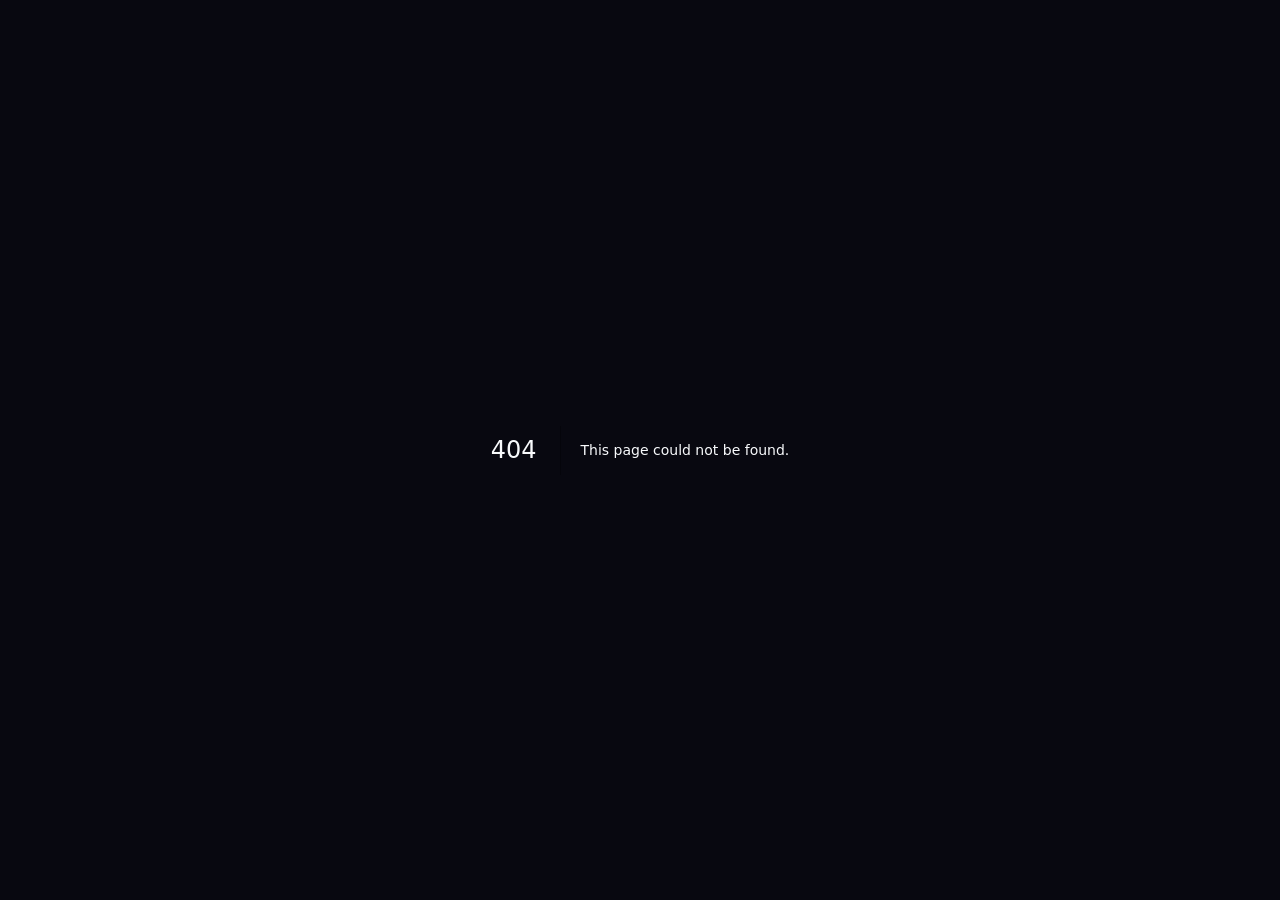
<file: static-build/404/index.html>
<!DOCTYPE html><html lang="en" class="scroll-smooth"><head><meta charSet="utf-8"/><meta name="viewport" content="width=device-width, initial-scale=1"/><link rel="stylesheet" href="../_next/static/css/91c69774a8f02756.css" data-precedence="next"/><link rel="preload" as="script" fetchPriority="low" href="../_next/static/chunks/webpack-cb86a99cd2f791d1.js"/><script src="../_next/static/chunks/fd9d1056-47f1f6ddf2860a78.js" async=""></script><script src="../_next/static/chunks/23-732278dedb09a4eb.js" async=""></script><script src="../_next/static/chunks/main-app-02316d4efc35048b.js" async=""></script><link rel="preconnect" href="https://fonts.googleapis.com"/><link rel="preconnect" href="https://fonts.gstatic.com" crossorigin="anonymous"/><title>404: This page could not be found.</title><title>RGU | Rathinam Global University — Where Students Transform Into Leaders</title><meta name="description" content="Rathinam Global University — Career Ready, Globally Ready, Future Ready. Experience The RGU Way: a structured student transformation model built for the world."/><meta name="keywords" content="Rathinam Global University, RGU, The RGU Way, Career Ready, Global University, Higher Education, Coimbatore, Deemed University"/><meta property="og:title" content="RGU | Rathinam Global University"/><meta property="og:description" content="The RGU Way: Where Students Transform Into Leaders."/><meta property="og:type" content="website"/><meta name="twitter:card" content="summary"/><meta name="twitter:title" content="RGU | Rathinam Global University"/><meta name="twitter:description" content="The RGU Way: Where Students Transform Into Leaders."/><link href="https://fonts.googleapis.com/css2?family=Sora:wght@300;400;500;600;700;800&amp;family=DM+Sans:ital,opsz,wght@0,9..40,300;0,9..40,400;0,9..40,500;0,9..40,600;0,9..40,700;0,9..40,800;1,9..40,400&amp;display=swap" rel="stylesheet"/><script src="../_next/static/chunks/polyfills-78c92fac7aa8fdd8.js" noModule=""></script></head><body class="antialiased" style="background:#080810;color:#f8fafc"><div style="font-family:system-ui,&quot;Segoe UI&quot;,Roboto,Helvetica,Arial,sans-serif,&quot;Apple Color Emoji&quot;,&quot;Segoe UI Emoji&quot;;height:100vh;text-align:center;display:flex;flex-direction:column;align-items:center;justify-content:center"><div><style>body{color:#000;background:#fff;margin:0}.next-error-h1{border-right:1px solid rgba(0,0,0,.3)}@media (prefers-color-scheme:dark){body{color:#fff;background:#000}.next-error-h1{border-right:1px solid rgba(255,255,255,.3)}}</style><h1 class="next-error-h1" style="display:inline-block;margin:0 20px 0 0;padding:0 23px 0 0;font-size:24px;font-weight:500;vertical-align:top;line-height:49px">404</h1><div style="display:inline-block"><h2 style="font-size:14px;font-weight:400;line-height:49px;margin:0">This page could not be found.</h2></div></div></div><script src="../_next/static/chunks/webpack-cb86a99cd2f791d1.js" async=""></script><script>(self.__next_f=self.__next_f||[]).push([0]);self.__next_f.push([2,null])</script><script>self.__next_f.push([1,"1:HL[\"../_next/static/css/91c69774a8f02756.css\",\"style\"]\n"])</script><script>self.__next_f.push([1,"2:I[5751,[],\"\"]\n4:I[9275,[],\"\"]\n5:I[1343,[],\"\"]\nb:I[6130,[],\"\"]\n6:{\"fontFamily\":\"system-ui,\\\"Segoe UI\\\",Roboto,Helvetica,Arial,sans-serif,\\\"Apple Color Emoji\\\",\\\"Segoe UI Emoji\\\"\",\"height\":\"100vh\",\"textAlign\":\"center\",\"display\":\"flex\",\"flexDirection\":\"column\",\"alignItems\":\"center\",\"justifyContent\":\"center\"}\n7:{\"display\":\"inline-block\",\"margin\":\"0 20px 0 0\",\"padding\":\"0 23px 0 0\",\"fontSize\":24,\"fontWeight\":500,\"verticalAlign\":\"top\",\"lineHeight\":\"49px\"}\n8:{\"display\":\"inline-block\"}\n9:{\"fontSize\":14,\"fontWeight\":400,\"lineHeight\":\"49px\",\"margin\":0}\nc:[]\n"])</script><script>self.__next_f.push([1,"0:[[[\"$\",\"link\",\"0\",{\"rel\":\"stylesheet\",\"href\":\"../_next/static/css/91c69774a8f02756.css\",\"precedence\":\"next\",\"crossOrigin\":\"$undefined\"}]],[\"$\",\"$L2\",null,{\"buildId\":\"cZkYU38usXXpE50mq-TUi\",\"assetPrefix\":\"\",\"initialCanonicalUrl\":\"/_not-found/\",\"initialTree\":[\"\",{\"children\":[\"/_not-found\",{\"children\":[\"__PAGE__\",{}]}]},\"$undefined\",\"$undefined\",true],\"initialSeedData\":[\"\",{\"children\":[\"/_not-found\",{\"children\":[\"__PAGE__\",{},[[\"$L3\",[[\"$\",\"title\",null,{\"children\":\"404: This page could not be found.\"}],[\"$\",\"div\",null,{\"style\":{\"fontFamily\":\"system-ui,\\\"Segoe UI\\\",Roboto,Helvetica,Arial,sans-serif,\\\"Apple Color Emoji\\\",\\\"Segoe UI Emoji\\\"\",\"height\":\"100vh\",\"textAlign\":\"center\",\"display\":\"flex\",\"flexDirection\":\"column\",\"alignItems\":\"center\",\"justifyContent\":\"center\"},\"children\":[\"$\",\"div\",null,{\"children\":[[\"$\",\"style\",null,{\"dangerouslySetInnerHTML\":{\"__html\":\"body{color:#000;background:#fff;margin:0}.next-error-h1{border-right:1px solid rgba(0,0,0,.3)}@media (prefers-color-scheme:dark){body{color:#fff;background:#000}.next-error-h1{border-right:1px solid rgba(255,255,255,.3)}}\"}}],[\"$\",\"h1\",null,{\"className\":\"next-error-h1\",\"style\":{\"display\":\"inline-block\",\"margin\":\"0 20px 0 0\",\"padding\":\"0 23px 0 0\",\"fontSize\":24,\"fontWeight\":500,\"verticalAlign\":\"top\",\"lineHeight\":\"49px\"},\"children\":\"404\"}],[\"$\",\"div\",null,{\"style\":{\"display\":\"inline-block\"},\"children\":[\"$\",\"h2\",null,{\"style\":{\"fontSize\":14,\"fontWeight\":400,\"lineHeight\":\"49px\",\"margin\":0},\"children\":\"This page could not be found.\"}]}]]}]}]]],null],null]},[\"$\",\"$L4\",null,{\"parallelRouterKey\":\"children\",\"segmentPath\":[\"children\",\"/_not-found\",\"children\"],\"error\":\"$undefined\",\"errorStyles\":\"$undefined\",\"errorScripts\":\"$undefined\",\"template\":[\"$\",\"$L5\",null,{}],\"templateStyles\":\"$undefined\",\"templateScripts\":\"$undefined\",\"notFound\":\"$undefined\",\"notFoundStyles\":\"$undefined\",\"styles\":null}],null]},[[\"$\",\"html\",null,{\"lang\":\"en\",\"className\":\"scroll-smooth\",\"children\":[[\"$\",\"head\",null,{\"children\":[[\"$\",\"link\",null,{\"rel\":\"preconnect\",\"href\":\"https://fonts.googleapis.com\"}],[\"$\",\"link\",null,{\"rel\":\"preconnect\",\"href\":\"https://fonts.gstatic.com\",\"crossOrigin\":\"anonymous\"}],[\"$\",\"link\",null,{\"href\":\"https://fonts.googleapis.com/css2?family=Sora:wght@300;400;500;600;700;800\u0026family=DM+Sans:ital,opsz,wght@0,9..40,300;0,9..40,400;0,9..40,500;0,9..40,600;0,9..40,700;0,9..40,800;1,9..40,400\u0026display=swap\",\"rel\":\"stylesheet\"}]]}],[\"$\",\"body\",null,{\"className\":\"antialiased\",\"style\":{\"background\":\"#080810\",\"color\":\"#f8fafc\"},\"children\":[\"$\",\"$L4\",null,{\"parallelRouterKey\":\"children\",\"segmentPath\":[\"children\"],\"error\":\"$undefined\",\"errorStyles\":\"$undefined\",\"errorScripts\":\"$undefined\",\"template\":[\"$\",\"$L5\",null,{}],\"templateStyles\":\"$undefined\",\"templateScripts\":\"$undefined\",\"notFound\":[[\"$\",\"title\",null,{\"children\":\"404: This page could not be found.\"}],[\"$\",\"div\",null,{\"style\":\"$6\",\"children\":[\"$\",\"div\",null,{\"children\":[[\"$\",\"style\",null,{\"dangerouslySetInnerHTML\":{\"__html\":\"body{color:#000;background:#fff;margin:0}.next-error-h1{border-right:1px solid rgba(0,0,0,.3)}@media (prefers-color-scheme:dark){body{color:#fff;background:#000}.next-error-h1{border-right:1px solid rgba(255,255,255,.3)}}\"}}],[\"$\",\"h1\",null,{\"className\":\"next-error-h1\",\"style\":\"$7\",\"children\":\"404\"}],[\"$\",\"div\",null,{\"style\":\"$8\",\"children\":[\"$\",\"h2\",null,{\"style\":\"$9\",\"children\":\"This page could not be found.\"}]}]]}]}]],\"notFoundStyles\":[],\"styles\":null}]}]]}],null],null],\"couldBeIntercepted\":false,\"initialHead\":[false,\"$La\"],\"globalErrorComponent\":\"$b\",\"missingSlots\":\"$Wc\"}]]\n"])</script><script>self.__next_f.push([1,"a:[[\"$\",\"meta\",\"0\",{\"name\":\"viewport\",\"content\":\"width=device-width, initial-scale=1\"}],[\"$\",\"meta\",\"1\",{\"charSet\":\"utf-8\"}],[\"$\",\"title\",\"2\",{\"children\":\"RGU | Rathinam Global University — Where Students Transform Into Leaders\"}],[\"$\",\"meta\",\"3\",{\"name\":\"description\",\"content\":\"Rathinam Global University — Career Ready, Globally Ready, Future Ready. Experience The RGU Way: a structured student transformation model built for the world.\"}],[\"$\",\"meta\",\"4\",{\"name\":\"keywords\",\"content\":\"Rathinam Global University, RGU, The RGU Way, Career Ready, Global University, Higher Education, Coimbatore, Deemed University\"}],[\"$\",\"meta\",\"5\",{\"property\":\"og:title\",\"content\":\"RGU | Rathinam Global University\"}],[\"$\",\"meta\",\"6\",{\"property\":\"og:description\",\"content\":\"The RGU Way: Where Students Transform Into Leaders.\"}],[\"$\",\"meta\",\"7\",{\"property\":\"og:type\",\"content\":\"website\"}],[\"$\",\"meta\",\"8\",{\"name\":\"twitter:card\",\"content\":\"summary\"}],[\"$\",\"meta\",\"9\",{\"name\":\"twitter:title\",\"content\":\"RGU | Rathinam Global University\"}],[\"$\",\"meta\",\"10\",{\"name\":\"twitter:description\",\"content\":\"The RGU Way: Where Students Transform Into Leaders.\"}]]\n3:null\n"])</script></body></html>
</file>
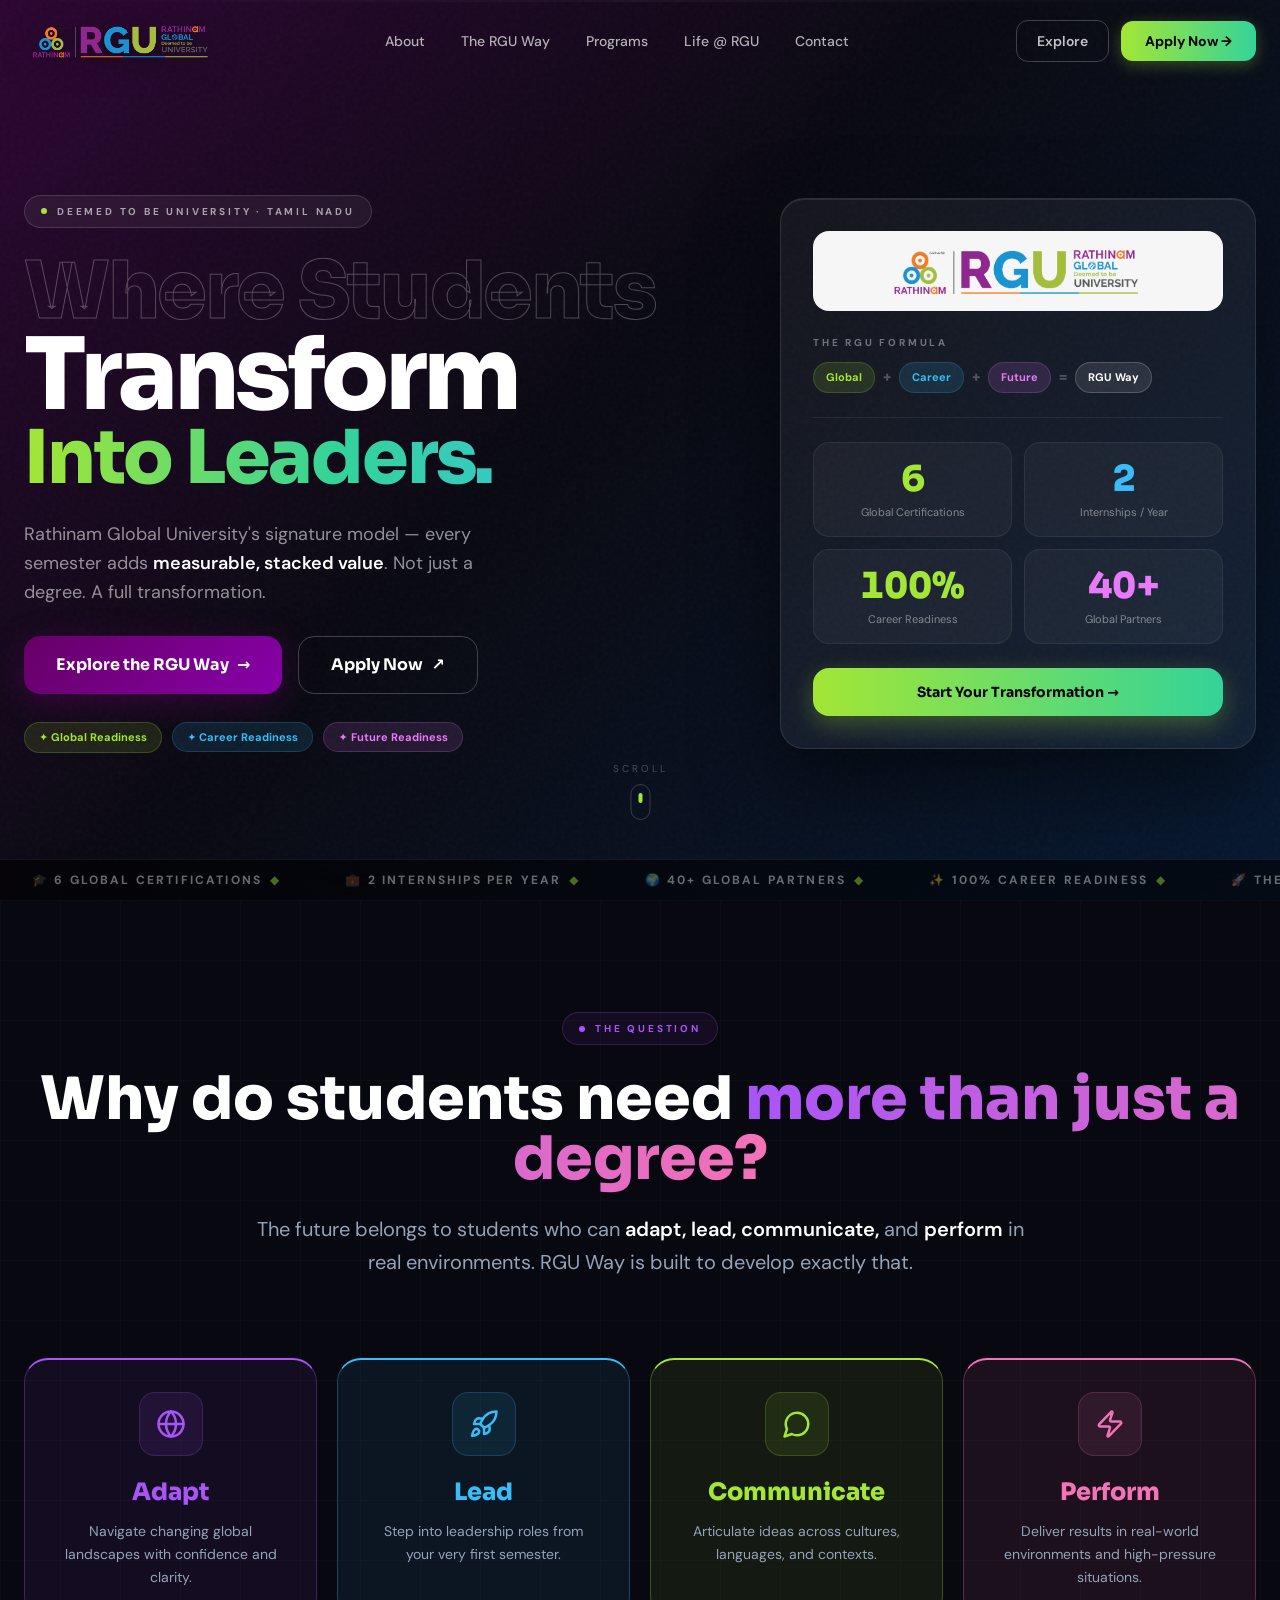
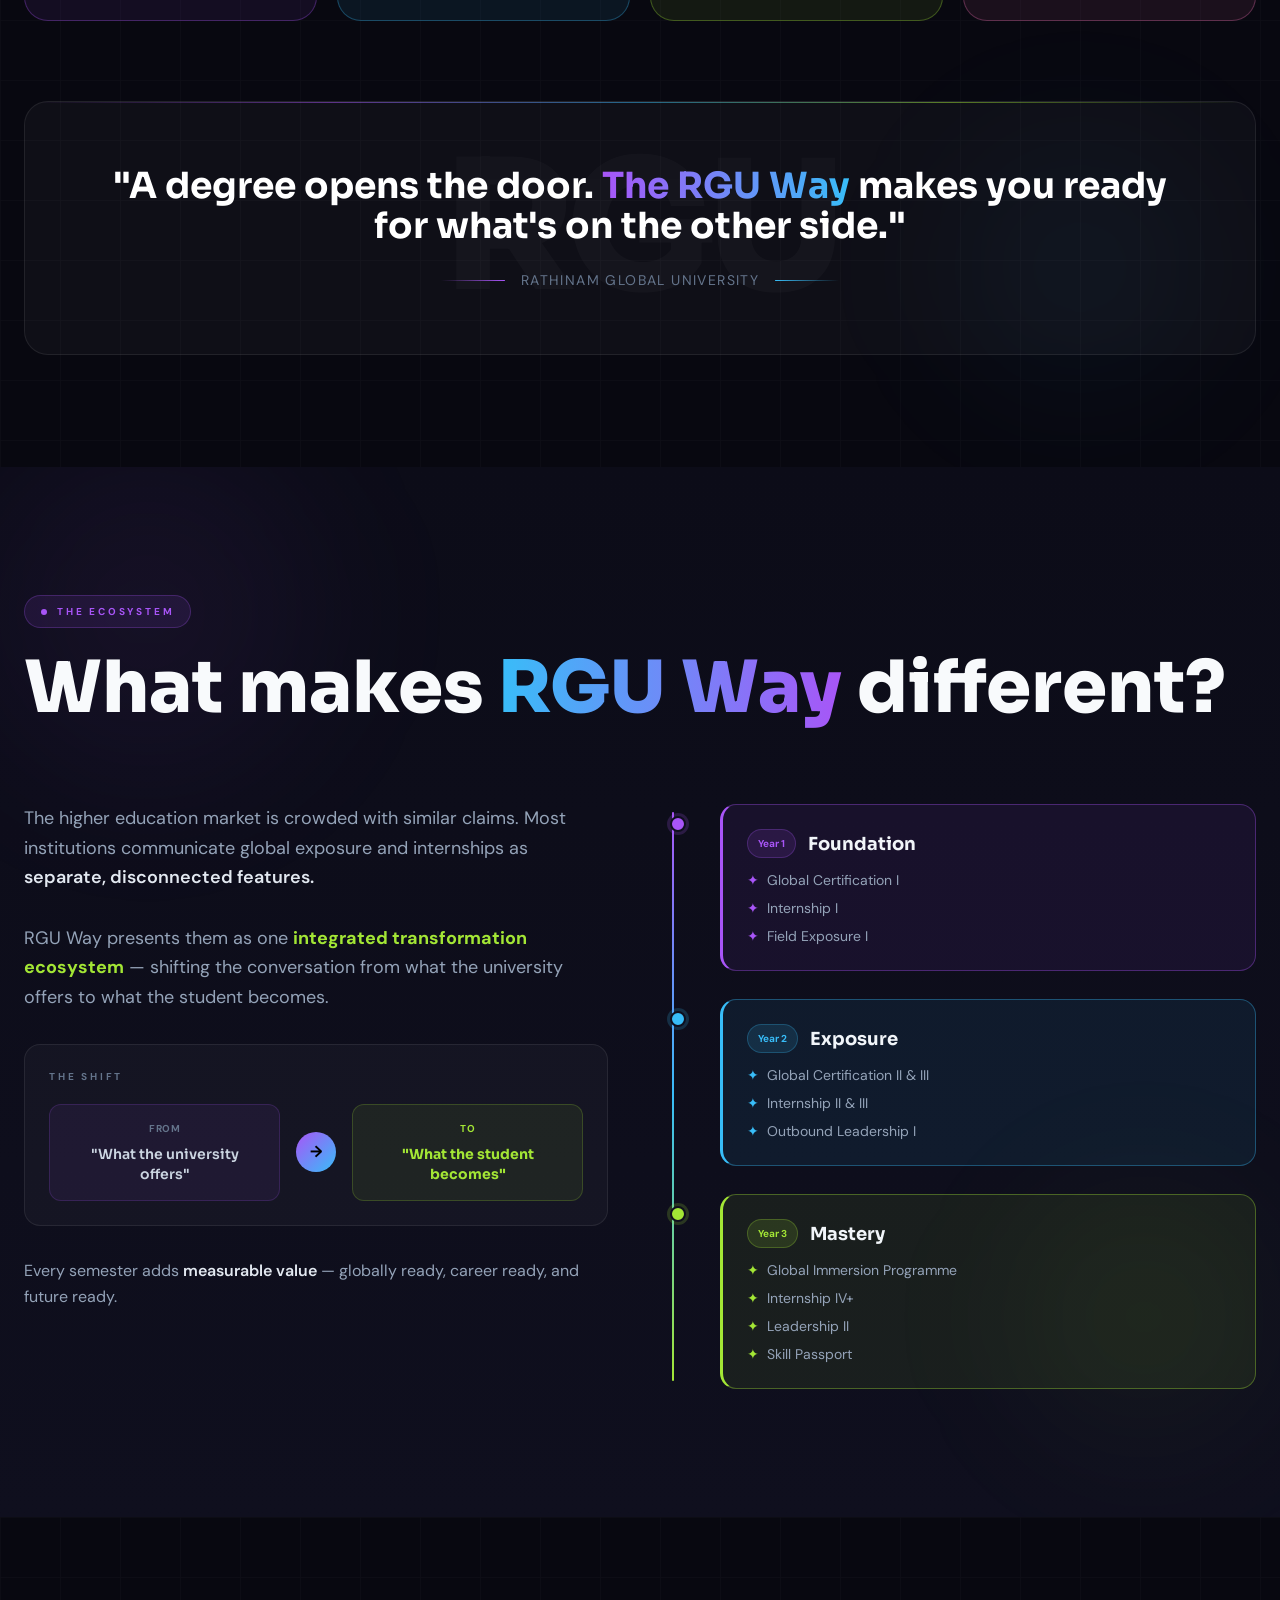
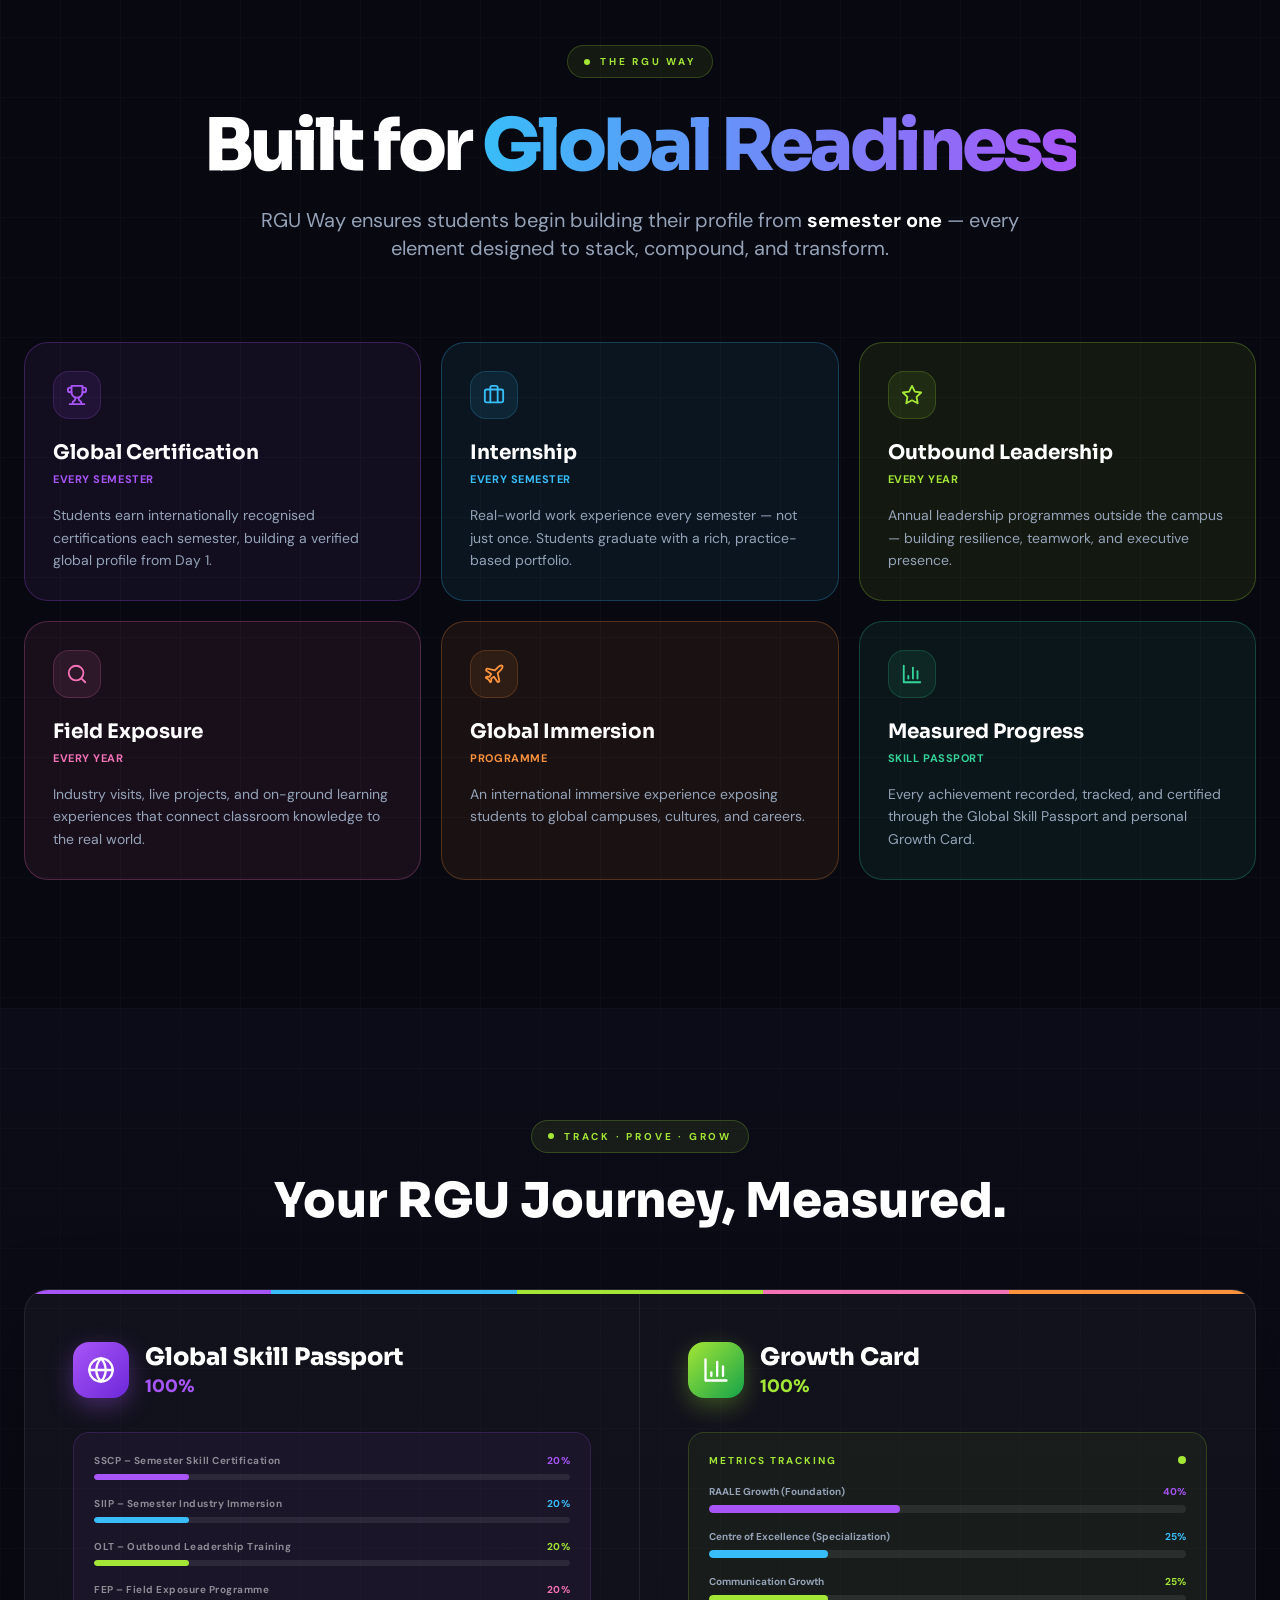
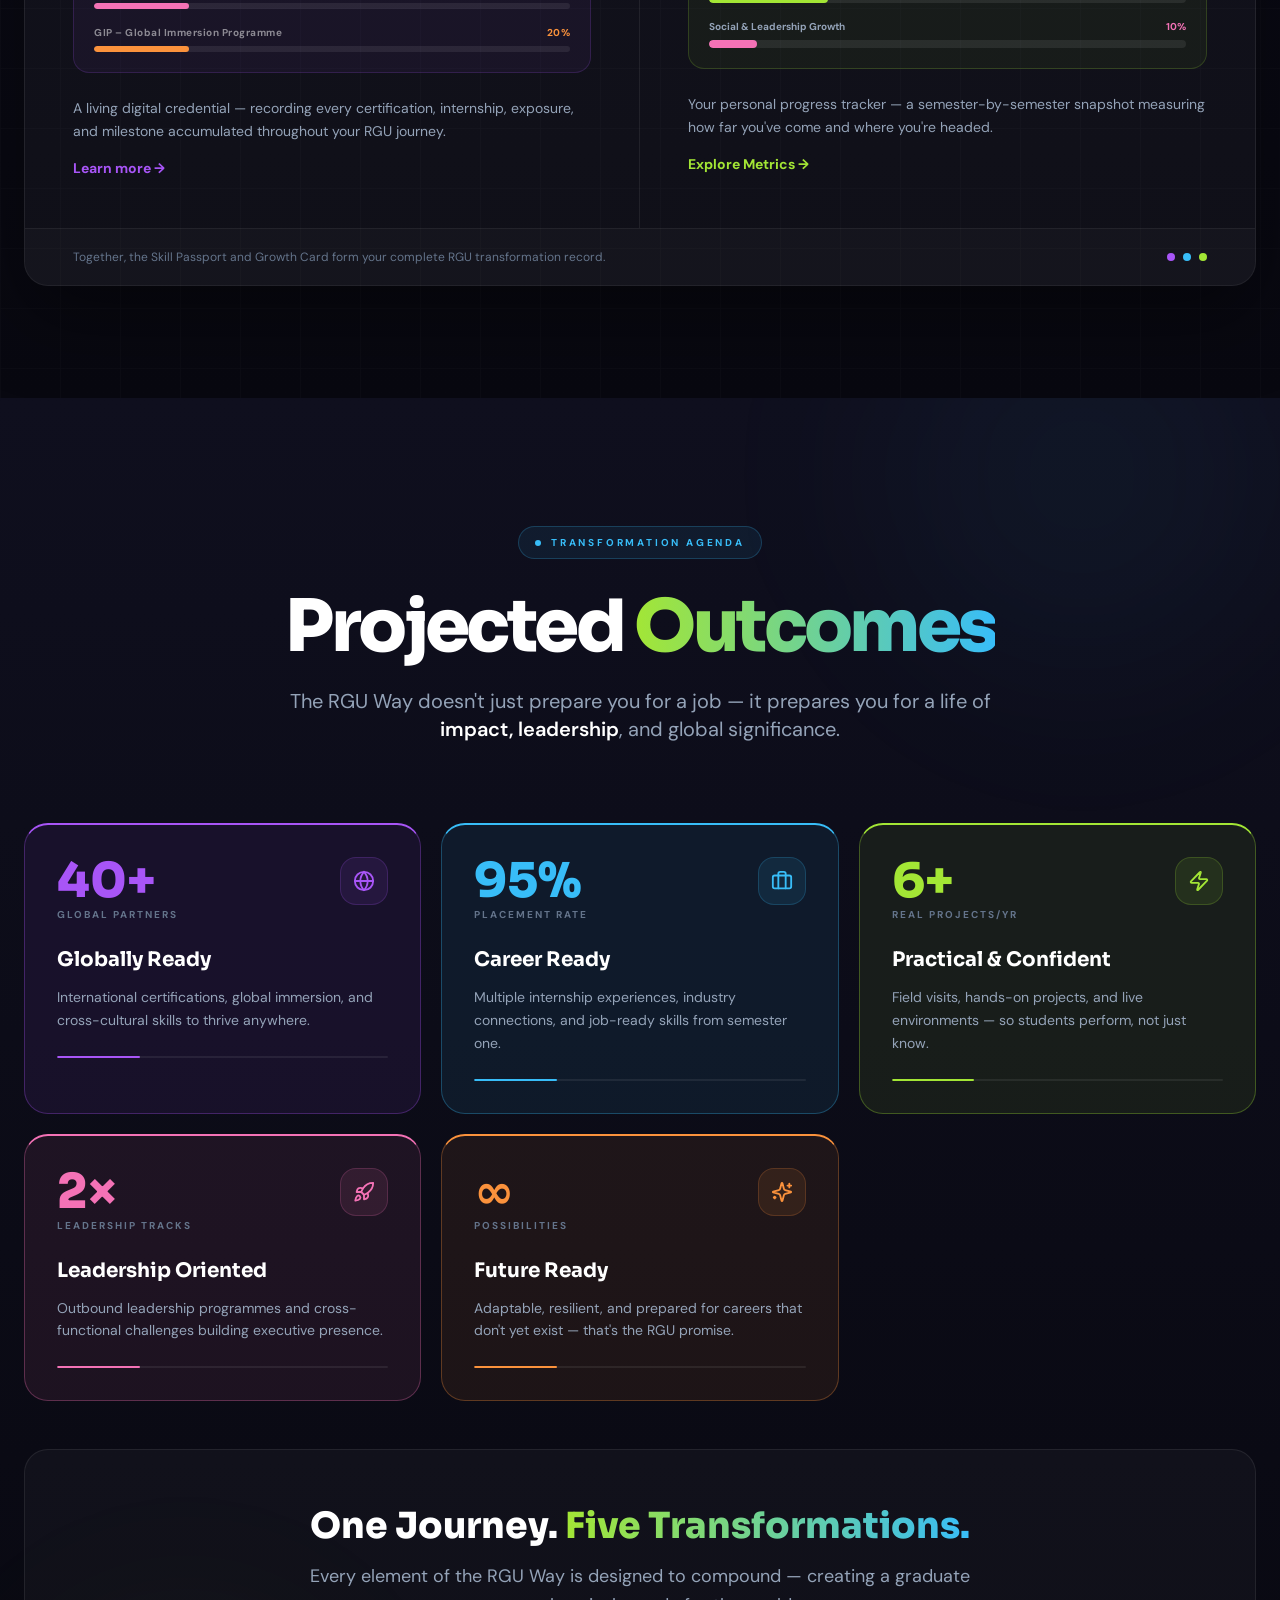
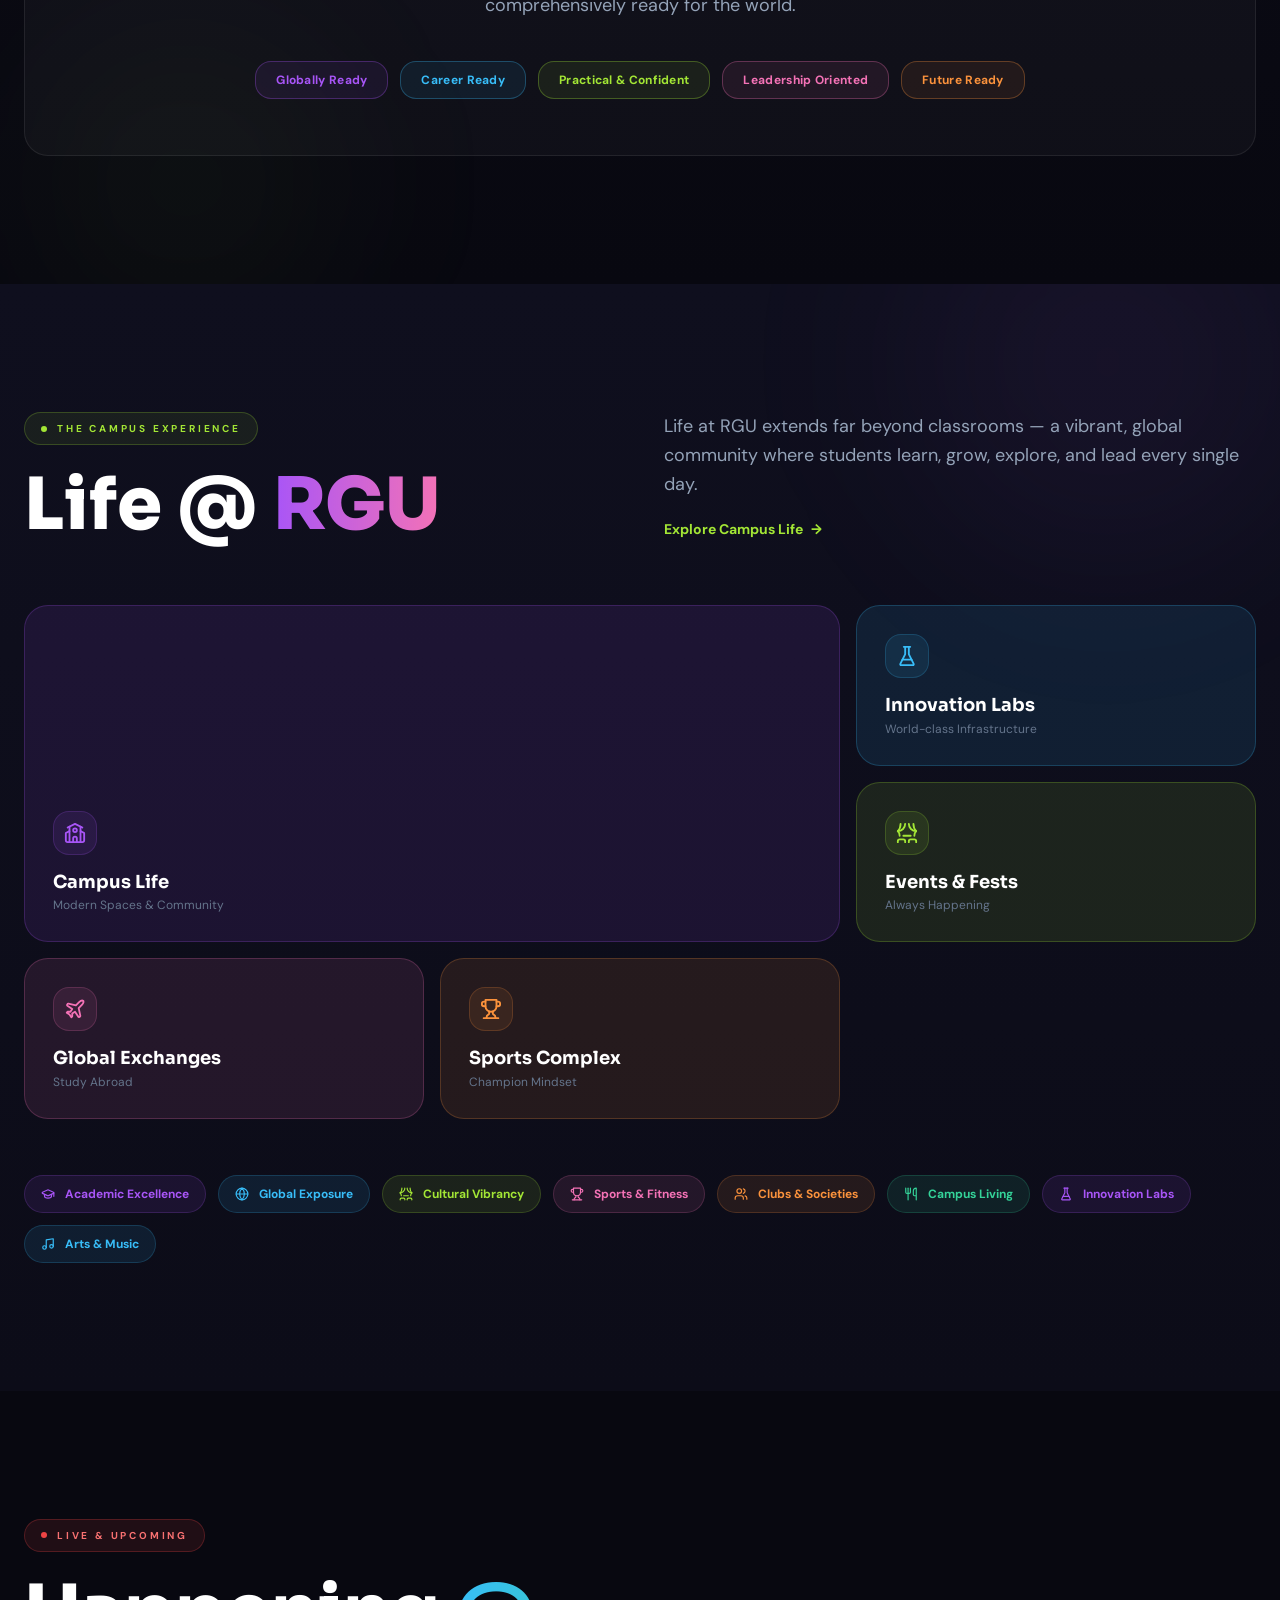
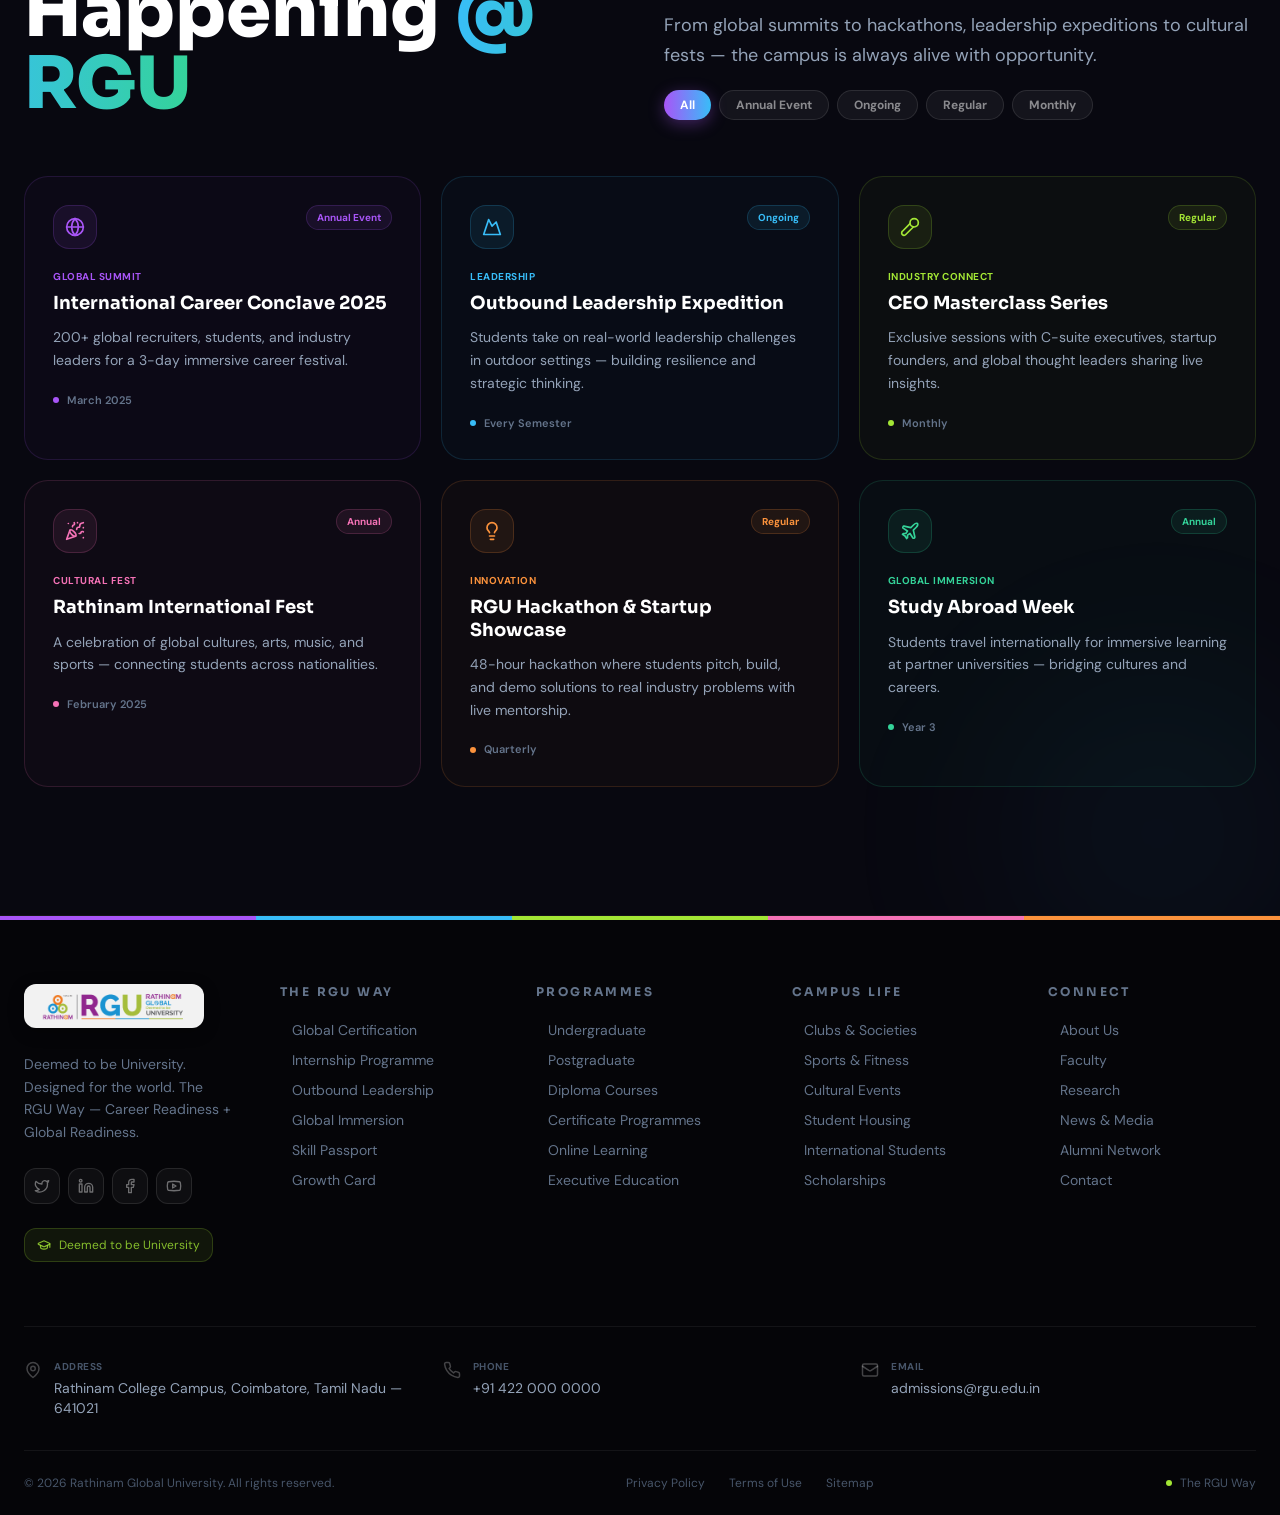
<file: static-build/landing/index.html>
<!DOCTYPE html><html lang="en" class="scroll-smooth"><head><meta charSet="utf-8"/><meta name="viewport" content="width=device-width, initial-scale=1"/><link rel="preload" as="image" href="../logo.png"/><link rel="preload" as="image" href="../rgu.png"/><link rel="stylesheet" href="../_next/static/css/91c69774a8f02756.css" data-precedence="next"/><link rel="preload" as="script" fetchPriority="low" href="../_next/static/chunks/webpack-cb86a99cd2f791d1.js"/><script src="../_next/static/chunks/fd9d1056-47f1f6ddf2860a78.js" async=""></script><script src="../_next/static/chunks/23-732278dedb09a4eb.js" async=""></script><script src="../_next/static/chunks/main-app-02316d4efc35048b.js" async=""></script><script src="../_next/static/chunks/690-f7e0581b0af43dc1.js" async=""></script><script src="../_next/static/chunks/app/landing/page-38d6a2ac2a22431a.js" async=""></script><link rel="preconnect" href="https://fonts.googleapis.com"/><link rel="preconnect" href="https://fonts.gstatic.com" crossorigin="anonymous"/><title>RGU | Rathinam Global University — Where Students Transform Into Leaders</title><meta name="description" content="Rathinam Global University — Career Ready, Globally Ready, Future Ready. Experience The RGU Way: a structured student transformation model built for the world."/><meta name="keywords" content="Rathinam Global University, RGU, The RGU Way, Career Ready, Global University, Higher Education, Coimbatore, Deemed University"/><meta property="og:title" content="RGU | Rathinam Global University"/><meta property="og:description" content="The RGU Way: Where Students Transform Into Leaders."/><meta property="og:type" content="website"/><meta name="twitter:card" content="summary"/><meta name="twitter:title" content="RGU | Rathinam Global University"/><meta name="twitter:description" content="The RGU Way: Where Students Transform Into Leaders."/><link href="https://fonts.googleapis.com/css2?family=Sora:wght@300;400;500;600;700;800&amp;family=DM+Sans:ital,opsz,wght@0,9..40,300;0,9..40,400;0,9..40,500;0,9..40,600;0,9..40,700;0,9..40,800;1,9..40,400&amp;display=swap" rel="stylesheet"/><script src="../_next/static/chunks/polyfills-78c92fac7aa8fdd8.js" noModule=""></script></head><body class="antialiased" style="background:#080810;color:#f8fafc"><main class="relative"><nav class="fixed top-0 left-0 right-0 z-50 transition-all duration-500" style="background:transparent;padding:20px 0"><div class="max-w-7xl mx-auto px-6 flex items-center justify-between"><a href="#" class="flex items-center flex-shrink-0 transition-all duration-300"><img src="../logo.png" alt="RGU" class="h-10 w-auto object-contain drop-shadow-[0_4px_16px_rgba(0,0,0,0.5)] hover:scale-105 transition-transform"/></a><div class="hidden lg:flex items-center gap-1"><a href="#about" class="relative px-4 py-2 text-sm font-inter font-medium rounded-lg transition-colors duration-200 group" style="color:rgba(255,255,255,0.68)">About<span class="absolute bottom-1 left-1/2 -translate-x-1/2 w-0 h-0.5 group-hover:w-5 transition-all duration-300 rounded-full" style="background:#a3e635"></span></a><a href="#rgu-way" class="relative px-4 py-2 text-sm font-inter font-medium rounded-lg transition-colors duration-200 group" style="color:rgba(255,255,255,0.68)">The RGU Way<span class="absolute bottom-1 left-1/2 -translate-x-1/2 w-0 h-0.5 group-hover:w-5 transition-all duration-300 rounded-full" style="background:#a3e635"></span></a><a href="#programs" class="relative px-4 py-2 text-sm font-inter font-medium rounded-lg transition-colors duration-200 group" style="color:rgba(255,255,255,0.68)">Programs<span class="absolute bottom-1 left-1/2 -translate-x-1/2 w-0 h-0.5 group-hover:w-5 transition-all duration-300 rounded-full" style="background:#a3e635"></span></a><a href="#life" class="relative px-4 py-2 text-sm font-inter font-medium rounded-lg transition-colors duration-200 group" style="color:rgba(255,255,255,0.68)">Life @ RGU<span class="absolute bottom-1 left-1/2 -translate-x-1/2 w-0 h-0.5 group-hover:w-5 transition-all duration-300 rounded-full" style="background:#a3e635"></span></a><a href="#contact" class="relative px-4 py-2 text-sm font-inter font-medium rounded-lg transition-colors duration-200 group" style="color:rgba(255,255,255,0.68)">Contact<span class="absolute bottom-1 left-1/2 -translate-x-1/2 w-0 h-0.5 group-hover:w-5 transition-all duration-300 rounded-full" style="background:#a3e635"></span></a></div><div class="hidden lg:flex items-center gap-3"><a href="#explore" class="px-5 py-2.5 rounded-xl text-sm font-semibold font-inter border transition-all duration-300 hover:bg-white/10" style="border-color:rgba(255,255,255,0.22);color:rgba(255,255,255,0.75)">Explore</a><a href="#apply" class="px-6 py-2.5 rounded-xl text-sm font-bold font-inter text-black transition-all duration-300 hover:brightness-110 hover:scale-[1.02]" style="background:linear-gradient(90deg,#a3e635,#34d399);box-shadow:0 4px 16px rgba(163,230,53,.30)">Apply Now →</a></div><button class="lg:hidden p-2 rounded-lg border transition-all duration-200 hover:bg-white/10" style="border-color:rgba(255,255,255,0.2);color:rgba(255,255,255,0.8)" aria-label="Toggle menu"><svg xmlns="http://www.w3.org/2000/svg" width="20" height="20" viewBox="0 0 24 24" fill="none" stroke="currentColor" stroke-width="2" stroke-linecap="round" stroke-linejoin="round" class="lucide lucide-menu"><line x1="4" x2="20" y1="12" y2="12"></line><line x1="4" x2="20" y1="6" y2="6"></line><line x1="4" x2="20" y1="18" y2="18"></line></svg></button></div></nav><section class="relative min-h-screen flex flex-col overflow-hidden" style="background:#080810"><style>
        @keyframes cineTop    { from{transform:translateY(0)} to{transform:translateY(-100%)} }
        @keyframes cineBottom { from{transform:translateY(0)} to{transform:translateY(100%)}  }
        @keyframes ticker     { from{transform:translateX(0)} to{transform:translateX(-50%)}  }
        @keyframes scrollDot  { 0%,100%{transform:translateY(0);opacity:1} 50%{transform:translateY(10px);opacity:.3} }
        @keyframes glowPulse  { 0%,100%{text-shadow:0 0 60px rgba(168,85,247,.5),0 0 120px rgba(168,85,247,.2)} 50%{text-shadow:0 0 90px rgba(168,85,247,.8),0 0 180px rgba(168,85,247,.3)} }
        @keyframes heroFadeUp { from{opacity:0;transform:translateY(26px)} to{opacity:1;transform:translateY(0)} }
        @keyframes heroFadeR  { from{opacity:0;transform:translateX(30px)} to{opacity:1;transform:translateX(0)} }
        @keyframes scanLine   { 0%{top:-3px} 100%{top:100%} }
        @keyframes tagFloat   { 0%,100%{transform:translateY(0)} 50%{transform:translateY(-5px)} }
      </style><div class="absolute top-0 left-0 right-0 z-[60] bg-black pointer-events-none" style="height:18vh"></div><div class="absolute bottom-0 left-0 right-0 z-[60] bg-black pointer-events-none" style="height:18vh"></div><div class="absolute inset-0 overflow-hidden"><video autoPlay="" muted="" loop="" playsInline="" class="absolute w-full h-full object-cover" style="transform:scale(1.10) translate(0.000%,0.000%);transition:transform 0.35s ease-out"><source src="../bgvideo.mp4" type="video/mp4"/></video></div><div class="absolute inset-0 pointer-events-none z-10" style="background:radial-gradient(ellipse 55vw 55vh at 50% 50%, transparent 0%, rgba(8,8,16,.58) 45%, rgba(8,8,16,.9) 75%, rgba(8,8,16,.97) 100%);transition:background 0.06s linear"></div><div class="absolute inset-0 pointer-events-none z-10" style="background:linear-gradient(135deg, rgba(102,0,102,.38) 0%, rgba(0,0,0,0) 45%, rgba(0,60,120,.30) 100%)"></div><div class="absolute left-0 right-0 h-[2px] pointer-events-none z-20 opacity-[0.05]" style="background:linear-gradient(90deg,transparent,rgba(255,255,255,.8),transparent);animation:scanLine 7s linear infinite"></div><div class="absolute inset-0 pointer-events-none z-10 opacity-[0.032]" style="background-image:url(&quot;data:image/svg+xml,%3Csvg viewBox=&#x27;0 0 256 256&#x27; xmlns=&#x27;http://www.w3.org/2000/svg&#x27;%3E%3Cfilter id=&#x27;n&#x27;%3E%3CfeTurbulence type=&#x27;fractalNoise&#x27; baseFrequency=&#x27;0.85&#x27; numOctaves=&#x27;4&#x27; stitchTiles=&#x27;stitch&#x27;/%3E%3C/filter%3E%3Crect width=&#x27;100%25&#x27; height=&#x27;100%25&#x27; filter=&#x27;url(%23n)&#x27;/%3E%3C/svg%3E&quot;)"></div><div class="relative z-30 flex-1 flex flex-col justify-center max-w-7xl mx-auto w-full px-6 pt-28 pb-6"><div class="grid lg:grid-cols-12 gap-10 xl:gap-16 items-center"><div class="lg:col-span-7 space-y-7"><div class="inline-flex items-center gap-2.5 px-4 py-2 rounded-full border border-white/[0.14] backdrop-blur-md" style="background:rgba(255,255,255,0.06);opacity:0"><span class="w-1.5 h-1.5 rounded-full animate-pulse" style="background:#a3e635"></span><span class="text-[10px] font-inter font-bold tracking-[0.28em] uppercase text-white/60">Deemed to be University · Tamil Nadu</span></div><h1 class="font-outfit font-black leading-[1.1] md:leading-[0.9]" style="opacity:0"><span class="block text-[clamp(1.8rem,6.2vw,5.4rem)] mb-1" style="-webkit-text-stroke:1px rgba(255,255,255,.26);color:transparent;letter-spacing:-0.03em">Where Students</span><span class="block text-[clamp(2.2rem,7.8vw,7rem)] text-white" style="letter-spacing:-0.04em;animation:glowPulse 4s ease-in-out infinite">Transform</span><span class="block text-[clamp(1.8rem,5.8vw,5.2rem)] mt-1" style="background:linear-gradient(90deg,#a3e635 0%,#34d399 45%,#38bdf8 100%);-webkit-background-clip:text;-webkit-text-fill-color:transparent;background-clip:text;letter-spacing:-0.03em">Into Leaders.</span></h1><p class="text-white/55 text-lg font-inter leading-relaxed max-w-lg" style="opacity:0">Rathinam Global University&#x27;s signature model — every semester adds <span class="text-white font-semibold">measurable, stacked value</span>. Not just a degree. A full transformation.</p><div class="flex flex-wrap gap-4" style="opacity:0"><a href="#rgu-way" class="group relative px-8 py-4 rounded-2xl font-outfit font-bold text-base text-white overflow-hidden inline-flex items-center gap-2" style="background:linear-gradient(135deg,#660066,#8800aa);box-shadow:0 8px 32px rgba(102,0,102,.45)"><span class="relative z-10 flex items-center gap-2">Explore the RGU Way<span class="group-hover:translate-x-1 transition-transform duration-300">→</span></span><div class="absolute inset-0 opacity-0 group-hover:opacity-100 transition-opacity duration-300" style="background:linear-gradient(135deg,#7a007a,#aa00cc)"></div></a><a href="#apply" class="group px-8 py-4 rounded-2xl font-outfit font-bold text-base border text-white backdrop-blur-md hover:bg-white/10 transition-all duration-300 inline-flex items-center gap-2" style="border-color:rgba(255,255,255,.22)">Apply Now<span class="group-hover:translate-x-0.5 group-hover:-translate-y-0.5 transition-transform duration-300">↗</span></a></div><div class="flex flex-wrap gap-2.5" style="opacity:0"><span class="text-[11px] font-inter font-bold px-3.5 py-1.5 rounded-full" style="background:rgba(163,230,53,.12);color:#a3e635;border:1px solid #a3e63535;animation:tagFloat 3.5s ease-in-out infinite 0s">✦ <!-- -->Global Readiness</span><span class="text-[11px] font-inter font-bold px-3.5 py-1.5 rounded-full" style="background:rgba(56,189,248,.12);color:#38bdf8;border:1px solid #38bdf835;animation:tagFloat 3.5s ease-in-out infinite 0.15s">✦ <!-- -->Career Readiness</span><span class="text-[11px] font-inter font-bold px-3.5 py-1.5 rounded-full" style="background:rgba(232,121,249,.12);color:#e879f9;border:1px solid #e879f935;animation:tagFloat 3.5s ease-in-out infinite 0.3s">✦ <!-- -->Future Readiness</span></div></div><div class="lg:col-span-5" style="opacity:0"><div class="rounded-3xl p-7 xl:p-8 space-y-6" style="background:rgba(255,255,255,.05);backdrop-filter:blur(24px);border:1px solid rgba(255,255,255,.10);box-shadow:0 32px 80px rgba(0,0,0,.5), inset 0 1px 0 rgba(255,255,255,.09)"><div class="rounded-2xl p-3 overflow-hidden" style="background:rgba(255,255,255,.96)"><img src="../rgu.png" alt="RGU" class="w-full h-14 object-contain"/></div><div><p class="text-white/40 text-[10px] font-bold tracking-[0.28em] uppercase mb-3 font-inter">The RGU Formula</p><div class="flex items-center flex-wrap gap-2"><span class="text-[11px] font-inter font-bold px-3 py-1.5 rounded-full" style="color:#a3e635;background:rgba(163,230,53,.13);border:1px solid #a3e63530">Global</span><span class="text-sm font-bold font-outfit" style="color:rgba(255,255,255,.25)">+</span><span class="text-[11px] font-inter font-bold px-3 py-1.5 rounded-full" style="color:#38bdf8;background:rgba(56,189,248,.13);border:1px solid #38bdf830">Career</span><span class="text-sm font-bold font-outfit" style="color:rgba(255,255,255,.25)">+</span><span class="text-[11px] font-inter font-bold px-3 py-1.5 rounded-full" style="color:#e879f9;background:rgba(232,121,249,.13);border:1px solid #e879f930">Future</span><span class="text-sm font-bold font-outfit" style="color:rgba(255,255,255,.25)">=</span><span class="text-[11px] font-inter font-bold px-3 py-1.5 rounded-full" style="color:#ffffff;background:rgba(255,255,255,.10);border:1px solid #ffffff30">RGU Way</span></div></div><div class="h-px" style="background:rgba(255,255,255,.07)"></div><div class="grid grid-cols-2 gap-3"><div class="text-center p-4 rounded-2xl flex flex-col items-center" style="background:rgba(255,255,255,.04);border:1px solid rgba(255,255,255,.07)"><span style="color:#a3e635" class="text-3xl xl:text-4xl font-black font-outfit tabular-nums">0</span><p class="text-white/45 text-[11px] mt-1.5 font-inter leading-snug">Global Certifications</p></div><div class="text-center p-4 rounded-2xl flex flex-col items-center" style="background:rgba(255,255,255,.04);border:1px solid rgba(255,255,255,.07)"><span style="color:#38bdf8" class="text-3xl xl:text-4xl font-black font-outfit tabular-nums">0</span><p class="text-white/45 text-[11px] mt-1.5 font-inter leading-snug">Internships / Year</p></div><div class="text-center p-4 rounded-2xl flex flex-col items-center" style="background:rgba(255,255,255,.04);border:1px solid rgba(255,255,255,.07)"><span style="color:#a3e635" class="text-3xl xl:text-4xl font-black font-outfit tabular-nums">0<!-- -->%</span><p class="text-white/45 text-[11px] mt-1.5 font-inter leading-snug">Career Readiness</p></div><div class="text-center p-4 rounded-2xl flex flex-col items-center" style="background:rgba(255,255,255,.04);border:1px solid rgba(255,255,255,.07)"><span style="color:#e879f9" class="text-3xl xl:text-4xl font-black font-outfit tabular-nums">0<!-- -->+</span><p class="text-white/45 text-[11px] mt-1.5 font-inter leading-snug">Global Partners</p></div></div><a href="#apply" class="block w-full text-center py-3.5 rounded-2xl font-outfit font-bold text-sm text-black transition-all duration-300 hover:brightness-110 hover:scale-[1.02]" style="background:linear-gradient(90deg,#a3e635,#34d399);box-shadow:0 8px 24px rgba(163,230,53,.30)">Start Your Transformation →</a></div></div></div></div><div class="relative z-30 border-t overflow-hidden" style="border-color:rgba(255,255,255,.07);background:rgba(0,0,0,.55);backdrop-filter:blur(16px)"><div class="flex py-3" style="animation:ticker 22s linear infinite"><span class="inline-flex items-center gap-2 text-white/40 text-xs font-bold uppercase tracking-[0.18em] mx-8 font-inter whitespace-nowrap">🎓  6 Global Certifications<span style="color:rgba(163,230,53,.45)">◆</span></span><span class="inline-flex items-center gap-2 text-white/40 text-xs font-bold uppercase tracking-[0.18em] mx-8 font-inter whitespace-nowrap">💼  2 Internships Per Year<span style="color:rgba(163,230,53,.45)">◆</span></span><span class="inline-flex items-center gap-2 text-white/40 text-xs font-bold uppercase tracking-[0.18em] mx-8 font-inter whitespace-nowrap">🌍  40+ Global Partners<span style="color:rgba(163,230,53,.45)">◆</span></span><span class="inline-flex items-center gap-2 text-white/40 text-xs font-bold uppercase tracking-[0.18em] mx-8 font-inter whitespace-nowrap">✨  100% Career Readiness<span style="color:rgba(163,230,53,.45)">◆</span></span><span class="inline-flex items-center gap-2 text-white/40 text-xs font-bold uppercase tracking-[0.18em] mx-8 font-inter whitespace-nowrap">🚀  The RGU Way<span style="color:rgba(163,230,53,.45)">◆</span></span><span class="inline-flex items-center gap-2 text-white/40 text-xs font-bold uppercase tracking-[0.18em] mx-8 font-inter whitespace-nowrap">🏆  Deemed to be University<span style="color:rgba(163,230,53,.45)">◆</span></span><span class="inline-flex items-center gap-2 text-white/40 text-xs font-bold uppercase tracking-[0.18em] mx-8 font-inter whitespace-nowrap">🎓  6 Global Certifications<span style="color:rgba(163,230,53,.45)">◆</span></span><span class="inline-flex items-center gap-2 text-white/40 text-xs font-bold uppercase tracking-[0.18em] mx-8 font-inter whitespace-nowrap">💼  2 Internships Per Year<span style="color:rgba(163,230,53,.45)">◆</span></span><span class="inline-flex items-center gap-2 text-white/40 text-xs font-bold uppercase tracking-[0.18em] mx-8 font-inter whitespace-nowrap">🌍  40+ Global Partners<span style="color:rgba(163,230,53,.45)">◆</span></span><span class="inline-flex items-center gap-2 text-white/40 text-xs font-bold uppercase tracking-[0.18em] mx-8 font-inter whitespace-nowrap">✨  100% Career Readiness<span style="color:rgba(163,230,53,.45)">◆</span></span><span class="inline-flex items-center gap-2 text-white/40 text-xs font-bold uppercase tracking-[0.18em] mx-8 font-inter whitespace-nowrap">🚀  The RGU Way<span style="color:rgba(163,230,53,.45)">◆</span></span><span class="inline-flex items-center gap-2 text-white/40 text-xs font-bold uppercase tracking-[0.18em] mx-8 font-inter whitespace-nowrap">🏆  Deemed to be University<span style="color:rgba(163,230,53,.45)">◆</span></span></div></div><div class="absolute bottom-20 left-1/2 -translate-x-1/2 z-30 flex flex-col items-center gap-2"><span class="text-white/25 text-[10px] font-inter tracking-[0.3em] uppercase">Scroll</span><div class="relative w-5 h-9 rounded-full flex justify-center items-start pt-2" style="border:1px solid rgba(255,255,255,.18)"><div class="w-1 h-2.5 rounded-full" style="background:#a3e635;animation:scrollDot 1.6s ease-in-out infinite"></div></div></div></section><section id="why" class="relative py-28 overflow-hidden" style="background:#080810"><div class="absolute w-[400px] h-[400px] rounded-full pointer-events-none" style="background:radial-gradient(circle,rgba(56,189,248,.06) 0%,transparent 70%);bottom:0;right:0;filter:blur(60px)"></div><div class="absolute inset-0 pointer-events-none opacity-[0.025]" style="background-image:linear-gradient(rgba(255,255,255,.8) 1px,transparent 1px),linear-gradient(90deg,rgba(255,255,255,.8) 1px,transparent 1px);background-size:60px 60px"></div><div class="relative z-10 max-w-7xl mx-auto px-6"><div class="text-center mb-20 transition-all duration-1000 opacity-0 translate-y-10"><div class="inline-flex items-center gap-2.5 px-4 py-2 rounded-full border mb-6" style="background:rgba(168,85,247,.08);border-color:rgba(168,85,247,.22);color:#a855f7"><span class="w-1.5 h-1.5 rounded-full" style="background:#a855f7"></span><span class="text-[10px] font-inter font-bold tracking-[0.28em] uppercase">The Question</span></div><h2 class="font-outfit font-black text-4xl lg:text-6xl text-white leading-tight mb-6">Why do students need<!-- --> <span style="background:linear-gradient(90deg,#a855f7,#f472b6);-webkit-background-clip:text;-webkit-text-fill-color:transparent;background-clip:text">more than just a degree?</span></h2><p class="text-slate-400 text-xl max-w-3xl mx-auto leading-relaxed font-inter">The future belongs to students who can<!-- --> <span class="text-white font-semibold">adapt, lead, communicate,</span> and<!-- --> <span class="text-white font-semibold">perform</span> in real environments. RGU Way is built to develop exactly that.</p></div><div class="grid md:grid-cols-2 lg:grid-cols-4 gap-5 mb-20"><div class="group rounded-3xl p-8 text-center border transition-all duration-700 hover:scale-[1.03] hover:-translate-y-1 cursor-default opacity-0 translate-y-12" style="background:rgba(168,85,247,.08);border-color:rgba(168,85,247,.3);border-top:2px solid #a855f7;transition-delay:0ms"><div class="w-16 h-16 rounded-2xl flex items-center justify-center mx-auto mb-5 transition-transform duration-300 group-hover:scale-110" style="background:#a855f718;border:1px solid #a855f730"><svg xmlns="http://www.w3.org/2000/svg" width="30" height="30" viewBox="0 0 24 24" fill="none" stroke="currentColor" stroke-width="2" stroke-linecap="round" stroke-linejoin="round" class="lucide lucide-globe" style="color:#a855f7"><circle cx="12" cy="12" r="10"></circle><path d="M12 2a14.5 14.5 0 0 0 0 20 14.5 14.5 0 0 0 0-20"></path><path d="M2 12h20"></path></svg></div><h3 class="font-outfit font-black text-2xl mb-3" style="color:#a855f7">Adapt</h3><p class="text-slate-400 text-sm font-inter leading-relaxed">Navigate changing global landscapes with confidence and clarity.</p></div><div class="group rounded-3xl p-8 text-center border transition-all duration-700 hover:scale-[1.03] hover:-translate-y-1 cursor-default opacity-0 translate-y-12" style="background:rgba(56,189,248,.08);border-color:rgba(56,189,248,.3);border-top:2px solid #38bdf8;transition-delay:120ms"><div class="w-16 h-16 rounded-2xl flex items-center justify-center mx-auto mb-5 transition-transform duration-300 group-hover:scale-110" style="background:#38bdf818;border:1px solid #38bdf830"><svg xmlns="http://www.w3.org/2000/svg" width="30" height="30" viewBox="0 0 24 24" fill="none" stroke="currentColor" stroke-width="2" stroke-linecap="round" stroke-linejoin="round" class="lucide lucide-rocket" style="color:#38bdf8"><path d="M4.5 16.5c-1.5 1.26-2 5-2 5s3.74-.5 5-2c.71-.84.7-2.13-.09-2.91a2.18 2.18 0 0 0-2.91-.09z"></path><path d="m12 15-3-3a22 22 0 0 1 2-3.95A12.88 12.88 0 0 1 22 2c0 2.72-.78 7.5-6 11a22.35 22.35 0 0 1-4 2z"></path><path d="M9 12H4s.55-3.03 2-4c1.62-1.08 5 0 5 0"></path><path d="M12 15v5s3.03-.55 4-2c1.08-1.62 0-5 0-5"></path></svg></div><h3 class="font-outfit font-black text-2xl mb-3" style="color:#38bdf8">Lead</h3><p class="text-slate-400 text-sm font-inter leading-relaxed">Step into leadership roles from your very first semester.</p></div><div class="group rounded-3xl p-8 text-center border transition-all duration-700 hover:scale-[1.03] hover:-translate-y-1 cursor-default opacity-0 translate-y-12" style="background:rgba(163,230,53,.08);border-color:rgba(163,230,53,.3);border-top:2px solid #a3e635;transition-delay:240ms"><div class="w-16 h-16 rounded-2xl flex items-center justify-center mx-auto mb-5 transition-transform duration-300 group-hover:scale-110" style="background:#a3e63518;border:1px solid #a3e63530"><svg xmlns="http://www.w3.org/2000/svg" width="30" height="30" viewBox="0 0 24 24" fill="none" stroke="currentColor" stroke-width="2" stroke-linecap="round" stroke-linejoin="round" class="lucide lucide-message-circle" style="color:#a3e635"><path d="M7.9 20A9 9 0 1 0 4 16.1L2 22Z"></path></svg></div><h3 class="font-outfit font-black text-2xl mb-3" style="color:#a3e635">Communicate</h3><p class="text-slate-400 text-sm font-inter leading-relaxed">Articulate ideas across cultures, languages, and contexts.</p></div><div class="group rounded-3xl p-8 text-center border transition-all duration-700 hover:scale-[1.03] hover:-translate-y-1 cursor-default opacity-0 translate-y-12" style="background:rgba(244,114,182,.08);border-color:rgba(244,114,182,.3);border-top:2px solid #f472b6;transition-delay:360ms"><div class="w-16 h-16 rounded-2xl flex items-center justify-center mx-auto mb-5 transition-transform duration-300 group-hover:scale-110" style="background:#f472b618;border:1px solid #f472b630"><svg xmlns="http://www.w3.org/2000/svg" width="30" height="30" viewBox="0 0 24 24" fill="none" stroke="currentColor" stroke-width="2" stroke-linecap="round" stroke-linejoin="round" class="lucide lucide-zap" style="color:#f472b6"><path d="M4 14a1 1 0 0 1-.78-1.63l9.9-10.2a.5.5 0 0 1 .86.46l-1.92 6.02A1 1 0 0 0 13 10h7a1 1 0 0 1 .78 1.63l-9.9 10.2a.5.5 0 0 1-.86-.46l1.92-6.02A1 1 0 0 0 11 14z"></path></svg></div><h3 class="font-outfit font-black text-2xl mb-3" style="color:#f472b6">Perform</h3><p class="text-slate-400 text-sm font-inter leading-relaxed">Deliver results in real-world environments and high-pressure situations.</p></div></div><div class="relative rounded-3xl overflow-hidden border transition-all duration-1000 delay-500 opacity-0 scale-95" style="background:rgba(255,255,255,.03);border-color:rgba(255,255,255,.08)"><div class="absolute inset-0 flex items-center justify-center pointer-events-none select-none"><span class="font-outfit font-black text-[120px] lg:text-[180px] leading-none text-white opacity-[0.022] tracking-tighter">RGU</span></div><div class="absolute top-0 left-0 right-0 h-px" style="background:linear-gradient(90deg,transparent,rgba(168,85,247,.5),rgba(56,189,248,.5),rgba(163,230,53,.5),transparent)"></div><div class="relative z-10 p-10 lg:p-16 text-center"><p class="font-outfit font-bold text-2xl lg:text-4xl leading-relaxed text-white">&quot;A degree opens the door.<!-- --> <span style="background:linear-gradient(90deg,#a855f7,#38bdf8);-webkit-background-clip:text;-webkit-text-fill-color:transparent;background-clip:text">The RGU Way</span> <!-- -->makes you ready for what&#x27;s on the other side.&quot;</p><div class="mt-6 flex items-center justify-center gap-4"><div class="h-px w-16 rounded-full" style="background:linear-gradient(90deg,transparent,#a855f7)"></div><span class="text-slate-500 text-sm font-inter tracking-widest uppercase">Rathinam Global University</span><div class="h-px w-16 rounded-full" style="background:linear-gradient(90deg,#38bdf8,transparent)"></div></div></div></div></div></section><section id="rgu-way" class="relative py-32 overflow-hidden" style="background:linear-gradient(180deg,#0c0c18 0%,#0f0f1e 100%)"><div class="absolute w-[500px] h-[500px] rounded-full pointer-events-none" style="background:radial-gradient(circle,rgba(168,85,247,.08) 0%,transparent 70%);top:-10%;left:-8%;filter:blur(60px)"></div><div class="absolute w-[400px] h-[400px] rounded-full pointer-events-none" style="background:radial-gradient(circle,rgba(163,230,53,.06) 0%,transparent 70%);bottom:0;right:-5%;filter:blur(60px)"></div><div class="relative z-10 max-w-7xl mx-auto px-6"><div class="mb-20 transition-all duration-700 opacity-0 translate-y-8"><div class="inline-flex items-center gap-2.5 px-4 py-2 rounded-full border mb-6" style="background:rgba(168,85,247,.1);border-color:rgba(168,85,247,.25);color:#a855f7"><span class="w-1.5 h-1.5 rounded-full animate-pulse" style="background:#a855f7"></span><span class="text-[10px] font-inter font-bold tracking-[0.28em] uppercase">The Ecosystem</span></div><h2 class="font-outfit font-black text-4xl lg:text-6xl xl:text-7xl leading-tight" style="color:#f8fafc">What makes<!-- --> <span style="background:linear-gradient(90deg,#38bdf8,#a855f7);-webkit-background-clip:text;-webkit-text-fill-color:transparent;background-clip:text">RGU Way</span> <!-- -->different?</h2></div><div class="grid lg:grid-cols-2 gap-16 items-start"><div class="space-y-8 transition-all duration-1000 opacity-0 translate-y-12"><p class="text-slate-400 text-lg leading-relaxed font-inter">The higher education market is crowded with similar claims. Most institutions communicate global exposure and internships as<!-- --> <span class="text-slate-200 font-semibold">separate, disconnected features.</span></p><p class="text-slate-400 text-lg leading-relaxed font-inter">RGU Way presents them as one<!-- --> <span class="font-bold" style="color:#a3e635">integrated transformation ecosystem</span> <!-- -->— shifting the conversation from what the university offers to what the student becomes.</p><div class="rounded-2xl p-6 border" style="background:rgba(255,255,255,.03);border-color:rgba(255,255,255,.08)"><p class="text-slate-500 text-[10px] font-inter tracking-[0.28em] uppercase mb-5 font-bold">The Shift</p><div class="flex items-center gap-4"><div class="flex-1 p-4 rounded-xl text-center border" style="background:rgba(168,85,247,.07);border-color:rgba(168,85,247,.18)"><p class="text-[10px] text-slate-500 font-inter mb-2 font-bold uppercase tracking-wider">FROM</p><p class="font-outfit font-semibold text-slate-300 text-sm">&quot;What the university offers&quot;</p></div><div class="flex-shrink-0 w-10 h-10 rounded-full flex items-center justify-center font-bold text-black text-base" style="background:linear-gradient(135deg,#a855f7,#38bdf8)">→</div><div class="flex-1 p-4 rounded-xl text-center border" style="background:rgba(163,230,53,.07);border-color:rgba(163,230,53,.2)"><p class="text-[10px] font-inter mb-2 font-bold uppercase tracking-wider" style="color:#a3e635">TO</p><p class="font-outfit font-bold text-sm" style="color:#a3e635">&quot;What the student becomes&quot;</p></div></div></div><p class="text-slate-400 text-base leading-relaxed font-inter">Every semester adds <span class="text-slate-200 font-semibold">measurable value</span> — globally ready, career ready, and future ready.</p></div><div class="relative pl-8 transition-all duration-1000 delay-300 opacity-0 translate-y-12"><div class="absolute left-0 top-2 bottom-2 w-0.5 rounded-full" style="background:linear-gradient(to bottom,#a855f7,#38bdf8,#a3e635)"></div><div class="relative mb-7 last:mb-0"><div class="absolute -left-[34px] w-4 h-4 rounded-full border-2 border-[#0f0f1e]" style="background:#a855f7;top:12px;box-shadow:0 0 0 3px #a855f730"></div><div class="rounded-2xl p-6 ml-4 border transition-all duration-300 hover:scale-[1.01]" style="background:rgba(168,85,247,.08);border-color:rgba(168,85,247,.35);border-left:3px solid #a855f7"><div class="flex items-center gap-3 mb-3"><span class="text-[10px] font-inter font-bold px-2.5 py-1.5 rounded-full" style="background:#a855f720;color:#a855f7;border:1px solid #a855f740">Year 1</span><h4 class="font-outfit font-bold text-slate-100 text-lg">Foundation</h4></div><ul class="space-y-2"><li class="flex items-center gap-2 text-sm text-slate-400 font-inter"><span style="color:#a855f7">✦</span> <!-- -->Global Certification I</li><li class="flex items-center gap-2 text-sm text-slate-400 font-inter"><span style="color:#a855f7">✦</span> <!-- -->Internship I</li><li class="flex items-center gap-2 text-sm text-slate-400 font-inter"><span style="color:#a855f7">✦</span> <!-- -->Field Exposure I</li></ul></div></div><div class="relative mb-7 last:mb-0"><div class="absolute -left-[34px] w-4 h-4 rounded-full border-2 border-[#0f0f1e]" style="background:#38bdf8;top:12px;box-shadow:0 0 0 3px #38bdf830"></div><div class="rounded-2xl p-6 ml-4 border transition-all duration-300 hover:scale-[1.01]" style="background:rgba(56,189,248,.08);border-color:rgba(56,189,248,.35);border-left:3px solid #38bdf8"><div class="flex items-center gap-3 mb-3"><span class="text-[10px] font-inter font-bold px-2.5 py-1.5 rounded-full" style="background:#38bdf820;color:#38bdf8;border:1px solid #38bdf840">Year 2</span><h4 class="font-outfit font-bold text-slate-100 text-lg">Exposure</h4></div><ul class="space-y-2"><li class="flex items-center gap-2 text-sm text-slate-400 font-inter"><span style="color:#38bdf8">✦</span> <!-- -->Global Certification II &amp; III</li><li class="flex items-center gap-2 text-sm text-slate-400 font-inter"><span style="color:#38bdf8">✦</span> <!-- -->Internship II &amp; III</li><li class="flex items-center gap-2 text-sm text-slate-400 font-inter"><span style="color:#38bdf8">✦</span> <!-- -->Outbound Leadership I</li></ul></div></div><div class="relative mb-7 last:mb-0"><div class="absolute -left-[34px] w-4 h-4 rounded-full border-2 border-[#0f0f1e]" style="background:#a3e635;top:12px;box-shadow:0 0 0 3px #a3e63530"></div><div class="rounded-2xl p-6 ml-4 border transition-all duration-300 hover:scale-[1.01]" style="background:rgba(163,230,53,.08);border-color:rgba(163,230,53,.35);border-left:3px solid #a3e635"><div class="flex items-center gap-3 mb-3"><span class="text-[10px] font-inter font-bold px-2.5 py-1.5 rounded-full" style="background:#a3e63520;color:#a3e635;border:1px solid #a3e63540">Year 3</span><h4 class="font-outfit font-bold text-slate-100 text-lg">Mastery</h4></div><ul class="space-y-2"><li class="flex items-center gap-2 text-sm text-slate-400 font-inter"><span style="color:#a3e635">✦</span> <!-- -->Global Immersion Programme</li><li class="flex items-center gap-2 text-sm text-slate-400 font-inter"><span style="color:#a3e635">✦</span> <!-- -->Internship IV+</li><li class="flex items-center gap-2 text-sm text-slate-400 font-inter"><span style="color:#a3e635">✦</span> <!-- -->Leadership II</li><li class="flex items-center gap-2 text-sm text-slate-400 font-inter"><span style="color:#a3e635">✦</span> <!-- -->Skill Passport</li></ul></div></div></div></div></div></section><section id="core-promise" class="relative py-32 overflow-hidden" style="background:#080810"><div class="absolute inset-0 pointer-events-none opacity-[0.025]" style="background-image:linear-gradient(rgba(255,255,255,.8) 1px,transparent 1px),linear-gradient(90deg,rgba(255,255,255,.8) 1px,transparent 1px);background-size:60px 60px"></div><div class="relative z-10 max-w-7xl mx-auto px-6"><div class="text-center mb-20 transition-all duration-1000 opacity-0 translate-y-10"><div class="inline-flex items-center gap-2.5 px-4 py-2 rounded-full border mb-8" style="background:rgba(163,230,53,.08);border-color:rgba(163,230,53,.22);color:#a3e635"><span class="w-1.5 h-1.5 rounded-full animate-pulse" style="background:#a3e635"></span><span class="text-[10px] font-inter font-bold tracking-[0.28em] uppercase">The RGU Way</span></div><h2 class="font-outfit font-black text-5xl lg:text-7xl leading-tight mb-6 tracking-tighter text-white">Built for<!-- --> <span style="background:linear-gradient(90deg,#38bdf8,#a855f7);-webkit-background-clip:text;-webkit-text-fill-color:transparent;background-clip:text">Global Readiness</span></h2><p class="text-slate-400 text-lg lg:text-xl max-w-3xl mx-auto leading-relaxed font-inter">RGU Way ensures students begin building their profile from<!-- --> <span class="text-white font-bold">semester one</span> — every element designed to stack, compound, and transform.</p></div><div class="grid md:grid-cols-2 lg:grid-cols-3 gap-5"><div class="group relative rounded-3xl p-7 border overflow-hidden cursor-default transition-all duration-700 hover:scale-[1.02] hover:-translate-y-1 opacity-0 translate-y-16" style="background:rgba(168,85,247,.07);border-color:rgba(168,85,247,.25);transition-delay:0ms;box-shadow:0 0 0 0 #a855f700"><div class="absolute top-0 left-0 right-0 h-px opacity-0 group-hover:opacity-100 transition-opacity duration-300" style="background:linear-gradient(90deg,transparent,#a855f7,transparent)"></div><div class="w-12 h-12 rounded-2xl flex items-center justify-center mb-5" style="background:#a855f718;border:1px solid #a855f730"><svg xmlns="http://www.w3.org/2000/svg" width="22" height="22" viewBox="0 0 24 24" fill="none" stroke="currentColor" stroke-width="2" stroke-linecap="round" stroke-linejoin="round" class="lucide lucide-trophy" style="color:#a855f7"><path d="M6 9H4.5a2.5 2.5 0 0 1 0-5H6"></path><path d="M18 9h1.5a2.5 2.5 0 0 0 0-5H18"></path><path d="M4 22h16"></path><path d="M10 14.66V17c0 .55-.47.98-.97 1.21C7.85 18.75 7 20.24 7 22"></path><path d="M14 14.66V17c0 .55.47.98.97 1.21C16.15 18.75 17 20.24 17 22"></path><path d="M18 2H6v7a6 6 0 0 0 12 0V2Z"></path></svg></div><h3 class="font-outfit font-bold text-xl text-white mb-1">Global Certification</h3><p class="text-[11px] font-inter font-bold uppercase tracking-wider mb-4" style="color:#a855f7">Every Semester</p><p class="text-slate-400 text-sm font-inter leading-relaxed">Students earn internationally recognised certifications each semester, building a verified global profile from Day 1.</p><div class="absolute bottom-0 left-0 right-0 h-0.5 scale-x-0 group-hover:scale-x-100 transition-transform duration-500 origin-left" style="background:linear-gradient(90deg,#a855f7,transparent)"></div></div><div class="group relative rounded-3xl p-7 border overflow-hidden cursor-default transition-all duration-700 hover:scale-[1.02] hover:-translate-y-1 opacity-0 translate-y-16" style="background:rgba(56,189,248,.07);border-color:rgba(56,189,248,.25);transition-delay:80ms;box-shadow:0 0 0 0 #38bdf800"><div class="absolute top-0 left-0 right-0 h-px opacity-0 group-hover:opacity-100 transition-opacity duration-300" style="background:linear-gradient(90deg,transparent,#38bdf8,transparent)"></div><div class="w-12 h-12 rounded-2xl flex items-center justify-center mb-5" style="background:#38bdf818;border:1px solid #38bdf830"><svg xmlns="http://www.w3.org/2000/svg" width="22" height="22" viewBox="0 0 24 24" fill="none" stroke="currentColor" stroke-width="2" stroke-linecap="round" stroke-linejoin="round" class="lucide lucide-briefcase" style="color:#38bdf8"><path d="M16 20V4a2 2 0 0 0-2-2h-4a2 2 0 0 0-2 2v16"></path><rect width="20" height="14" x="2" y="6" rx="2"></rect></svg></div><h3 class="font-outfit font-bold text-xl text-white mb-1">Internship</h3><p class="text-[11px] font-inter font-bold uppercase tracking-wider mb-4" style="color:#38bdf8">Every Semester</p><p class="text-slate-400 text-sm font-inter leading-relaxed">Real-world work experience every semester — not just once. Students graduate with a rich, practice-based portfolio.</p><div class="absolute bottom-0 left-0 right-0 h-0.5 scale-x-0 group-hover:scale-x-100 transition-transform duration-500 origin-left" style="background:linear-gradient(90deg,#38bdf8,transparent)"></div></div><div class="group relative rounded-3xl p-7 border overflow-hidden cursor-default transition-all duration-700 hover:scale-[1.02] hover:-translate-y-1 opacity-0 translate-y-16" style="background:rgba(163,230,53,.07);border-color:rgba(163,230,53,.25);transition-delay:160ms;box-shadow:0 0 0 0 #a3e63500"><div class="absolute top-0 left-0 right-0 h-px opacity-0 group-hover:opacity-100 transition-opacity duration-300" style="background:linear-gradient(90deg,transparent,#a3e635,transparent)"></div><div class="w-12 h-12 rounded-2xl flex items-center justify-center mb-5" style="background:#a3e63518;border:1px solid #a3e63530"><svg xmlns="http://www.w3.org/2000/svg" width="22" height="22" viewBox="0 0 24 24" fill="none" stroke="currentColor" stroke-width="2" stroke-linecap="round" stroke-linejoin="round" class="lucide lucide-star" style="color:#a3e635"><polygon points="12 2 15.09 8.26 22 9.27 17 14.14 18.18 21.02 12 17.77 5.82 21.02 7 14.14 2 9.27 8.91 8.26 12 2"></polygon></svg></div><h3 class="font-outfit font-bold text-xl text-white mb-1">Outbound Leadership</h3><p class="text-[11px] font-inter font-bold uppercase tracking-wider mb-4" style="color:#a3e635">Every Year</p><p class="text-slate-400 text-sm font-inter leading-relaxed">Annual leadership programmes outside the campus — building resilience, teamwork, and executive presence.</p><div class="absolute bottom-0 left-0 right-0 h-0.5 scale-x-0 group-hover:scale-x-100 transition-transform duration-500 origin-left" style="background:linear-gradient(90deg,#a3e635,transparent)"></div></div><div class="group relative rounded-3xl p-7 border overflow-hidden cursor-default transition-all duration-700 hover:scale-[1.02] hover:-translate-y-1 opacity-0 translate-y-16" style="background:rgba(244,114,182,.07);border-color:rgba(244,114,182,.25);transition-delay:240ms;box-shadow:0 0 0 0 #f472b600"><div class="absolute top-0 left-0 right-0 h-px opacity-0 group-hover:opacity-100 transition-opacity duration-300" style="background:linear-gradient(90deg,transparent,#f472b6,transparent)"></div><div class="w-12 h-12 rounded-2xl flex items-center justify-center mb-5" style="background:#f472b618;border:1px solid #f472b630"><svg xmlns="http://www.w3.org/2000/svg" width="22" height="22" viewBox="0 0 24 24" fill="none" stroke="currentColor" stroke-width="2" stroke-linecap="round" stroke-linejoin="round" class="lucide lucide-search" style="color:#f472b6"><circle cx="11" cy="11" r="8"></circle><path d="m21 21-4.3-4.3"></path></svg></div><h3 class="font-outfit font-bold text-xl text-white mb-1">Field Exposure</h3><p class="text-[11px] font-inter font-bold uppercase tracking-wider mb-4" style="color:#f472b6">Every Year</p><p class="text-slate-400 text-sm font-inter leading-relaxed">Industry visits, live projects, and on-ground learning experiences that connect classroom knowledge to the real world.</p><div class="absolute bottom-0 left-0 right-0 h-0.5 scale-x-0 group-hover:scale-x-100 transition-transform duration-500 origin-left" style="background:linear-gradient(90deg,#f472b6,transparent)"></div></div><div class="group relative rounded-3xl p-7 border overflow-hidden cursor-default transition-all duration-700 hover:scale-[1.02] hover:-translate-y-1 opacity-0 translate-y-16" style="background:rgba(251,146,60,.07);border-color:rgba(251,146,60,.25);transition-delay:320ms;box-shadow:0 0 0 0 #fb923c00"><div class="absolute top-0 left-0 right-0 h-px opacity-0 group-hover:opacity-100 transition-opacity duration-300" style="background:linear-gradient(90deg,transparent,#fb923c,transparent)"></div><div class="w-12 h-12 rounded-2xl flex items-center justify-center mb-5" style="background:#fb923c18;border:1px solid #fb923c30"><svg xmlns="http://www.w3.org/2000/svg" width="22" height="22" viewBox="0 0 24 24" fill="none" stroke="currentColor" stroke-width="2" stroke-linecap="round" stroke-linejoin="round" class="lucide lucide-plane" style="color:#fb923c"><path d="M17.8 19.2 16 11l3.5-3.5C21 6 21.5 4 21 3c-1-.5-3 0-4.5 1.5L13 8 4.8 6.2c-.5-.1-.9.1-1.1.5l-.3.5c-.2.5-.1 1 .3 1.3L9 12l-2 3H4l-1 1 3 2 2 3 1-1v-3l3-2 3.5 5.3c.3.4.8.5 1.3.3l.5-.2c.4-.3.6-.7.5-1.2z"></path></svg></div><h3 class="font-outfit font-bold text-xl text-white mb-1">Global Immersion</h3><p class="text-[11px] font-inter font-bold uppercase tracking-wider mb-4" style="color:#fb923c">Programme</p><p class="text-slate-400 text-sm font-inter leading-relaxed">An international immersive experience exposing students to global campuses, cultures, and careers.</p><div class="absolute bottom-0 left-0 right-0 h-0.5 scale-x-0 group-hover:scale-x-100 transition-transform duration-500 origin-left" style="background:linear-gradient(90deg,#fb923c,transparent)"></div></div><div class="group relative rounded-3xl p-7 border overflow-hidden cursor-default transition-all duration-700 hover:scale-[1.02] hover:-translate-y-1 opacity-0 translate-y-16" style="background:rgba(52,211,153,.07);border-color:rgba(52,211,153,.25);transition-delay:400ms;box-shadow:0 0 0 0 #34d39900"><div class="absolute top-0 left-0 right-0 h-px opacity-0 group-hover:opacity-100 transition-opacity duration-300" style="background:linear-gradient(90deg,transparent,#34d399,transparent)"></div><div class="w-12 h-12 rounded-2xl flex items-center justify-center mb-5" style="background:#34d39918;border:1px solid #34d39930"><svg xmlns="http://www.w3.org/2000/svg" width="22" height="22" viewBox="0 0 24 24" fill="none" stroke="currentColor" stroke-width="2" stroke-linecap="round" stroke-linejoin="round" class="lucide lucide-bar-chart3" style="color:#34d399"><path d="M3 3v18h18"></path><path d="M18 17V9"></path><path d="M13 17V5"></path><path d="M8 17v-3"></path></svg></div><h3 class="font-outfit font-bold text-xl text-white mb-1">Measured Progress</h3><p class="text-[11px] font-inter font-bold uppercase tracking-wider mb-4" style="color:#34d399">Skill Passport</p><p class="text-slate-400 text-sm font-inter leading-relaxed">Every achievement recorded, tracked, and certified through the Global Skill Passport and personal Growth Card.</p><div class="absolute bottom-0 left-0 right-0 h-0.5 scale-x-0 group-hover:scale-x-100 transition-transform duration-500 origin-left" style="background:linear-gradient(90deg,#34d399,transparent)"></div></div></div></div></section><section id="skill-passport" class="relative py-28 overflow-hidden" style="background:linear-gradient(180deg,#0c0c18 0%,#080810 100%)"><div class="absolute inset-0 pointer-events-none opacity-[0.02]" style="background-image:linear-gradient(rgba(255,255,255,.8) 1px,transparent 1px),linear-gradient(90deg,rgba(255,255,255,.8) 1px,transparent 1px);background-size:60px 60px"></div><div class="relative z-10 max-w-7xl mx-auto px-6"><div class="text-center mb-16 transition-all duration-700 opacity-0 translate-y-8"><div class="inline-flex items-center gap-2.5 px-4 py-2 rounded-full border mb-6" style="background:rgba(163,230,53,.08);border-color:rgba(163,230,53,.22);color:#a3e635"><span class="w-1.5 h-1.5 rounded-full animate-pulse" style="background:#a3e635"></span><span class="text-[10px] font-inter font-bold tracking-[0.28em] uppercase">Track · Prove · Grow</span></div><h2 class="font-outfit font-black text-4xl lg:text-5xl text-white">Your RGU Journey, Measured.</h2></div><div class="rounded-3xl border overflow-hidden transition-all duration-1000 opacity-0 scale-95" style="background:rgba(255,255,255,.03);border-color:rgba(255,255,255,.08);box-shadow:0 32px 80px rgba(0,0,0,.4)"><div class="h-1 flex"><div class="flex-1" style="background:#a855f7"></div><div class="flex-1" style="background:#38bdf8"></div><div class="flex-1" style="background:#a3e635"></div><div class="flex-1" style="background:#f472b6"></div><div class="flex-1" style="background:#fb923c"></div></div><div class="grid lg:grid-cols-2 gap-0"><div class="p-10 lg:p-12 border-b lg:border-b-0 lg:border-r" style="border-color:rgba(255,255,255,.07)"><div class="flex items-start gap-4 mb-8"><div class="w-14 h-14 rounded-2xl flex items-center justify-center flex-shrink-0" style="background:linear-gradient(135deg,#a855f7,#6d28d9);box-shadow:0 8px 24px rgba(168,85,247,.35)"><svg xmlns="http://www.w3.org/2000/svg" width="24" height="24" viewBox="0 0 24 24" fill="none" stroke="currentColor" stroke-width="2" stroke-linecap="round" stroke-linejoin="round" class="lucide lucide-globe text-white w-7 h-7"><circle cx="12" cy="12" r="10"></circle><path d="M12 2a14.5 14.5 0 0 0 0 20 14.5 14.5 0 0 0 0-20"></path><path d="M2 12h20"></path></svg></div><div><h3 class="font-outfit font-black text-2xl text-white leading-tight">Global Skill Passport</h3><span class="text-lg font-black" style="color:#a855f7">100%</span></div></div><div class="rounded-2xl p-5 mb-6 border space-y-4" style="background:rgba(168,85,247,.06);border-color:rgba(168,85,247,.18)"><div><div class="flex justify-between text-[10px] font-bold font-inter mb-1.5 tracking-wider" style="color:rgba(255,255,255,.5)"><span>SSCP – Semester Skill Certification</span><span style="color:#a855f7">20<!-- -->%</span></div><div class="h-1.5 rounded-full overflow-hidden" style="background:rgba(255,255,255,.08)"><div class="h-full rounded-full transition-all duration-1000 ease-out" style="width:0%;background:#a855f7"></div></div></div><div><div class="flex justify-between text-[10px] font-bold font-inter mb-1.5 tracking-wider" style="color:rgba(255,255,255,.5)"><span>SIIP – Semester Industry Immersion</span><span style="color:#38bdf8">20<!-- -->%</span></div><div class="h-1.5 rounded-full overflow-hidden" style="background:rgba(255,255,255,.08)"><div class="h-full rounded-full transition-all duration-1000 ease-out" style="width:0%;background:#38bdf8"></div></div></div><div><div class="flex justify-between text-[10px] font-bold font-inter mb-1.5 tracking-wider" style="color:rgba(255,255,255,.5)"><span>OLT – Outbound Leadership Training</span><span style="color:#a3e635">20<!-- -->%</span></div><div class="h-1.5 rounded-full overflow-hidden" style="background:rgba(255,255,255,.08)"><div class="h-full rounded-full transition-all duration-1000 ease-out" style="width:0%;background:#a3e635"></div></div></div><div><div class="flex justify-between text-[10px] font-bold font-inter mb-1.5 tracking-wider" style="color:rgba(255,255,255,.5)"><span>FEP – Field Exposure Programme</span><span style="color:#f472b6">20<!-- -->%</span></div><div class="h-1.5 rounded-full overflow-hidden" style="background:rgba(255,255,255,.08)"><div class="h-full rounded-full transition-all duration-1000 ease-out" style="width:0%;background:#f472b6"></div></div></div><div><div class="flex justify-between text-[10px] font-bold font-inter mb-1.5 tracking-wider" style="color:rgba(255,255,255,.5)"><span>GIP – Global Immersion Programme</span><span style="color:#fb923c">20<!-- -->%</span></div><div class="h-1.5 rounded-full overflow-hidden" style="background:rgba(255,255,255,.08)"><div class="h-full rounded-full transition-all duration-1000 ease-out" style="width:0%;background:#fb923c"></div></div></div></div><p class="text-slate-400 text-sm font-inter leading-relaxed">A living digital credential — recording every certification, internship, exposure, and milestone accumulated throughout your RGU journey.</p><div class="mt-4 inline-flex items-center gap-2 text-sm font-inter font-bold" style="color:#a855f7">Learn more →</div></div><div class="p-10 lg:p-12"><div class="flex items-start gap-4 mb-8"><div class="w-14 h-14 rounded-2xl flex items-center justify-center flex-shrink-0" style="background:linear-gradient(135deg,#a3e635,#16a34a);box-shadow:0 8px 24px rgba(163,230,53,.30)"><svg xmlns="http://www.w3.org/2000/svg" width="24" height="24" viewBox="0 0 24 24" fill="none" stroke="currentColor" stroke-width="2" stroke-linecap="round" stroke-linejoin="round" class="lucide lucide-bar-chart3 text-white w-7 h-7"><path d="M3 3v18h18"></path><path d="M18 17V9"></path><path d="M13 17V5"></path><path d="M8 17v-3"></path></svg></div><div><h3 class="font-outfit font-black text-2xl text-white leading-tight">Growth Card</h3><span class="text-lg font-black" style="color:#a3e635">100%</span></div></div><div class="rounded-2xl p-5 mb-6 border space-y-4" style="background:rgba(163,230,53,.05);border-color:rgba(163,230,53,.18)"><div class="flex items-center justify-between mb-2"><span class="text-[10px] font-bold tracking-[0.2em] uppercase font-inter" style="color:#a3e635">Metrics Tracking</span><div class="w-2 h-2 rounded-full animate-pulse" style="background:#a3e635"></div></div><div><div class="flex justify-between text-[10px] font-bold font-inter mb-1.5"><span class="text-slate-400">RAALE Growth (Foundation)</span><span style="color:#a855f7">40<!-- -->%</span></div><div class="h-2 rounded-full overflow-hidden" style="background:rgba(255,255,255,.08)"><div class="h-full rounded-full transition-all duration-1000 ease-out" style="width:0%;background:#a855f7"></div></div></div><div><div class="flex justify-between text-[10px] font-bold font-inter mb-1.5"><span class="text-slate-400">Centre of Excellence (Specialization)</span><span style="color:#38bdf8">25<!-- -->%</span></div><div class="h-2 rounded-full overflow-hidden" style="background:rgba(255,255,255,.08)"><div class="h-full rounded-full transition-all duration-1000 ease-out" style="width:0%;background:#38bdf8"></div></div></div><div><div class="flex justify-between text-[10px] font-bold font-inter mb-1.5"><span class="text-slate-400">Communication Growth</span><span style="color:#a3e635">25<!-- -->%</span></div><div class="h-2 rounded-full overflow-hidden" style="background:rgba(255,255,255,.08)"><div class="h-full rounded-full transition-all duration-1000 ease-out" style="width:0%;background:#a3e635"></div></div></div><div><div class="flex justify-between text-[10px] font-bold font-inter mb-1.5"><span class="text-slate-400">Social &amp; Leadership Growth</span><span style="color:#f472b6">10<!-- -->%</span></div><div class="h-2 rounded-full overflow-hidden" style="background:rgba(255,255,255,.08)"><div class="h-full rounded-full transition-all duration-1000 ease-out" style="width:0%;background:#f472b6"></div></div></div></div><p class="text-slate-400 text-sm font-inter leading-relaxed">Your personal progress tracker — a semester-by-semester snapshot measuring how far you&#x27;ve come and where you&#x27;re headed.</p><div class="mt-4 inline-flex items-center gap-2 text-sm font-inter font-bold" style="color:#a3e635">Explore Metrics →</div></div></div><div class="px-10 lg:px-12 py-5 flex items-center justify-between border-t" style="background:rgba(255,255,255,.02);border-color:rgba(255,255,255,.06)"><p class="text-slate-500 text-xs font-inter">Together, the Skill Passport and Growth Card form your complete RGU transformation record.</p><div class="flex gap-2"><div class="w-2 h-2 rounded-full" style="background:#a855f7"></div><div class="w-2 h-2 rounded-full" style="background:#38bdf8"></div><div class="w-2 h-2 rounded-full" style="background:#a3e635"></div></div></div></div></div></section><section id="outcomes" class="relative py-32 overflow-hidden" style="background:linear-gradient(180deg,#0f0f1e 0%,#080810 100%)"><div class="absolute w-[600px] h-[600px] rounded-full pointer-events-none" style="background:radial-gradient(circle,rgba(56,189,248,.06) 0%,transparent 70%);top:-15%;right:-8%;filter:blur(70px)"></div><div class="absolute w-[500px] h-[500px] rounded-full pointer-events-none" style="background:radial-gradient(circle,rgba(163,230,53,.05) 0%,transparent 70%);bottom:-10%;left:-5%;filter:blur(70px)"></div><div class="relative z-10 max-w-7xl mx-auto px-6"><div class="text-center mb-20 transition-all duration-1000 opacity-0 translate-y-10"><div class="inline-flex items-center gap-2.5 px-4 py-2 rounded-full border mb-8" style="background:rgba(56,189,248,.08);border-color:rgba(56,189,248,.22);color:#38bdf8"><span class="w-1.5 h-1.5 rounded-full animate-pulse" style="background:#38bdf8"></span><span class="text-[10px] font-inter font-bold tracking-[0.28em] uppercase">Transformation Agenda</span></div><h2 class="font-outfit font-black text-5xl lg:text-7xl text-white leading-tight mb-6 tracking-tighter">Projected<!-- --> <span style="background:linear-gradient(90deg,#a3e635,#38bdf8);-webkit-background-clip:text;-webkit-text-fill-color:transparent;background-clip:text">Outcomes</span></h2><p class="text-slate-400 text-lg lg:text-xl max-w-3xl mx-auto leading-relaxed font-inter">The RGU Way doesn&#x27;t just prepare you for a job — it prepares you for a life of<!-- --> <span class="text-white font-semibold">impact, leadership</span>, and global significance.</p></div><div class="grid md:grid-cols-2 lg:grid-cols-3 gap-5 mb-12"><div class="group relative rounded-3xl p-8 border overflow-hidden cursor-default transition-all duration-700 hover:scale-[1.02] hover:-translate-y-1 opacity-0 translate-y-12" style="background:rgba(168,85,247,.08);border-color:rgba(168,85,247,.3);transition-delay:0ms;border-top:2px solid #a855f7"><div class="absolute top-0 left-0 right-0 h-px opacity-0 group-hover:opacity-100 transition-opacity duration-300" style="background:linear-gradient(90deg,transparent,#a855f7,transparent)"></div><div class="flex items-start justify-between mb-6"><div><div class="font-outfit font-black text-4xl lg:text-5xl" style="color:#a855f7">40+</div><div class="text-slate-500 text-[10px] font-bold font-inter uppercase tracking-[0.2em] mt-0.5">Global Partners</div></div><div class="w-12 h-12 rounded-2xl flex items-center justify-center transition-transform duration-300" style="background:#a855f718;border:1px solid #a855f730;transform:none"><svg xmlns="http://www.w3.org/2000/svg" width="22" height="22" viewBox="0 0 24 24" fill="none" stroke="currentColor" stroke-width="2" stroke-linecap="round" stroke-linejoin="round" class="lucide lucide-globe" style="color:#a855f7"><circle cx="12" cy="12" r="10"></circle><path d="M12 2a14.5 14.5 0 0 0 0 20 14.5 14.5 0 0 0 0-20"></path><path d="M2 12h20"></path></svg></div></div><h3 class="font-outfit font-bold text-xl text-white mb-3">Globally Ready</h3><p class="text-slate-400 text-sm font-inter leading-relaxed">International certifications, global immersion, and cross-cultural skills to thrive anywhere.</p><div class="mt-6 h-0.5 rounded-full overflow-hidden" style="background:rgba(255,255,255,.07)"><div class="h-full rounded-full transition-all duration-500" style="width:25%;background:#a855f7"></div></div></div><div class="group relative rounded-3xl p-8 border overflow-hidden cursor-default transition-all duration-700 hover:scale-[1.02] hover:-translate-y-1 opacity-0 translate-y-12" style="background:rgba(56,189,248,.08);border-color:rgba(56,189,248,.3);transition-delay:100ms;border-top:2px solid #38bdf8"><div class="absolute top-0 left-0 right-0 h-px opacity-0 group-hover:opacity-100 transition-opacity duration-300" style="background:linear-gradient(90deg,transparent,#38bdf8,transparent)"></div><div class="flex items-start justify-between mb-6"><div><div class="font-outfit font-black text-4xl lg:text-5xl" style="color:#38bdf8">95%</div><div class="text-slate-500 text-[10px] font-bold font-inter uppercase tracking-[0.2em] mt-0.5">Placement Rate</div></div><div class="w-12 h-12 rounded-2xl flex items-center justify-center transition-transform duration-300" style="background:#38bdf818;border:1px solid #38bdf830;transform:none"><svg xmlns="http://www.w3.org/2000/svg" width="22" height="22" viewBox="0 0 24 24" fill="none" stroke="currentColor" stroke-width="2" stroke-linecap="round" stroke-linejoin="round" class="lucide lucide-briefcase" style="color:#38bdf8"><path d="M16 20V4a2 2 0 0 0-2-2h-4a2 2 0 0 0-2 2v16"></path><rect width="20" height="14" x="2" y="6" rx="2"></rect></svg></div></div><h3 class="font-outfit font-bold text-xl text-white mb-3">Career Ready</h3><p class="text-slate-400 text-sm font-inter leading-relaxed">Multiple internship experiences, industry connections, and job-ready skills from semester one.</p><div class="mt-6 h-0.5 rounded-full overflow-hidden" style="background:rgba(255,255,255,.07)"><div class="h-full rounded-full transition-all duration-500" style="width:25%;background:#38bdf8"></div></div></div><div class="group relative rounded-3xl p-8 border overflow-hidden cursor-default transition-all duration-700 hover:scale-[1.02] hover:-translate-y-1 opacity-0 translate-y-12" style="background:rgba(163,230,53,.08);border-color:rgba(163,230,53,.3);transition-delay:200ms;border-top:2px solid #a3e635"><div class="absolute top-0 left-0 right-0 h-px opacity-0 group-hover:opacity-100 transition-opacity duration-300" style="background:linear-gradient(90deg,transparent,#a3e635,transparent)"></div><div class="flex items-start justify-between mb-6"><div><div class="font-outfit font-black text-4xl lg:text-5xl" style="color:#a3e635">6+</div><div class="text-slate-500 text-[10px] font-bold font-inter uppercase tracking-[0.2em] mt-0.5">Real Projects/Yr</div></div><div class="w-12 h-12 rounded-2xl flex items-center justify-center transition-transform duration-300" style="background:#a3e63518;border:1px solid #a3e63530;transform:none"><svg xmlns="http://www.w3.org/2000/svg" width="22" height="22" viewBox="0 0 24 24" fill="none" stroke="currentColor" stroke-width="2" stroke-linecap="round" stroke-linejoin="round" class="lucide lucide-zap" style="color:#a3e635"><path d="M4 14a1 1 0 0 1-.78-1.63l9.9-10.2a.5.5 0 0 1 .86.46l-1.92 6.02A1 1 0 0 0 13 10h7a1 1 0 0 1 .78 1.63l-9.9 10.2a.5.5 0 0 1-.86-.46l1.92-6.02A1 1 0 0 0 11 14z"></path></svg></div></div><h3 class="font-outfit font-bold text-xl text-white mb-3">Practical &amp; Confident</h3><p class="text-slate-400 text-sm font-inter leading-relaxed">Field visits, hands-on projects, and live environments — so students perform, not just know.</p><div class="mt-6 h-0.5 rounded-full overflow-hidden" style="background:rgba(255,255,255,.07)"><div class="h-full rounded-full transition-all duration-500" style="width:25%;background:#a3e635"></div></div></div><div class="group relative rounded-3xl p-8 border overflow-hidden cursor-default transition-all duration-700 hover:scale-[1.02] hover:-translate-y-1 opacity-0 translate-y-12" style="background:rgba(244,114,182,.08);border-color:rgba(244,114,182,.3);transition-delay:300ms;border-top:2px solid #f472b6"><div class="absolute top-0 left-0 right-0 h-px opacity-0 group-hover:opacity-100 transition-opacity duration-300" style="background:linear-gradient(90deg,transparent,#f472b6,transparent)"></div><div class="flex items-start justify-between mb-6"><div><div class="font-outfit font-black text-4xl lg:text-5xl" style="color:#f472b6">2×</div><div class="text-slate-500 text-[10px] font-bold font-inter uppercase tracking-[0.2em] mt-0.5">Leadership Tracks</div></div><div class="w-12 h-12 rounded-2xl flex items-center justify-center transition-transform duration-300" style="background:#f472b618;border:1px solid #f472b630;transform:none"><svg xmlns="http://www.w3.org/2000/svg" width="22" height="22" viewBox="0 0 24 24" fill="none" stroke="currentColor" stroke-width="2" stroke-linecap="round" stroke-linejoin="round" class="lucide lucide-rocket" style="color:#f472b6"><path d="M4.5 16.5c-1.5 1.26-2 5-2 5s3.74-.5 5-2c.71-.84.7-2.13-.09-2.91a2.18 2.18 0 0 0-2.91-.09z"></path><path d="m12 15-3-3a22 22 0 0 1 2-3.95A12.88 12.88 0 0 1 22 2c0 2.72-.78 7.5-6 11a22.35 22.35 0 0 1-4 2z"></path><path d="M9 12H4s.55-3.03 2-4c1.62-1.08 5 0 5 0"></path><path d="M12 15v5s3.03-.55 4-2c1.08-1.62 0-5 0-5"></path></svg></div></div><h3 class="font-outfit font-bold text-xl text-white mb-3">Leadership Oriented</h3><p class="text-slate-400 text-sm font-inter leading-relaxed">Outbound leadership programmes and cross-functional challenges building executive presence.</p><div class="mt-6 h-0.5 rounded-full overflow-hidden" style="background:rgba(255,255,255,.07)"><div class="h-full rounded-full transition-all duration-500" style="width:25%;background:#f472b6"></div></div></div><div class="group relative rounded-3xl p-8 border overflow-hidden cursor-default transition-all duration-700 hover:scale-[1.02] hover:-translate-y-1 opacity-0 translate-y-12" style="background:rgba(251,146,60,.08);border-color:rgba(251,146,60,.3);transition-delay:400ms;border-top:2px solid #fb923c"><div class="absolute top-0 left-0 right-0 h-px opacity-0 group-hover:opacity-100 transition-opacity duration-300" style="background:linear-gradient(90deg,transparent,#fb923c,transparent)"></div><div class="flex items-start justify-between mb-6"><div><div class="font-outfit font-black text-4xl lg:text-5xl" style="color:#fb923c">∞</div><div class="text-slate-500 text-[10px] font-bold font-inter uppercase tracking-[0.2em] mt-0.5">Possibilities</div></div><div class="w-12 h-12 rounded-2xl flex items-center justify-center transition-transform duration-300" style="background:#fb923c18;border:1px solid #fb923c30;transform:none"><svg xmlns="http://www.w3.org/2000/svg" width="22" height="22" viewBox="0 0 24 24" fill="none" stroke="currentColor" stroke-width="2" stroke-linecap="round" stroke-linejoin="round" class="lucide lucide-sparkles" style="color:#fb923c"><path d="M9.937 15.5A2 2 0 0 0 8.5 14.063l-6.135-1.582a.5.5 0 0 1 0-.962L8.5 9.936A2 2 0 0 0 9.937 8.5l1.582-6.135a.5.5 0 0 1 .963 0L14.063 8.5A2 2 0 0 0 15.5 9.937l6.135 1.581a.5.5 0 0 1 0 .964L15.5 14.063a2 2 0 0 0-1.437 1.437l-1.582 6.135a.5.5 0 0 1-.963 0z"></path><path d="M20 3v4"></path><path d="M22 5h-4"></path><path d="M4 17v2"></path><path d="M5 18H3"></path></svg></div></div><h3 class="font-outfit font-bold text-xl text-white mb-3">Future Ready</h3><p class="text-slate-400 text-sm font-inter leading-relaxed">Adaptable, resilient, and prepared for careers that don&#x27;t yet exist — that&#x27;s the RGU promise.</p><div class="mt-6 h-0.5 rounded-full overflow-hidden" style="background:rgba(255,255,255,.07)"><div class="h-full rounded-full transition-all duration-500" style="width:25%;background:#fb923c"></div></div></div></div><div class="rounded-3xl border p-10 lg:p-14 text-center transition-all duration-1000 delay-700 opacity-0 translate-y-8" style="background:rgba(255,255,255,.03);border-color:rgba(255,255,255,.08)"><h3 class="font-outfit font-black text-3xl lg:text-4xl text-white mb-4">One Journey.<!-- --> <span style="background:linear-gradient(90deg,#a3e635,#38bdf8);-webkit-background-clip:text;-webkit-text-fill-color:transparent;background-clip:text">Five Transformations.</span></h3><p class="text-slate-400 text-lg max-w-2xl mx-auto mb-10 font-inter leading-relaxed">Every element of the RGU Way is designed to compound — creating a graduate comprehensively ready for the world.</p><div class="flex flex-wrap justify-center gap-3"><div class="px-5 py-2.5 rounded-2xl text-xs font-bold font-inter tracking-wide transition-all duration-300 hover:scale-105" style="background:rgba(168,85,247,.08);color:#a855f7;border:1px solid rgba(168,85,247,.3)">Globally Ready</div><div class="px-5 py-2.5 rounded-2xl text-xs font-bold font-inter tracking-wide transition-all duration-300 hover:scale-105" style="background:rgba(56,189,248,.08);color:#38bdf8;border:1px solid rgba(56,189,248,.3)">Career Ready</div><div class="px-5 py-2.5 rounded-2xl text-xs font-bold font-inter tracking-wide transition-all duration-300 hover:scale-105" style="background:rgba(163,230,53,.08);color:#a3e635;border:1px solid rgba(163,230,53,.3)">Practical &amp; Confident</div><div class="px-5 py-2.5 rounded-2xl text-xs font-bold font-inter tracking-wide transition-all duration-300 hover:scale-105" style="background:rgba(244,114,182,.08);color:#f472b6;border:1px solid rgba(244,114,182,.3)">Leadership Oriented</div><div class="px-5 py-2.5 rounded-2xl text-xs font-bold font-inter tracking-wide transition-all duration-300 hover:scale-105" style="background:rgba(251,146,60,.08);color:#fb923c;border:1px solid rgba(251,146,60,.3)">Future Ready</div></div></div></div></section><section id="life" class="relative py-32 overflow-hidden" style="background:linear-gradient(180deg,#0f0f1e 0%,#0c0c18 100%)"><div class="absolute w-[600px] h-[600px] rounded-full pointer-events-none" style="background:radial-gradient(circle,rgba(168,85,247,.07) 0%,transparent 70%);top:-20%;right:-10%;filter:blur(70px)"></div><div class="relative z-10 max-w-7xl mx-auto px-6"><div class="grid lg:grid-cols-2 gap-12 items-end mb-16 transition-all duration-1000 opacity-0 translate-y-10"><div><div class="inline-flex items-center gap-2.5 px-4 py-2 rounded-full border mb-6" style="background:rgba(163,230,53,.08);border-color:rgba(163,230,53,.22);color:#a3e635"><span class="w-1.5 h-1.5 rounded-full animate-pulse" style="background:#a3e635"></span><span class="text-[10px] font-inter font-bold tracking-[0.28em] uppercase">The Campus Experience</span></div><h2 class="font-outfit font-black text-5xl lg:text-7xl leading-none text-white">Life @<!-- --> <span style="background:linear-gradient(90deg,#a855f7,#f472b6);-webkit-background-clip:text;-webkit-text-fill-color:transparent;background-clip:text">RGU</span></h2></div><div><p class="text-slate-400 text-lg leading-relaxed font-inter">Life at RGU extends far beyond classrooms — a vibrant, global community where students learn, grow, explore, and lead every single day.</p><a href="#explore-campus" class="mt-5 inline-flex items-center gap-2 font-inter font-bold text-sm transition-all duration-300 hover:gap-4" style="color:#a3e635">Explore Campus Life <span>→</span></a></div></div><div class="grid grid-cols-2 lg:grid-cols-3 gap-4 mb-14 transition-all duration-1000 delay-200 opacity-0 translate-y-10"><div class="group rounded-3xl border p-7 flex flex-col justify-end min-h-[160px] relative overflow-hidden cursor-default transition-all duration-300 hover:scale-[1.02] hover:-translate-y-1 lg:col-span-2 lg:row-span-2" style="background:rgba(168,85,247,.1);border-color:rgba(168,85,247,.22)"><div class="absolute top-0 left-0 right-0 h-px opacity-0 group-hover:opacity-100 transition-opacity duration-300" style="background:linear-gradient(90deg,transparent,#a855f7,transparent)"></div><div class="w-11 h-11 rounded-2xl flex items-center justify-center mb-4" style="background:#a855f718;border:1px solid #a855f730"><svg xmlns="http://www.w3.org/2000/svg" width="22" height="22" viewBox="0 0 24 24" fill="none" stroke="currentColor" stroke-width="2" stroke-linecap="round" stroke-linejoin="round" class="lucide lucide-school" style="color:#a855f7"><path d="M14 22v-4a2 2 0 1 0-4 0v4"></path><path d="m18 10 4 2v8a2 2 0 0 1-2 2H4a2 2 0 0 1-2-2v-8l4-2"></path><path d="M18 5v17"></path><path d="m4 6 8-4 8 4"></path><path d="M6 5v17"></path><circle cx="12" cy="9" r="2"></circle></svg></div><h4 class="font-outfit font-bold text-white text-lg leading-tight">Campus Life</h4><p class="text-slate-500 text-xs font-inter mt-1">Modern Spaces &amp; Community</p></div><div class="group rounded-3xl border p-7 flex flex-col justify-end min-h-[160px] relative overflow-hidden cursor-default transition-all duration-300 hover:scale-[1.02] hover:-translate-y-1 " style="background:rgba(56,189,248,.1);border-color:rgba(56,189,248,.22)"><div class="absolute top-0 left-0 right-0 h-px opacity-0 group-hover:opacity-100 transition-opacity duration-300" style="background:linear-gradient(90deg,transparent,#38bdf8,transparent)"></div><div class="w-11 h-11 rounded-2xl flex items-center justify-center mb-4" style="background:#38bdf818;border:1px solid #38bdf830"><svg xmlns="http://www.w3.org/2000/svg" width="22" height="22" viewBox="0 0 24 24" fill="none" stroke="currentColor" stroke-width="2" stroke-linecap="round" stroke-linejoin="round" class="lucide lucide-flask-conical" style="color:#38bdf8"><path d="M10 2v7.527a2 2 0 0 1-.211.896L4.72 20.55a1 1 0 0 0 .9 1.45h12.76a1 1 0 0 0 .9-1.45l-5.069-10.127A2 2 0 0 1 14 9.527V2"></path><path d="M8.5 2h7"></path><path d="M7 16h10"></path></svg></div><h4 class="font-outfit font-bold text-white text-lg leading-tight">Innovation Labs</h4><p class="text-slate-500 text-xs font-inter mt-1">World-class Infrastructure</p></div><div class="group rounded-3xl border p-7 flex flex-col justify-end min-h-[160px] relative overflow-hidden cursor-default transition-all duration-300 hover:scale-[1.02] hover:-translate-y-1 " style="background:rgba(163,230,53,.1);border-color:rgba(163,230,53,.22)"><div class="absolute top-0 left-0 right-0 h-px opacity-0 group-hover:opacity-100 transition-opacity duration-300" style="background:linear-gradient(90deg,transparent,#a3e635,transparent)"></div><div class="w-11 h-11 rounded-2xl flex items-center justify-center mb-4" style="background:#a3e63518;border:1px solid #a3e63530"><svg xmlns="http://www.w3.org/2000/svg" width="22" height="22" viewBox="0 0 24 24" fill="none" stroke="currentColor" stroke-width="2" stroke-linecap="round" stroke-linejoin="round" class="lucide lucide-theater" style="color:#a3e635"><path d="M2 10s3-3 3-8"></path><path d="M22 10s-3-3-3-8"></path><path d="M10 2c0 4.4-3.6 8-8 8"></path><path d="M14 2c0 4.4 3.6 8 8 8"></path><path d="M2 10s2 2 2 5"></path><path d="M22 10s-2 2-2 5"></path><path d="M8 15h8"></path><path d="M2 22v-1a2 2 0 0 1 2-2h4a2 2 0 0 1 2 2v1"></path><path d="M14 22v-1a2 2 0 0 1 2-2h4a2 2 0 0 1 2 2v1"></path></svg></div><h4 class="font-outfit font-bold text-white text-lg leading-tight">Events &amp; Fests</h4><p class="text-slate-500 text-xs font-inter mt-1">Always Happening</p></div><div class="group rounded-3xl border p-7 flex flex-col justify-end min-h-[160px] relative overflow-hidden cursor-default transition-all duration-300 hover:scale-[1.02] hover:-translate-y-1 " style="background:rgba(244,114,182,.1);border-color:rgba(244,114,182,.22)"><div class="absolute top-0 left-0 right-0 h-px opacity-0 group-hover:opacity-100 transition-opacity duration-300" style="background:linear-gradient(90deg,transparent,#f472b6,transparent)"></div><div class="w-11 h-11 rounded-2xl flex items-center justify-center mb-4" style="background:#f472b618;border:1px solid #f472b630"><svg xmlns="http://www.w3.org/2000/svg" width="22" height="22" viewBox="0 0 24 24" fill="none" stroke="currentColor" stroke-width="2" stroke-linecap="round" stroke-linejoin="round" class="lucide lucide-plane" style="color:#f472b6"><path d="M17.8 19.2 16 11l3.5-3.5C21 6 21.5 4 21 3c-1-.5-3 0-4.5 1.5L13 8 4.8 6.2c-.5-.1-.9.1-1.1.5l-.3.5c-.2.5-.1 1 .3 1.3L9 12l-2 3H4l-1 1 3 2 2 3 1-1v-3l3-2 3.5 5.3c.3.4.8.5 1.3.3l.5-.2c.4-.3.6-.7.5-1.2z"></path></svg></div><h4 class="font-outfit font-bold text-white text-lg leading-tight">Global Exchanges</h4><p class="text-slate-500 text-xs font-inter mt-1">Study Abroad</p></div><div class="group rounded-3xl border p-7 flex flex-col justify-end min-h-[160px] relative overflow-hidden cursor-default transition-all duration-300 hover:scale-[1.02] hover:-translate-y-1 " style="background:rgba(251,146,60,.1);border-color:rgba(251,146,60,.22)"><div class="absolute top-0 left-0 right-0 h-px opacity-0 group-hover:opacity-100 transition-opacity duration-300" style="background:linear-gradient(90deg,transparent,#fb923c,transparent)"></div><div class="w-11 h-11 rounded-2xl flex items-center justify-center mb-4" style="background:#fb923c18;border:1px solid #fb923c30"><svg xmlns="http://www.w3.org/2000/svg" width="22" height="22" viewBox="0 0 24 24" fill="none" stroke="currentColor" stroke-width="2" stroke-linecap="round" stroke-linejoin="round" class="lucide lucide-trophy" style="color:#fb923c"><path d="M6 9H4.5a2.5 2.5 0 0 1 0-5H6"></path><path d="M18 9h1.5a2.5 2.5 0 0 0 0-5H18"></path><path d="M4 22h16"></path><path d="M10 14.66V17c0 .55-.47.98-.97 1.21C7.85 18.75 7 20.24 7 22"></path><path d="M14 14.66V17c0 .55.47.98.97 1.21C16.15 18.75 17 20.24 17 22"></path><path d="M18 2H6v7a6 6 0 0 0 12 0V2Z"></path></svg></div><h4 class="font-outfit font-bold text-white text-lg leading-tight">Sports Complex</h4><p class="text-slate-500 text-xs font-inter mt-1">Champion Mindset</p></div></div><div class="flex flex-wrap gap-3 transition-all duration-1000 delay-400 opacity-0 translate-y-8"><div class="inline-flex items-center gap-2.5 px-4 py-2.5 rounded-full border transition-all duration-300 hover:scale-105" style="background:rgba(168,85,247,.1);border-color:#a855f730;color:#a855f7"><svg xmlns="http://www.w3.org/2000/svg" width="14" height="14" viewBox="0 0 24 24" fill="none" stroke="currentColor" stroke-width="2" stroke-linecap="round" stroke-linejoin="round" class="lucide lucide-graduation-cap"><path d="M21.42 10.922a1 1 0 0 0-.019-1.838L12.83 5.18a2 2 0 0 0-1.66 0L2.6 9.08a1 1 0 0 0 0 1.832l8.57 3.908a2 2 0 0 0 1.66 0z"></path><path d="M22 10v6"></path><path d="M6 12.5V16a6 3 0 0 0 12 0v-3.5"></path></svg><span class="text-xs font-inter font-bold">Academic Excellence</span></div><div class="inline-flex items-center gap-2.5 px-4 py-2.5 rounded-full border transition-all duration-300 hover:scale-105" style="background:rgba(56,189,248,.1);border-color:#38bdf830;color:#38bdf8"><svg xmlns="http://www.w3.org/2000/svg" width="14" height="14" viewBox="0 0 24 24" fill="none" stroke="currentColor" stroke-width="2" stroke-linecap="round" stroke-linejoin="round" class="lucide lucide-globe"><circle cx="12" cy="12" r="10"></circle><path d="M12 2a14.5 14.5 0 0 0 0 20 14.5 14.5 0 0 0 0-20"></path><path d="M2 12h20"></path></svg><span class="text-xs font-inter font-bold">Global Exposure</span></div><div class="inline-flex items-center gap-2.5 px-4 py-2.5 rounded-full border transition-all duration-300 hover:scale-105" style="background:rgba(163,230,53,.1);border-color:#a3e63530;color:#a3e635"><svg xmlns="http://www.w3.org/2000/svg" width="14" height="14" viewBox="0 0 24 24" fill="none" stroke="currentColor" stroke-width="2" stroke-linecap="round" stroke-linejoin="round" class="lucide lucide-theater"><path d="M2 10s3-3 3-8"></path><path d="M22 10s-3-3-3-8"></path><path d="M10 2c0 4.4-3.6 8-8 8"></path><path d="M14 2c0 4.4 3.6 8 8 8"></path><path d="M2 10s2 2 2 5"></path><path d="M22 10s-2 2-2 5"></path><path d="M8 15h8"></path><path d="M2 22v-1a2 2 0 0 1 2-2h4a2 2 0 0 1 2 2v1"></path><path d="M14 22v-1a2 2 0 0 1 2-2h4a2 2 0 0 1 2 2v1"></path></svg><span class="text-xs font-inter font-bold">Cultural Vibrancy</span></div><div class="inline-flex items-center gap-2.5 px-4 py-2.5 rounded-full border transition-all duration-300 hover:scale-105" style="background:rgba(244,114,182,.1);border-color:#f472b630;color:#f472b6"><svg xmlns="http://www.w3.org/2000/svg" width="14" height="14" viewBox="0 0 24 24" fill="none" stroke="currentColor" stroke-width="2" stroke-linecap="round" stroke-linejoin="round" class="lucide lucide-trophy"><path d="M6 9H4.5a2.5 2.5 0 0 1 0-5H6"></path><path d="M18 9h1.5a2.5 2.5 0 0 0 0-5H18"></path><path d="M4 22h16"></path><path d="M10 14.66V17c0 .55-.47.98-.97 1.21C7.85 18.75 7 20.24 7 22"></path><path d="M14 14.66V17c0 .55.47.98.97 1.21C16.15 18.75 17 20.24 17 22"></path><path d="M18 2H6v7a6 6 0 0 0 12 0V2Z"></path></svg><span class="text-xs font-inter font-bold">Sports &amp; Fitness</span></div><div class="inline-flex items-center gap-2.5 px-4 py-2.5 rounded-full border transition-all duration-300 hover:scale-105" style="background:rgba(251,146,60,.1);border-color:#fb923c30;color:#fb923c"><svg xmlns="http://www.w3.org/2000/svg" width="14" height="14" viewBox="0 0 24 24" fill="none" stroke="currentColor" stroke-width="2" stroke-linecap="round" stroke-linejoin="round" class="lucide lucide-users"><path d="M16 21v-2a4 4 0 0 0-4-4H6a4 4 0 0 0-4 4v2"></path><circle cx="9" cy="7" r="4"></circle><path d="M22 21v-2a4 4 0 0 0-3-3.87"></path><path d="M16 3.13a4 4 0 0 1 0 7.75"></path></svg><span class="text-xs font-inter font-bold">Clubs &amp; Societies</span></div><div class="inline-flex items-center gap-2.5 px-4 py-2.5 rounded-full border transition-all duration-300 hover:scale-105" style="background:rgba(52,211,153,.1);border-color:#34d39930;color:#34d399"><svg xmlns="http://www.w3.org/2000/svg" width="14" height="14" viewBox="0 0 24 24" fill="none" stroke="currentColor" stroke-width="2" stroke-linecap="round" stroke-linejoin="round" class="lucide lucide-utensils"><path d="M3 2v7c0 1.1.9 2 2 2h4a2 2 0 0 0 2-2V2"></path><path d="M7 2v20"></path><path d="M21 15V2v0a5 5 0 0 0-5 5v6c0 1.1.9 2 2 2h3Zm0 0v7"></path></svg><span class="text-xs font-inter font-bold">Campus Living</span></div><div class="inline-flex items-center gap-2.5 px-4 py-2.5 rounded-full border transition-all duration-300 hover:scale-105" style="background:rgba(168,85,247,.1);border-color:#a855f730;color:#a855f7"><svg xmlns="http://www.w3.org/2000/svg" width="14" height="14" viewBox="0 0 24 24" fill="none" stroke="currentColor" stroke-width="2" stroke-linecap="round" stroke-linejoin="round" class="lucide lucide-flask-conical"><path d="M10 2v7.527a2 2 0 0 1-.211.896L4.72 20.55a1 1 0 0 0 .9 1.45h12.76a1 1 0 0 0 .9-1.45l-5.069-10.127A2 2 0 0 1 14 9.527V2"></path><path d="M8.5 2h7"></path><path d="M7 16h10"></path></svg><span class="text-xs font-inter font-bold">Innovation Labs</span></div><div class="inline-flex items-center gap-2.5 px-4 py-2.5 rounded-full border transition-all duration-300 hover:scale-105" style="background:rgba(56,189,248,.1);border-color:#38bdf830;color:#38bdf8"><svg xmlns="http://www.w3.org/2000/svg" width="14" height="14" viewBox="0 0 24 24" fill="none" stroke="currentColor" stroke-width="2" stroke-linecap="round" stroke-linejoin="round" class="lucide lucide-music"><path d="M9 18V5l12-2v13"></path><circle cx="6" cy="18" r="3"></circle><circle cx="18" cy="16" r="3"></circle></svg><span class="text-xs font-inter font-bold">Arts &amp; Music</span></div></div></div></section><section id="happening" class="relative py-32 overflow-hidden" style="background:#080810"><div class="absolute w-[500px] h-[500px] rounded-full pointer-events-none" style="background:radial-gradient(circle,rgba(56,189,248,.06) 0%,transparent 70%);bottom:-15%;right:-10%;filter:blur(70px)"></div><div class="relative z-10 max-w-7xl mx-auto px-6"><div class="grid lg:grid-cols-2 gap-12 items-end mb-14 transition-all duration-1000 opacity-0 translate-y-10"><div><div class="inline-flex items-center gap-2.5 px-4 py-2 rounded-full border mb-6" style="background:rgba(239,68,68,.1);border-color:rgba(239,68,68,.25);color:#f87171"><span class="w-1.5 h-1.5 rounded-full animate-pulse" style="background:#ef4444"></span><span class="text-[10px] font-inter font-bold tracking-[0.28em] uppercase">Live &amp; Upcoming</span></div><h2 class="font-outfit font-black text-5xl lg:text-7xl leading-none text-white">Happening<!-- --> <span style="background:linear-gradient(90deg,#38bdf8,#34d399);-webkit-background-clip:text;-webkit-text-fill-color:transparent;background-clip:text">@ RGU</span></h2></div><div><p class="text-slate-400 text-lg leading-relaxed font-inter mb-5">From global summits to hackathons, leadership expeditions to cultural fests — the campus is always alive with opportunity.</p><div class="flex flex-wrap gap-2"><button class="px-4 py-1.5 rounded-full text-xs font-inter font-bold transition-all duration-300" style="background:linear-gradient(90deg,#a855f7,#38bdf8);color:#fff;box-shadow:0 4px 16px rgba(168,85,247,.35)">All</button><button class="px-4 py-1.5 rounded-full text-xs font-inter font-bold transition-all duration-300" style="background:rgba(255,255,255,.05);border:1px solid rgba(255,255,255,.1);color:rgba(255,255,255,.5)">Annual Event</button><button class="px-4 py-1.5 rounded-full text-xs font-inter font-bold transition-all duration-300" style="background:rgba(255,255,255,.05);border:1px solid rgba(255,255,255,.1);color:rgba(255,255,255,.5)">Ongoing</button><button class="px-4 py-1.5 rounded-full text-xs font-inter font-bold transition-all duration-300" style="background:rgba(255,255,255,.05);border:1px solid rgba(255,255,255,.1);color:rgba(255,255,255,.5)">Regular</button><button class="px-4 py-1.5 rounded-full text-xs font-inter font-bold transition-all duration-300" style="background:rgba(255,255,255,.05);border:1px solid rgba(255,255,255,.1);color:rgba(255,255,255,.5)">Monthly</button></div></div></div><div class="grid md:grid-cols-2 lg:grid-cols-3 gap-5 transition-all duration-700 opacity-0 translate-y-10"><div class="group rounded-3xl border p-7 relative overflow-hidden cursor-default transition-all duration-300 hover:scale-[1.02] hover:-translate-y-1" style="background:#a855f707;border-color:#a855f725"><div class="absolute top-0 left-0 right-0 h-px opacity-0 group-hover:opacity-100 transition-opacity duration-300" style="background:linear-gradient(90deg,transparent,#a855f7,transparent)"></div><div class="flex items-start justify-between mb-5"><div class="w-11 h-11 rounded-2xl flex items-center justify-center" style="background:#a855f715;border:1px solid #a855f730"><svg xmlns="http://www.w3.org/2000/svg" width="20" height="20" viewBox="0 0 24 24" fill="none" stroke="currentColor" stroke-width="2" stroke-linecap="round" stroke-linejoin="round" class="lucide lucide-globe" style="color:#a855f7"><circle cx="12" cy="12" r="10"></circle><path d="M12 2a14.5 14.5 0 0 0 0 20 14.5 14.5 0 0 0 0-20"></path><path d="M2 12h20"></path></svg></div><span class="text-[10px] font-inter font-bold px-2.5 py-1 rounded-full" style="background:#a855f715;color:#a855f7;border:1px solid #a855f730">Annual Event</span></div><p class="text-[10px] font-inter font-bold uppercase tracking-wider mb-2" style="color:#a855f7">Global Summit</p><h4 class="font-outfit font-bold text-white text-lg leading-tight mb-3">International Career Conclave 2025</h4><p class="text-slate-400 text-sm font-inter leading-relaxed">200+ global recruiters, students, and industry leaders for a 3-day immersive career festival.</p><div class="mt-5 flex items-center gap-2"><div class="w-1.5 h-1.5 rounded-full" style="background:#a855f7"></div><span class="text-[11px] text-slate-500 font-inter font-semibold">March 2025</span></div></div><div class="group rounded-3xl border p-7 relative overflow-hidden cursor-default transition-all duration-300 hover:scale-[1.02] hover:-translate-y-1" style="background:#38bdf807;border-color:#38bdf825"><div class="absolute top-0 left-0 right-0 h-px opacity-0 group-hover:opacity-100 transition-opacity duration-300" style="background:linear-gradient(90deg,transparent,#38bdf8,transparent)"></div><div class="flex items-start justify-between mb-5"><div class="w-11 h-11 rounded-2xl flex items-center justify-center" style="background:#38bdf815;border:1px solid #38bdf830"><svg xmlns="http://www.w3.org/2000/svg" width="20" height="20" viewBox="0 0 24 24" fill="none" stroke="currentColor" stroke-width="2" stroke-linecap="round" stroke-linejoin="round" class="lucide lucide-mountain" style="color:#38bdf8"><path d="m8 3 4 8 5-5 5 15H2L8 3z"></path></svg></div><span class="text-[10px] font-inter font-bold px-2.5 py-1 rounded-full" style="background:#38bdf815;color:#38bdf8;border:1px solid #38bdf830">Ongoing</span></div><p class="text-[10px] font-inter font-bold uppercase tracking-wider mb-2" style="color:#38bdf8">Leadership</p><h4 class="font-outfit font-bold text-white text-lg leading-tight mb-3">Outbound Leadership Expedition</h4><p class="text-slate-400 text-sm font-inter leading-relaxed">Students take on real-world leadership challenges in outdoor settings — building resilience and strategic thinking.</p><div class="mt-5 flex items-center gap-2"><div class="w-1.5 h-1.5 rounded-full" style="background:#38bdf8"></div><span class="text-[11px] text-slate-500 font-inter font-semibold">Every Semester</span></div></div><div class="group rounded-3xl border p-7 relative overflow-hidden cursor-default transition-all duration-300 hover:scale-[1.02] hover:-translate-y-1" style="background:#a3e63507;border-color:#a3e63525"><div class="absolute top-0 left-0 right-0 h-px opacity-0 group-hover:opacity-100 transition-opacity duration-300" style="background:linear-gradient(90deg,transparent,#a3e635,transparent)"></div><div class="flex items-start justify-between mb-5"><div class="w-11 h-11 rounded-2xl flex items-center justify-center" style="background:#a3e63515;border:1px solid #a3e63530"><svg xmlns="http://www.w3.org/2000/svg" width="20" height="20" viewBox="0 0 24 24" fill="none" stroke="currentColor" stroke-width="2" stroke-linecap="round" stroke-linejoin="round" class="lucide lucide-mic-vocal" style="color:#a3e635"><path d="m12 8-9.04 9.06a2.82 2.82 0 1 0 3.98 3.98L16 12"></path><circle cx="17" cy="7" r="5"></circle></svg></div><span class="text-[10px] font-inter font-bold px-2.5 py-1 rounded-full" style="background:#a3e63515;color:#a3e635;border:1px solid #a3e63530">Regular</span></div><p class="text-[10px] font-inter font-bold uppercase tracking-wider mb-2" style="color:#a3e635">Industry Connect</p><h4 class="font-outfit font-bold text-white text-lg leading-tight mb-3">CEO Masterclass Series</h4><p class="text-slate-400 text-sm font-inter leading-relaxed">Exclusive sessions with C-suite executives, startup founders, and global thought leaders sharing live insights.</p><div class="mt-5 flex items-center gap-2"><div class="w-1.5 h-1.5 rounded-full" style="background:#a3e635"></div><span class="text-[11px] text-slate-500 font-inter font-semibold">Monthly</span></div></div><div class="group rounded-3xl border p-7 relative overflow-hidden cursor-default transition-all duration-300 hover:scale-[1.02] hover:-translate-y-1" style="background:#f472b607;border-color:#f472b625"><div class="absolute top-0 left-0 right-0 h-px opacity-0 group-hover:opacity-100 transition-opacity duration-300" style="background:linear-gradient(90deg,transparent,#f472b6,transparent)"></div><div class="flex items-start justify-between mb-5"><div class="w-11 h-11 rounded-2xl flex items-center justify-center" style="background:#f472b615;border:1px solid #f472b630"><svg xmlns="http://www.w3.org/2000/svg" width="20" height="20" viewBox="0 0 24 24" fill="none" stroke="currentColor" stroke-width="2" stroke-linecap="round" stroke-linejoin="round" class="lucide lucide-party-popper" style="color:#f472b6"><path d="M5.8 11.3 2 22l10.7-3.79"></path><path d="M4 3h.01"></path><path d="M22 8h.01"></path><path d="M15 2h.01"></path><path d="M22 20h.01"></path><path d="m22 2-2.24.75a2.9 2.9 0 0 0-1.96 3.12v0c.1.86-.57 1.63-1.45 1.63h-.38c-.86 0-1.6.6-1.76 1.44L14 10"></path><path d="m22 13-.82-.33c-.86-.34-1.82.2-1.98 1.11v0c-.11.7-.72 1.22-1.43 1.22H17"></path><path d="m11 2 .33.82c.34.86-.2 1.82-1.11 1.98v0C9.52 4.9 9 5.52 9 6.23V7"></path><path d="M11 13c1.93 1.93 2.83 4.17 2 5-.83.83-3.07-.07-5-2-1.93-1.93-2.83-4.17-2-5 .83-.83 3.07.07 5 2Z"></path></svg></div><span class="text-[10px] font-inter font-bold px-2.5 py-1 rounded-full" style="background:#f472b615;color:#f472b6;border:1px solid #f472b630">Annual</span></div><p class="text-[10px] font-inter font-bold uppercase tracking-wider mb-2" style="color:#f472b6">Cultural Fest</p><h4 class="font-outfit font-bold text-white text-lg leading-tight mb-3">Rathinam International Fest</h4><p class="text-slate-400 text-sm font-inter leading-relaxed">A celebration of global cultures, arts, music, and sports — connecting students across nationalities.</p><div class="mt-5 flex items-center gap-2"><div class="w-1.5 h-1.5 rounded-full" style="background:#f472b6"></div><span class="text-[11px] text-slate-500 font-inter font-semibold">February 2025</span></div></div><div class="group rounded-3xl border p-7 relative overflow-hidden cursor-default transition-all duration-300 hover:scale-[1.02] hover:-translate-y-1" style="background:#fb923c07;border-color:#fb923c25"><div class="absolute top-0 left-0 right-0 h-px opacity-0 group-hover:opacity-100 transition-opacity duration-300" style="background:linear-gradient(90deg,transparent,#fb923c,transparent)"></div><div class="flex items-start justify-between mb-5"><div class="w-11 h-11 rounded-2xl flex items-center justify-center" style="background:#fb923c15;border:1px solid #fb923c30"><svg xmlns="http://www.w3.org/2000/svg" width="20" height="20" viewBox="0 0 24 24" fill="none" stroke="currentColor" stroke-width="2" stroke-linecap="round" stroke-linejoin="round" class="lucide lucide-lightbulb" style="color:#fb923c"><path d="M15 14c.2-1 .7-1.7 1.5-2.5 1-.9 1.5-2.2 1.5-3.5A6 6 0 0 0 6 8c0 1 .2 2.2 1.5 3.5.7.7 1.3 1.5 1.5 2.5"></path><path d="M9 18h6"></path><path d="M10 22h4"></path></svg></div><span class="text-[10px] font-inter font-bold px-2.5 py-1 rounded-full" style="background:#fb923c15;color:#fb923c;border:1px solid #fb923c30">Regular</span></div><p class="text-[10px] font-inter font-bold uppercase tracking-wider mb-2" style="color:#fb923c">Innovation</p><h4 class="font-outfit font-bold text-white text-lg leading-tight mb-3">RGU Hackathon &amp; Startup Showcase</h4><p class="text-slate-400 text-sm font-inter leading-relaxed">48-hour hackathon where students pitch, build, and demo solutions to real industry problems with live mentorship.</p><div class="mt-5 flex items-center gap-2"><div class="w-1.5 h-1.5 rounded-full" style="background:#fb923c"></div><span class="text-[11px] text-slate-500 font-inter font-semibold">Quarterly</span></div></div><div class="group rounded-3xl border p-7 relative overflow-hidden cursor-default transition-all duration-300 hover:scale-[1.02] hover:-translate-y-1" style="background:#34d39907;border-color:#34d39925"><div class="absolute top-0 left-0 right-0 h-px opacity-0 group-hover:opacity-100 transition-opacity duration-300" style="background:linear-gradient(90deg,transparent,#34d399,transparent)"></div><div class="flex items-start justify-between mb-5"><div class="w-11 h-11 rounded-2xl flex items-center justify-center" style="background:#34d39915;border:1px solid #34d39930"><svg xmlns="http://www.w3.org/2000/svg" width="20" height="20" viewBox="0 0 24 24" fill="none" stroke="currentColor" stroke-width="2" stroke-linecap="round" stroke-linejoin="round" class="lucide lucide-plane" style="color:#34d399"><path d="M17.8 19.2 16 11l3.5-3.5C21 6 21.5 4 21 3c-1-.5-3 0-4.5 1.5L13 8 4.8 6.2c-.5-.1-.9.1-1.1.5l-.3.5c-.2.5-.1 1 .3 1.3L9 12l-2 3H4l-1 1 3 2 2 3 1-1v-3l3-2 3.5 5.3c.3.4.8.5 1.3.3l.5-.2c.4-.3.6-.7.5-1.2z"></path></svg></div><span class="text-[10px] font-inter font-bold px-2.5 py-1 rounded-full" style="background:#34d39915;color:#34d399;border:1px solid #34d39930">Annual</span></div><p class="text-[10px] font-inter font-bold uppercase tracking-wider mb-2" style="color:#34d399">Global Immersion</p><h4 class="font-outfit font-bold text-white text-lg leading-tight mb-3">Study Abroad Week</h4><p class="text-slate-400 text-sm font-inter leading-relaxed">Students travel internationally for immersive learning at partner universities — bridging cultures and careers.</p><div class="mt-5 flex items-center gap-2"><div class="w-1.5 h-1.5 rounded-full" style="background:#34d399"></div><span class="text-[11px] text-slate-500 font-inter font-semibold">Year 3</span></div></div></div></div></section><footer id="contact" class="relative overflow-hidden" style="background:#050508;border-top:1px solid rgba(255,255,255,0.06)"><div class="h-1 w-full flex"><div class="flex-1" style="background:#a855f7"></div><div class="flex-1" style="background:#38bdf8"></div><div class="flex-1" style="background:#a3e635"></div><div class="flex-1" style="background:#f472b6"></div><div class="flex-1" style="background:#fb923c"></div></div><div class="relative z-10 max-w-7xl mx-auto px-6"><div class="py-16 grid lg:grid-cols-5 gap-12"><div class="lg:col-span-1 space-y-6"><a href="#"><div class="h-11 px-3 rounded-xl inline-flex items-center justify-center overflow-hidden" style="background:rgba(255,255,255,0.95);box-shadow:0 4px 16px rgba(0,0,0,.3)"><img src="../logo.png" alt="RGU" class="h-8 w-auto object-contain"/></div></a><p class="text-slate-500 text-sm font-inter leading-relaxed">Deemed to be University. Designed for the world. The RGU Way — Career Readiness + Global Readiness.</p><div class="flex gap-2"><a href="#" class="w-9 h-9 rounded-xl flex items-center justify-center border transition-all duration-300 hover:bg-white/10 hover:scale-110" style="background:rgba(255,255,255,.04);border-color:rgba(255,255,255,.1);color:rgba(255,255,255,.4)"><svg xmlns="http://www.w3.org/2000/svg" width="16" height="16" viewBox="0 0 24 24" fill="none" stroke="currentColor" stroke-width="2" stroke-linecap="round" stroke-linejoin="round" class="lucide lucide-twitter"><path d="M22 4s-.7 2.1-2 3.4c1.6 10-9.4 17.3-18 11.6 2.2.1 4.4-.6 6-2C3 15.5.5 9.6 3 5c2.2 2.6 5.6 4.1 9 4-.9-4.2 4-6.6 7-3.8 1.1 0 3-1.2 3-1.2z"></path></svg></a><a href="#" class="w-9 h-9 rounded-xl flex items-center justify-center border transition-all duration-300 hover:bg-white/10 hover:scale-110" style="background:rgba(255,255,255,.04);border-color:rgba(255,255,255,.1);color:rgba(255,255,255,.4)"><svg xmlns="http://www.w3.org/2000/svg" width="16" height="16" viewBox="0 0 24 24" fill="none" stroke="currentColor" stroke-width="2" stroke-linecap="round" stroke-linejoin="round" class="lucide lucide-linkedin"><path d="M16 8a6 6 0 0 1 6 6v7h-4v-7a2 2 0 0 0-2-2 2 2 0 0 0-2 2v7h-4v-7a6 6 0 0 1 6-6z"></path><rect width="4" height="12" x="2" y="9"></rect><circle cx="4" cy="4" r="2"></circle></svg></a><a href="#" class="w-9 h-9 rounded-xl flex items-center justify-center border transition-all duration-300 hover:bg-white/10 hover:scale-110" style="background:rgba(255,255,255,.04);border-color:rgba(255,255,255,.1);color:rgba(255,255,255,.4)"><svg xmlns="http://www.w3.org/2000/svg" width="16" height="16" viewBox="0 0 24 24" fill="none" stroke="currentColor" stroke-width="2" stroke-linecap="round" stroke-linejoin="round" class="lucide lucide-facebook"><path d="M18 2h-3a5 5 0 0 0-5 5v3H7v4h3v8h4v-8h3l1-4h-4V7a1 1 0 0 1 1-1h3z"></path></svg></a><a href="#" class="w-9 h-9 rounded-xl flex items-center justify-center border transition-all duration-300 hover:bg-white/10 hover:scale-110" style="background:rgba(255,255,255,.04);border-color:rgba(255,255,255,.1);color:rgba(255,255,255,.4)"><svg xmlns="http://www.w3.org/2000/svg" width="16" height="16" viewBox="0 0 24 24" fill="none" stroke="currentColor" stroke-width="2" stroke-linecap="round" stroke-linejoin="round" class="lucide lucide-youtube"><path d="M2.5 17a24.12 24.12 0 0 1 0-10 2 2 0 0 1 1.4-1.4 49.56 49.56 0 0 1 16.2 0A2 2 0 0 1 21.5 7a24.12 24.12 0 0 1 0 10 2 2 0 0 1-1.4 1.4 49.55 49.55 0 0 1-16.2 0A2 2 0 0 1 2.5 17"></path><path d="m10 15 5-3-5-3z"></path></svg></a></div><div class="inline-flex items-center gap-2 px-3 py-2 rounded-xl text-xs font-inter" style="background:rgba(163,230,53,.08);border:1px solid rgba(163,230,53,.2);color:rgba(163,230,53,.8)"><svg xmlns="http://www.w3.org/2000/svg" width="14" height="14" viewBox="0 0 24 24" fill="none" stroke="currentColor" stroke-width="2" stroke-linecap="round" stroke-linejoin="round" class="lucide lucide-graduation-cap"><path d="M21.42 10.922a1 1 0 0 0-.019-1.838L12.83 5.18a2 2 0 0 0-1.66 0L2.6 9.08a1 1 0 0 0 0 1.832l8.57 3.908a2 2 0 0 0 1.66 0z"></path><path d="M22 10v6"></path><path d="M6 12.5V16a6 3 0 0 0 12 0v-3.5"></path></svg><span>Deemed to be University</span></div></div><div class="space-y-5"><h4 class="font-outfit font-bold text-xs tracking-[0.2em] uppercase text-slate-500">The RGU Way</h4><ul class="space-y-2.5"><li><a href="#" class="text-sm text-slate-500 font-inter flex items-center gap-2 group transition-colors duration-200 hover:text-slate-200"><span class="w-1 h-1 rounded-full opacity-0 group-hover:opacity-100 transition-opacity flex-shrink-0" style="background:#a3e635"></span>Global Certification</a></li><li><a href="#" class="text-sm text-slate-500 font-inter flex items-center gap-2 group transition-colors duration-200 hover:text-slate-200"><span class="w-1 h-1 rounded-full opacity-0 group-hover:opacity-100 transition-opacity flex-shrink-0" style="background:#a3e635"></span>Internship Programme</a></li><li><a href="#" class="text-sm text-slate-500 font-inter flex items-center gap-2 group transition-colors duration-200 hover:text-slate-200"><span class="w-1 h-1 rounded-full opacity-0 group-hover:opacity-100 transition-opacity flex-shrink-0" style="background:#a3e635"></span>Outbound Leadership</a></li><li><a href="#" class="text-sm text-slate-500 font-inter flex items-center gap-2 group transition-colors duration-200 hover:text-slate-200"><span class="w-1 h-1 rounded-full opacity-0 group-hover:opacity-100 transition-opacity flex-shrink-0" style="background:#a3e635"></span>Global Immersion</a></li><li><a href="#" class="text-sm text-slate-500 font-inter flex items-center gap-2 group transition-colors duration-200 hover:text-slate-200"><span class="w-1 h-1 rounded-full opacity-0 group-hover:opacity-100 transition-opacity flex-shrink-0" style="background:#a3e635"></span>Skill Passport</a></li><li><a href="#" class="text-sm text-slate-500 font-inter flex items-center gap-2 group transition-colors duration-200 hover:text-slate-200"><span class="w-1 h-1 rounded-full opacity-0 group-hover:opacity-100 transition-opacity flex-shrink-0" style="background:#a3e635"></span>Growth Card</a></li></ul></div><div class="space-y-5"><h4 class="font-outfit font-bold text-xs tracking-[0.2em] uppercase text-slate-500">Programmes</h4><ul class="space-y-2.5"><li><a href="#" class="text-sm text-slate-500 font-inter flex items-center gap-2 group transition-colors duration-200 hover:text-slate-200"><span class="w-1 h-1 rounded-full opacity-0 group-hover:opacity-100 transition-opacity flex-shrink-0" style="background:#a3e635"></span>Undergraduate</a></li><li><a href="#" class="text-sm text-slate-500 font-inter flex items-center gap-2 group transition-colors duration-200 hover:text-slate-200"><span class="w-1 h-1 rounded-full opacity-0 group-hover:opacity-100 transition-opacity flex-shrink-0" style="background:#a3e635"></span>Postgraduate</a></li><li><a href="#" class="text-sm text-slate-500 font-inter flex items-center gap-2 group transition-colors duration-200 hover:text-slate-200"><span class="w-1 h-1 rounded-full opacity-0 group-hover:opacity-100 transition-opacity flex-shrink-0" style="background:#a3e635"></span>Diploma Courses</a></li><li><a href="#" class="text-sm text-slate-500 font-inter flex items-center gap-2 group transition-colors duration-200 hover:text-slate-200"><span class="w-1 h-1 rounded-full opacity-0 group-hover:opacity-100 transition-opacity flex-shrink-0" style="background:#a3e635"></span>Certificate Programmes</a></li><li><a href="#" class="text-sm text-slate-500 font-inter flex items-center gap-2 group transition-colors duration-200 hover:text-slate-200"><span class="w-1 h-1 rounded-full opacity-0 group-hover:opacity-100 transition-opacity flex-shrink-0" style="background:#a3e635"></span>Online Learning</a></li><li><a href="#" class="text-sm text-slate-500 font-inter flex items-center gap-2 group transition-colors duration-200 hover:text-slate-200"><span class="w-1 h-1 rounded-full opacity-0 group-hover:opacity-100 transition-opacity flex-shrink-0" style="background:#a3e635"></span>Executive Education</a></li></ul></div><div class="space-y-5"><h4 class="font-outfit font-bold text-xs tracking-[0.2em] uppercase text-slate-500">Campus Life</h4><ul class="space-y-2.5"><li><a href="#" class="text-sm text-slate-500 font-inter flex items-center gap-2 group transition-colors duration-200 hover:text-slate-200"><span class="w-1 h-1 rounded-full opacity-0 group-hover:opacity-100 transition-opacity flex-shrink-0" style="background:#a3e635"></span>Clubs &amp; Societies</a></li><li><a href="#" class="text-sm text-slate-500 font-inter flex items-center gap-2 group transition-colors duration-200 hover:text-slate-200"><span class="w-1 h-1 rounded-full opacity-0 group-hover:opacity-100 transition-opacity flex-shrink-0" style="background:#a3e635"></span>Sports &amp; Fitness</a></li><li><a href="#" class="text-sm text-slate-500 font-inter flex items-center gap-2 group transition-colors duration-200 hover:text-slate-200"><span class="w-1 h-1 rounded-full opacity-0 group-hover:opacity-100 transition-opacity flex-shrink-0" style="background:#a3e635"></span>Cultural Events</a></li><li><a href="#" class="text-sm text-slate-500 font-inter flex items-center gap-2 group transition-colors duration-200 hover:text-slate-200"><span class="w-1 h-1 rounded-full opacity-0 group-hover:opacity-100 transition-opacity flex-shrink-0" style="background:#a3e635"></span>Student Housing</a></li><li><a href="#" class="text-sm text-slate-500 font-inter flex items-center gap-2 group transition-colors duration-200 hover:text-slate-200"><span class="w-1 h-1 rounded-full opacity-0 group-hover:opacity-100 transition-opacity flex-shrink-0" style="background:#a3e635"></span>International Students</a></li><li><a href="#" class="text-sm text-slate-500 font-inter flex items-center gap-2 group transition-colors duration-200 hover:text-slate-200"><span class="w-1 h-1 rounded-full opacity-0 group-hover:opacity-100 transition-opacity flex-shrink-0" style="background:#a3e635"></span>Scholarships</a></li></ul></div><div class="space-y-5"><h4 class="font-outfit font-bold text-xs tracking-[0.2em] uppercase text-slate-500">Connect</h4><ul class="space-y-2.5"><li><a href="#" class="text-sm text-slate-500 font-inter flex items-center gap-2 group transition-colors duration-200 hover:text-slate-200"><span class="w-1 h-1 rounded-full opacity-0 group-hover:opacity-100 transition-opacity flex-shrink-0" style="background:#a3e635"></span>About Us</a></li><li><a href="#" class="text-sm text-slate-500 font-inter flex items-center gap-2 group transition-colors duration-200 hover:text-slate-200"><span class="w-1 h-1 rounded-full opacity-0 group-hover:opacity-100 transition-opacity flex-shrink-0" style="background:#a3e635"></span>Faculty</a></li><li><a href="#" class="text-sm text-slate-500 font-inter flex items-center gap-2 group transition-colors duration-200 hover:text-slate-200"><span class="w-1 h-1 rounded-full opacity-0 group-hover:opacity-100 transition-opacity flex-shrink-0" style="background:#a3e635"></span>Research</a></li><li><a href="#" class="text-sm text-slate-500 font-inter flex items-center gap-2 group transition-colors duration-200 hover:text-slate-200"><span class="w-1 h-1 rounded-full opacity-0 group-hover:opacity-100 transition-opacity flex-shrink-0" style="background:#a3e635"></span>News &amp; Media</a></li><li><a href="#" class="text-sm text-slate-500 font-inter flex items-center gap-2 group transition-colors duration-200 hover:text-slate-200"><span class="w-1 h-1 rounded-full opacity-0 group-hover:opacity-100 transition-opacity flex-shrink-0" style="background:#a3e635"></span>Alumni Network</a></li><li><a href="#" class="text-sm text-slate-500 font-inter flex items-center gap-2 group transition-colors duration-200 hover:text-slate-200"><span class="w-1 h-1 rounded-full opacity-0 group-hover:opacity-100 transition-opacity flex-shrink-0" style="background:#a3e635"></span>Contact</a></li></ul></div></div><div class="py-8 grid md:grid-cols-3 gap-6 border-t" style="border-color:rgba(255,255,255,.06)"><div class="flex items-start gap-3"><svg xmlns="http://www.w3.org/2000/svg" width="18" height="18" viewBox="0 0 24 24" fill="none" stroke="currentColor" stroke-width="2" stroke-linecap="round" stroke-linejoin="round" class="lucide lucide-map-pin mt-0.5 flex-shrink-0" style="color:rgba(255,255,255,.25)"><path d="M20 10c0 6-8 12-8 12s-8-6-8-12a8 8 0 0 1 16 0Z"></path><circle cx="12" cy="10" r="3"></circle></svg><div><div class="text-slate-600 text-[10px] font-inter mb-1 tracking-wider uppercase font-bold">Address</div><div class="text-slate-400 text-sm font-inter">Rathinam College Campus, Coimbatore, Tamil Nadu — 641021</div></div></div><div class="flex items-start gap-3"><svg xmlns="http://www.w3.org/2000/svg" width="18" height="18" viewBox="0 0 24 24" fill="none" stroke="currentColor" stroke-width="2" stroke-linecap="round" stroke-linejoin="round" class="lucide lucide-phone mt-0.5 flex-shrink-0" style="color:rgba(255,255,255,.25)"><path d="M22 16.92v3a2 2 0 0 1-2.18 2 19.79 19.79 0 0 1-8.63-3.07 19.5 19.5 0 0 1-6-6 19.79 19.79 0 0 1-3.07-8.67A2 2 0 0 1 4.11 2h3a2 2 0 0 1 2 1.72 12.84 12.84 0 0 0 .7 2.81 2 2 0 0 1-.45 2.11L8.09 9.91a16 16 0 0 0 6 6l1.27-1.27a2 2 0 0 1 2.11-.45 12.84 12.84 0 0 0 2.81.7A2 2 0 0 1 22 16.92z"></path></svg><div><div class="text-slate-600 text-[10px] font-inter mb-1 tracking-wider uppercase font-bold">Phone</div><div class="text-slate-400 text-sm font-inter">+91 422 000 0000</div></div></div><div class="flex items-start gap-3"><svg xmlns="http://www.w3.org/2000/svg" width="18" height="18" viewBox="0 0 24 24" fill="none" stroke="currentColor" stroke-width="2" stroke-linecap="round" stroke-linejoin="round" class="lucide lucide-mail mt-0.5 flex-shrink-0" style="color:rgba(255,255,255,.25)"><rect width="20" height="16" x="2" y="4" rx="2"></rect><path d="m22 7-8.97 5.7a1.94 1.94 0 0 1-2.06 0L2 7"></path></svg><div><div class="text-slate-600 text-[10px] font-inter mb-1 tracking-wider uppercase font-bold">Email</div><div class="text-slate-400 text-sm font-inter">admissions@rgu.edu.in</div></div></div></div><div class="py-6 flex flex-col md:flex-row items-center justify-between gap-4 border-t" style="border-color:rgba(255,255,255,.06)"><p class="text-slate-600 text-xs font-inter">© <!-- -->2026<!-- --> Rathinam Global University. All rights reserved.</p><div class="flex gap-6"><a href="#" class="text-slate-600 text-xs font-inter transition-colors hover:text-slate-300">Privacy Policy</a><a href="#" class="text-slate-600 text-xs font-inter transition-colors hover:text-slate-300">Terms of Use</a><a href="#" class="text-slate-600 text-xs font-inter transition-colors hover:text-slate-300">Sitemap</a></div><div class="flex items-center gap-2"><span class="w-1.5 h-1.5 rounded-full animate-pulse" style="background:#a3e635"></span><span class="text-slate-600 text-xs font-inter">The RGU Way</span></div></div></div></footer></main><script src="../_next/static/chunks/webpack-cb86a99cd2f791d1.js" async=""></script><script>(self.__next_f=self.__next_f||[]).push([0]);self.__next_f.push([2,null])</script><script>self.__next_f.push([1,"1:HL[\"../_next/static/css/91c69774a8f02756.css\",\"style\"]\n"])</script><script>self.__next_f.push([1,"2:I[5751,[],\"\"]\n4:I[552,[\"690\",\"static/chunks/690-f7e0581b0af43dc1.js\",\"582\",\"static/chunks/app/landing/page-38d6a2ac2a22431a.js\"],\"default\"]\n5:I[6748,[\"690\",\"static/chunks/690-f7e0581b0af43dc1.js\",\"582\",\"static/chunks/app/landing/page-38d6a2ac2a22431a.js\"],\"default\"]\n6:I[6606,[\"690\",\"static/chunks/690-f7e0581b0af43dc1.js\",\"582\",\"static/chunks/app/landing/page-38d6a2ac2a22431a.js\"],\"default\"]\n7:I[749,[\"690\",\"static/chunks/690-f7e0581b0af43dc1.js\",\"582\",\"static/chunks/app/landing/page-38d6a2ac2a22431a.js\"],\"default\"]\n8:I[3087,[\"690\",\"static/chunks/690-f7e0581b0af43dc1.js\",\"582\",\"static/chunks/app/landing/page-38d6a2ac2a22431a.js\"],\"default\"]\n9:I[6106,[\"690\",\"static/chunks/690-f7e0581b0af43dc1.js\",\"582\",\"static/chunks/app/landing/page-38d6a2ac2a22431a.js\"],\"default\"]\na:I[6310,[\"690\",\"static/chunks/690-f7e0581b0af43dc1.js\",\"582\",\"static/chunks/app/landing/page-38d6a2ac2a22431a.js\"],\"default\"]\nb:I[8978,[\"690\",\"static/chunks/690-f7e0581b0af43dc1.js\",\"582\",\"static/chunks/app/landing/page-38d6a2ac2a22431a.js\"],\"default\"]\nc:I[761,[\"690\",\"static/chunks/690-f7e0581b0af43dc1.js\",\"582\",\"static/chunks/app/landing/page-38d6a2ac2a22431a.js\"],\"default\"]\nd:I[9275,[],\"\"]\ne:I[1343,[],\"\"]\n10:I[6130,[],\"\"]\n11:[]\n"])</script><script>self.__next_f.push([1,"0:[[[\"$\",\"link\",\"0\",{\"rel\":\"stylesheet\",\"href\":\"../_next/static/css/91c69774a8f02756.css\",\"precedence\":\"next\",\"crossOrigin\":\"$undefined\"}]],[\"$\",\"$L2\",null,{\"buildId\":\"cZkYU38usXXpE50mq-TUi\",\"assetPrefix\":\"\",\"initialCanonicalUrl\":\"../landing/\",\"initialTree\":[\"\",{\"children\":[\"landing\",{\"children\":[\"__PAGE__\",{}]}]},\"$undefined\",\"$undefined\",true],\"initialSeedData\":[\"\",{\"children\":[\"landing\",{\"children\":[\"__PAGE__\",{},[[\"$L3\",[\"$\",\"main\",null,{\"className\":\"relative\",\"children\":[[\"$\",\"$L4\",null,{}],[\"$\",\"$L5\",null,{}],[\"$\",\"$L6\",null,{}],[\"$\",\"$L7\",null,{}],[\"$\",\"$L8\",null,{}],[\"$\",\"$L9\",null,{}],[\"$\",\"$La\",null,{}],[\"$\",\"$Lb\",null,{}],[\"$\",\"$Lc\",null,{}],[\"$\",\"footer\",null,{\"id\":\"contact\",\"className\":\"relative overflow-hidden\",\"style\":{\"background\":\"#050508\",\"borderTop\":\"1px solid rgba(255,255,255,0.06)\"},\"children\":[[\"$\",\"div\",null,{\"className\":\"h-1 w-full flex\",\"children\":[[\"$\",\"div\",\"#a855f7\",{\"className\":\"flex-1\",\"style\":{\"background\":\"#a855f7\"}}],[\"$\",\"div\",\"#38bdf8\",{\"className\":\"flex-1\",\"style\":{\"background\":\"#38bdf8\"}}],[\"$\",\"div\",\"#a3e635\",{\"className\":\"flex-1\",\"style\":{\"background\":\"#a3e635\"}}],[\"$\",\"div\",\"#f472b6\",{\"className\":\"flex-1\",\"style\":{\"background\":\"#f472b6\"}}],[\"$\",\"div\",\"#fb923c\",{\"className\":\"flex-1\",\"style\":{\"background\":\"#fb923c\"}}]]}],[\"$\",\"div\",null,{\"className\":\"relative z-10 max-w-7xl mx-auto px-6\",\"children\":[[\"$\",\"div\",null,{\"className\":\"py-16 grid lg:grid-cols-5 gap-12\",\"children\":[[\"$\",\"div\",null,{\"className\":\"lg:col-span-1 space-y-6\",\"children\":[[\"$\",\"a\",null,{\"href\":\"#\",\"children\":[\"$\",\"div\",null,{\"className\":\"h-11 px-3 rounded-xl inline-flex items-center justify-center overflow-hidden\",\"style\":{\"background\":\"rgba(255,255,255,0.95)\",\"boxShadow\":\"0 4px 16px rgba(0,0,0,.3)\"},\"children\":[\"$\",\"img\",null,{\"src\":\"../logo.png\",\"alt\":\"RGU\",\"className\":\"h-8 w-auto object-contain\"}]}]}],[\"$\",\"p\",null,{\"className\":\"text-slate-500 text-sm font-inter leading-relaxed\",\"children\":\"Deemed to be University. Designed for the world. The RGU Way — Career Readiness + Global Readiness.\"}],[\"$\",\"div\",null,{\"className\":\"flex gap-2\",\"children\":[[\"$\",\"a\",\"0\",{\"href\":\"#\",\"className\":\"w-9 h-9 rounded-xl flex items-center justify-center border transition-all duration-300 hover:bg-white/10 hover:scale-110\",\"style\":{\"background\":\"rgba(255,255,255,.04)\",\"borderColor\":\"rgba(255,255,255,.1)\",\"color\":\"rgba(255,255,255,.4)\"},\"children\":[\"$\",\"svg\",null,{\"xmlns\":\"http://www.w3.org/2000/svg\",\"width\":16,\"height\":16,\"viewBox\":\"0 0 24 24\",\"fill\":\"none\",\"stroke\":\"currentColor\",\"strokeWidth\":2,\"strokeLinecap\":\"round\",\"strokeLinejoin\":\"round\",\"className\":\"lucide lucide-twitter\",\"children\":[[\"$\",\"path\",\"pff0z6\",{\"d\":\"M22 4s-.7 2.1-2 3.4c1.6 10-9.4 17.3-18 11.6 2.2.1 4.4-.6 6-2C3 15.5.5 9.6 3 5c2.2 2.6 5.6 4.1 9 4-.9-4.2 4-6.6 7-3.8 1.1 0 3-1.2 3-1.2z\"}],\"$undefined\"]}]}],[\"$\",\"a\",\"1\",{\"href\":\"#\",\"className\":\"w-9 h-9 rounded-xl flex items-center justify-center border transition-all duration-300 hover:bg-white/10 hover:scale-110\",\"style\":{\"background\":\"rgba(255,255,255,.04)\",\"borderColor\":\"rgba(255,255,255,.1)\",\"color\":\"rgba(255,255,255,.4)\"},\"children\":[\"$\",\"svg\",null,{\"xmlns\":\"http://www.w3.org/2000/svg\",\"width\":16,\"height\":16,\"viewBox\":\"0 0 24 24\",\"fill\":\"none\",\"stroke\":\"currentColor\",\"strokeWidth\":2,\"strokeLinecap\":\"round\",\"strokeLinejoin\":\"round\",\"className\":\"lucide lucide-linkedin\",\"children\":[[\"$\",\"path\",\"c2jq9f\",{\"d\":\"M16 8a6 6 0 0 1 6 6v7h-4v-7a2 2 0 0 0-2-2 2 2 0 0 0-2 2v7h-4v-7a6 6 0 0 1 6-6z\"}],[\"$\",\"rect\",\"mk3on5\",{\"width\":\"4\",\"height\":\"12\",\"x\":\"2\",\"y\":\"9\"}],[\"$\",\"circle\",\"bt5ra8\",{\"cx\":\"4\",\"cy\":\"4\",\"r\":\"2\"}],\"$undefined\"]}]}],[\"$\",\"a\",\"2\",{\"href\":\"#\",\"className\":\"w-9 h-9 rounded-xl flex items-center justify-center border transition-all duration-300 hover:bg-white/10 hover:scale-110\",\"style\":{\"background\":\"rgba(255,255,255,.04)\",\"borderColor\":\"rgba(255,255,255,.1)\",\"color\":\"rgba(255,255,255,.4)\"},\"children\":[\"$\",\"svg\",null,{\"xmlns\":\"http://www.w3.org/2000/svg\",\"width\":16,\"height\":16,\"viewBox\":\"0 0 24 24\",\"fill\":\"none\",\"stroke\":\"currentColor\",\"strokeWidth\":2,\"strokeLinecap\":\"round\",\"strokeLinejoin\":\"round\",\"className\":\"lucide lucide-facebook\",\"children\":[[\"$\",\"path\",\"1jg4f8\",{\"d\":\"M18 2h-3a5 5 0 0 0-5 5v3H7v4h3v8h4v-8h3l1-4h-4V7a1 1 0 0 1 1-1h3z\"}],\"$undefined\"]}]}],[\"$\",\"a\",\"3\",{\"href\":\"#\",\"className\":\"w-9 h-9 rounded-xl flex items-center justify-center border transition-all duration-300 hover:bg-white/10 hover:scale-110\",\"style\":{\"background\":\"rgba(255,255,255,.04)\",\"borderColor\":\"rgba(255,255,255,.1)\",\"color\":\"rgba(255,255,255,.4)\"},\"children\":[\"$\",\"svg\",null,{\"xmlns\":\"http://www.w3.org/2000/svg\",\"width\":16,\"height\":16,\"viewBox\":\"0 0 24 24\",\"fill\":\"none\",\"stroke\":\"currentColor\",\"strokeWidth\":2,\"strokeLinecap\":\"round\",\"strokeLinejoin\":\"round\",\"className\":\"lucide lucide-youtube\",\"children\":[[\"$\",\"path\",\"1q2vi4\",{\"d\":\"M2.5 17a24.12 24.12 0 0 1 0-10 2 2 0 0 1 1.4-1.4 49.56 49.56 0 0 1 16.2 0A2 2 0 0 1 21.5 7a24.12 24.12 0 0 1 0 10 2 2 0 0 1-1.4 1.4 49.55 49.55 0 0 1-16.2 0A2 2 0 0 1 2.5 17\"}],[\"$\",\"path\",\"1jp15x\",{\"d\":\"m10 15 5-3-5-3z\"}],\"$undefined\"]}]}]]}],[\"$\",\"div\",null,{\"className\":\"inline-flex items-center gap-2 px-3 py-2 rounded-xl text-xs font-inter\",\"style\":{\"background\":\"rgba(163,230,53,.08)\",\"border\":\"1px solid rgba(163,230,53,.2)\",\"color\":\"rgba(163,230,53,.8)\"},\"children\":[[\"$\",\"svg\",null,{\"xmlns\":\"http://www.w3.org/2000/svg\",\"width\":14,\"height\":14,\"viewBox\":\"0 0 24 24\",\"fill\":\"none\",\"stroke\":\"currentColor\",\"strokeWidth\":2,\"strokeLinecap\":\"round\",\"strokeLinejoin\":\"round\",\"className\":\"lucide lucide-graduation-cap\",\"children\":[[\"$\",\"path\",\"j76jl0\",{\"d\":\"M21.42 10.922a1 1 0 0 0-.019-1.838L12.83 5.18a2 2 0 0 0-1.66 0L2.6 9.08a1 1 0 0 0 0 1.832l8.57 3.908a2 2 0 0 0 1.66 0z\"}],[\"$\",\"path\",\"1lu8f3\",{\"d\":\"M22 10v6\"}],[\"$\",\"path\",\"1r8lef\",{\"d\":\"M6 12.5V16a6 3 0 0 0 12 0v-3.5\"}],\"$undefined\"]}],[\"$\",\"span\",null,{\"children\":\"Deemed to be University\"}]]}]]}],[[\"$\",\"div\",\"The RGU Way\",{\"className\":\"space-y-5\",\"children\":[[\"$\",\"h4\",null,{\"className\":\"font-outfit font-bold text-xs tracking-[0.2em] uppercase text-slate-500\",\"children\":\"The RGU Way\"}],[\"$\",\"ul\",null,{\"className\":\"space-y-2.5\",\"children\":[[\"$\",\"li\",\"Global Certification\",{\"children\":[\"$\",\"a\",null,{\"href\":\"#\",\"className\":\"text-sm text-slate-500 font-inter flex items-center gap-2 group transition-colors duration-200 hover:text-slate-200\",\"children\":[[\"$\",\"span\",null,{\"className\":\"w-1 h-1 rounded-full opacity-0 group-hover:opacity-100 transition-opacity flex-shrink-0\",\"style\":{\"background\":\"#a3e635\"}}],\"Global Certification\"]}]}],[\"$\",\"li\",\"Internship Programme\",{\"children\":[\"$\",\"a\",null,{\"href\":\"#\",\"className\":\"text-sm text-slate-500 font-inter flex items-center gap-2 group transition-colors duration-200 hover:text-slate-200\",\"children\":[[\"$\",\"span\",null,{\"className\":\"w-1 h-1 rounded-full opacity-0 group-hover:opacity-100 transition-opacity flex-shrink-0\",\"style\":{\"background\":\"#a3e635\"}}],\"Internship Programme\"]}]}],[\"$\",\"li\",\"Outbound Leadership\",{\"children\":[\"$\",\"a\",null,{\"href\":\"#\",\"className\":\"text-sm text-slate-500 font-inter flex items-center gap-2 group transition-colors duration-200 hover:text-slate-200\",\"children\":[[\"$\",\"span\",null,{\"className\":\"w-1 h-1 rounded-full opacity-0 group-hover:opacity-100 transition-opacity flex-shrink-0\",\"style\":{\"background\":\"#a3e635\"}}],\"Outbound Leadership\"]}]}],[\"$\",\"li\",\"Global Immersion\",{\"children\":[\"$\",\"a\",null,{\"href\":\"#\",\"className\":\"text-sm text-slate-500 font-inter flex items-center gap-2 group transition-colors duration-200 hover:text-slate-200\",\"children\":[[\"$\",\"span\",null,{\"className\":\"w-1 h-1 rounded-full opacity-0 group-hover:opacity-100 transition-opacity flex-shrink-0\",\"style\":{\"background\":\"#a3e635\"}}],\"Global Immersion\"]}]}],[\"$\",\"li\",\"Skill Passport\",{\"children\":[\"$\",\"a\",null,{\"href\":\"#\",\"className\":\"text-sm text-slate-500 font-inter flex items-center gap-2 group transition-colors duration-200 hover:text-slate-200\",\"children\":[[\"$\",\"span\",null,{\"className\":\"w-1 h-1 rounded-full opacity-0 group-hover:opacity-100 transition-opacity flex-shrink-0\",\"style\":{\"background\":\"#a3e635\"}}],\"Skill Passport\"]}]}],[\"$\",\"li\",\"Growth Card\",{\"children\":[\"$\",\"a\",null,{\"href\":\"#\",\"className\":\"text-sm text-slate-500 font-inter flex items-center gap-2 group transition-colors duration-200 hover:text-slate-200\",\"children\":[[\"$\",\"span\",null,{\"className\":\"w-1 h-1 rounded-full opacity-0 group-hover:opacity-100 transition-opacity flex-shrink-0\",\"style\":{\"background\":\"#a3e635\"}}],\"Growth Card\"]}]}]]}]]}],[\"$\",\"div\",\"Programmes\",{\"className\":\"space-y-5\",\"children\":[[\"$\",\"h4\",null,{\"className\":\"font-outfit font-bold text-xs tracking-[0.2em] uppercase text-slate-500\",\"children\":\"Programmes\"}],[\"$\",\"ul\",null,{\"className\":\"space-y-2.5\",\"children\":[[\"$\",\"li\",\"Undergraduate\",{\"children\":[\"$\",\"a\",null,{\"href\":\"#\",\"className\":\"text-sm text-slate-500 font-inter flex items-center gap-2 group transition-colors duration-200 hover:text-slate-200\",\"children\":[[\"$\",\"span\",null,{\"className\":\"w-1 h-1 rounded-full opacity-0 group-hover:opacity-100 transition-opacity flex-shrink-0\",\"style\":{\"background\":\"#a3e635\"}}],\"Undergraduate\"]}]}],[\"$\",\"li\",\"Postgraduate\",{\"children\":[\"$\",\"a\",null,{\"href\":\"#\",\"className\":\"text-sm text-slate-500 font-inter flex items-center gap-2 group transition-colors duration-200 hover:text-slate-200\",\"children\":[[\"$\",\"span\",null,{\"className\":\"w-1 h-1 rounded-full opacity-0 group-hover:opacity-100 transition-opacity flex-shrink-0\",\"style\":{\"background\":\"#a3e635\"}}],\"Postgraduate\"]}]}],[\"$\",\"li\",\"Diploma Courses\",{\"children\":[\"$\",\"a\",null,{\"href\":\"#\",\"className\":\"text-sm text-slate-500 font-inter flex items-center gap-2 group transition-colors duration-200 hover:text-slate-200\",\"children\":[[\"$\",\"span\",null,{\"className\":\"w-1 h-1 rounded-full opacity-0 group-hover:opacity-100 transition-opacity flex-shrink-0\",\"style\":{\"background\":\"#a3e635\"}}],\"Diploma Courses\"]}]}],[\"$\",\"li\",\"Certificate Programmes\",{\"children\":[\"$\",\"a\",null,{\"href\":\"#\",\"className\":\"text-sm text-slate-500 font-inter flex items-center gap-2 group transition-colors duration-200 hover:text-slate-200\",\"children\":[[\"$\",\"span\",null,{\"className\":\"w-1 h-1 rounded-full opacity-0 group-hover:opacity-100 transition-opacity flex-shrink-0\",\"style\":{\"background\":\"#a3e635\"}}],\"Certificate Programmes\"]}]}],[\"$\",\"li\",\"Online Learning\",{\"children\":[\"$\",\"a\",null,{\"href\":\"#\",\"className\":\"text-sm text-slate-500 font-inter flex items-center gap-2 group transition-colors duration-200 hover:text-slate-200\",\"children\":[[\"$\",\"span\",null,{\"className\":\"w-1 h-1 rounded-full opacity-0 group-hover:opacity-100 transition-opacity flex-shrink-0\",\"style\":{\"background\":\"#a3e635\"}}],\"Online Learning\"]}]}],[\"$\",\"li\",\"Executive Education\",{\"children\":[\"$\",\"a\",null,{\"href\":\"#\",\"className\":\"text-sm text-slate-500 font-inter flex items-center gap-2 group transition-colors duration-200 hover:text-slate-200\",\"children\":[[\"$\",\"span\",null,{\"className\":\"w-1 h-1 rounded-full opacity-0 group-hover:opacity-100 transition-opacity flex-shrink-0\",\"style\":{\"background\":\"#a3e635\"}}],\"Executive Education\"]}]}]]}]]}],[\"$\",\"div\",\"Campus Life\",{\"className\":\"space-y-5\",\"children\":[[\"$\",\"h4\",null,{\"className\":\"font-outfit font-bold text-xs tracking-[0.2em] uppercase text-slate-500\",\"children\":\"Campus Life\"}],[\"$\",\"ul\",null,{\"className\":\"space-y-2.5\",\"children\":[[\"$\",\"li\",\"Clubs \u0026 Societies\",{\"children\":[\"$\",\"a\",null,{\"href\":\"#\",\"className\":\"text-sm text-slate-500 font-inter flex items-center gap-2 group transition-colors duration-200 hover:text-slate-200\",\"children\":[[\"$\",\"span\",null,{\"className\":\"w-1 h-1 rounded-full opacity-0 group-hover:opacity-100 transition-opacity flex-shrink-0\",\"style\":{\"background\":\"#a3e635\"}}],\"Clubs \u0026 Societies\"]}]}],[\"$\",\"li\",\"Sports \u0026 Fitness\",{\"children\":[\"$\",\"a\",null,{\"href\":\"#\",\"className\":\"text-sm text-slate-500 font-inter flex items-center gap-2 group transition-colors duration-200 hover:text-slate-200\",\"children\":[[\"$\",\"span\",null,{\"className\":\"w-1 h-1 rounded-full opacity-0 group-hover:opacity-100 transition-opacity flex-shrink-0\",\"style\":{\"background\":\"#a3e635\"}}],\"Sports \u0026 Fitness\"]}]}],[\"$\",\"li\",\"Cultural Events\",{\"children\":[\"$\",\"a\",null,{\"href\":\"#\",\"className\":\"text-sm text-slate-500 font-inter flex items-center gap-2 group transition-colors duration-200 hover:text-slate-200\",\"children\":[[\"$\",\"span\",null,{\"className\":\"w-1 h-1 rounded-full opacity-0 group-hover:opacity-100 transition-opacity flex-shrink-0\",\"style\":{\"background\":\"#a3e635\"}}],\"Cultural Events\"]}]}],[\"$\",\"li\",\"Student Housing\",{\"children\":[\"$\",\"a\",null,{\"href\":\"#\",\"className\":\"text-sm text-slate-500 font-inter flex items-center gap-2 group transition-colors duration-200 hover:text-slate-200\",\"children\":[[\"$\",\"span\",null,{\"className\":\"w-1 h-1 rounded-full opacity-0 group-hover:opacity-100 transition-opacity flex-shrink-0\",\"style\":{\"background\":\"#a3e635\"}}],\"Student Housing\"]}]}],[\"$\",\"li\",\"International Students\",{\"children\":[\"$\",\"a\",null,{\"href\":\"#\",\"className\":\"text-sm text-slate-500 font-inter flex items-center gap-2 group transition-colors duration-200 hover:text-slate-200\",\"children\":[[\"$\",\"span\",null,{\"className\":\"w-1 h-1 rounded-full opacity-0 group-hover:opacity-100 transition-opacity flex-shrink-0\",\"style\":{\"background\":\"#a3e635\"}}],\"International Students\"]}]}],[\"$\",\"li\",\"Scholarships\",{\"children\":[\"$\",\"a\",null,{\"href\":\"#\",\"className\":\"text-sm text-slate-500 font-inter flex items-center gap-2 group transition-colors duration-200 hover:text-slate-200\",\"children\":[[\"$\",\"span\",null,{\"className\":\"w-1 h-1 rounded-full opacity-0 group-hover:opacity-100 transition-opacity flex-shrink-0\",\"style\":{\"background\":\"#a3e635\"}}],\"Scholarships\"]}]}]]}]]}],[\"$\",\"div\",\"Connect\",{\"className\":\"space-y-5\",\"children\":[[\"$\",\"h4\",null,{\"className\":\"font-outfit font-bold text-xs tracking-[0.2em] uppercase text-slate-500\",\"children\":\"Connect\"}],[\"$\",\"ul\",null,{\"className\":\"space-y-2.5\",\"children\":[[\"$\",\"li\",\"About Us\",{\"children\":[\"$\",\"a\",null,{\"href\":\"#\",\"className\":\"text-sm text-slate-500 font-inter flex items-center gap-2 group transition-colors duration-200 hover:text-slate-200\",\"children\":[[\"$\",\"span\",null,{\"className\":\"w-1 h-1 rounded-full opacity-0 group-hover:opacity-100 transition-opacity flex-shrink-0\",\"style\":{\"background\":\"#a3e635\"}}],\"About Us\"]}]}],[\"$\",\"li\",\"Faculty\",{\"children\":[\"$\",\"a\",null,{\"href\":\"#\",\"className\":\"text-sm text-slate-500 font-inter flex items-center gap-2 group transition-colors duration-200 hover:text-slate-200\",\"children\":[[\"$\",\"span\",null,{\"className\":\"w-1 h-1 rounded-full opacity-0 group-hover:opacity-100 transition-opacity flex-shrink-0\",\"style\":{\"background\":\"#a3e635\"}}],\"Faculty\"]}]}],[\"$\",\"li\",\"Research\",{\"children\":[\"$\",\"a\",null,{\"href\":\"#\",\"className\":\"text-sm text-slate-500 font-inter flex items-center gap-2 group transition-colors duration-200 hover:text-slate-200\",\"children\":[[\"$\",\"span\",null,{\"className\":\"w-1 h-1 rounded-full opacity-0 group-hover:opacity-100 transition-opacity flex-shrink-0\",\"style\":{\"background\":\"#a3e635\"}}],\"Research\"]}]}],[\"$\",\"li\",\"News \u0026 Media\",{\"children\":[\"$\",\"a\",null,{\"href\":\"#\",\"className\":\"text-sm text-slate-500 font-inter flex items-center gap-2 group transition-colors duration-200 hover:text-slate-200\",\"children\":[[\"$\",\"span\",null,{\"className\":\"w-1 h-1 rounded-full opacity-0 group-hover:opacity-100 transition-opacity flex-shrink-0\",\"style\":{\"background\":\"#a3e635\"}}],\"News \u0026 Media\"]}]}],[\"$\",\"li\",\"Alumni Network\",{\"children\":[\"$\",\"a\",null,{\"href\":\"#\",\"className\":\"text-sm text-slate-500 font-inter flex items-center gap-2 group transition-colors duration-200 hover:text-slate-200\",\"children\":[[\"$\",\"span\",null,{\"className\":\"w-1 h-1 rounded-full opacity-0 group-hover:opacity-100 transition-opacity flex-shrink-0\",\"style\":{\"background\":\"#a3e635\"}}],\"Alumni Network\"]}]}],[\"$\",\"li\",\"Contact\",{\"children\":[\"$\",\"a\",null,{\"href\":\"#\",\"className\":\"text-sm text-slate-500 font-inter flex items-center gap-2 group transition-colors duration-200 hover:text-slate-200\",\"children\":[[\"$\",\"span\",null,{\"className\":\"w-1 h-1 rounded-full opacity-0 group-hover:opacity-100 transition-opacity flex-shrink-0\",\"style\":{\"background\":\"#a3e635\"}}],\"Contact\"]}]}]]}]]}]]]}],[\"$\",\"div\",null,{\"className\":\"py-8 grid md:grid-cols-3 gap-6 border-t\",\"style\":{\"borderColor\":\"rgba(255,255,255,.06)\"},\"children\":[[\"$\",\"div\",\"Address\",{\"className\":\"flex items-start gap-3\",\"children\":[[\"$\",\"svg\",null,{\"xmlns\":\"http://www.w3.org/2000/svg\",\"width\":18,\"height\":18,\"viewBox\":\"0 0 24 24\",\"fill\":\"none\",\"stroke\":\"currentColor\",\"strokeWidth\":2,\"strokeLinecap\":\"round\",\"strokeLinejoin\":\"round\",\"className\":\"lucide lucide-map-pin mt-0.5 flex-shrink-0\",\"style\":{\"color\":\"rgba(255,255,255,.25)\"},\"children\":[[\"$\",\"path\",\"2oe9fu\",{\"d\":\"M20 10c0 6-8 12-8 12s-8-6-8-12a8 8 0 0 1 16 0Z\"}],[\"$\",\"circle\",\"ilqhr7\",{\"cx\":\"12\",\"cy\":\"10\",\"r\":\"3\"}],\"$undefined\"]}],[\"$\",\"div\",null,{\"children\":[[\"$\",\"div\",null,{\"className\":\"text-slate-600 text-[10px] font-inter mb-1 tracking-wider uppercase font-bold\",\"children\":\"Address\"}],[\"$\",\"div\",null,{\"className\":\"text-slate-400 text-sm font-inter\",\"children\":\"Rathinam College Campus, Coimbatore, Tamil Nadu — 641021\"}]]}]]}],[\"$\",\"div\",\"Phone\",{\"className\":\"flex items-start gap-3\",\"children\":[[\"$\",\"svg\",null,{\"xmlns\":\"http://www.w3.org/2000/svg\",\"width\":18,\"height\":18,\"viewBox\":\"0 0 24 24\",\"fill\":\"none\",\"stroke\":\"currentColor\",\"strokeWidth\":2,\"strokeLinecap\":\"round\",\"strokeLinejoin\":\"round\",\"className\":\"lucide lucide-phone mt-0.5 flex-shrink-0\",\"style\":{\"color\":\"rgba(255,255,255,.25)\"},\"children\":[[\"$\",\"path\",\"foiqr5\",{\"d\":\"M22 16.92v3a2 2 0 0 1-2.18 2 19.79 19.79 0 0 1-8.63-3.07 19.5 19.5 0 0 1-6-6 19.79 19.79 0 0 1-3.07-8.67A2 2 0 0 1 4.11 2h3a2 2 0 0 1 2 1.72 12.84 12.84 0 0 0 .7 2.81 2 2 0 0 1-.45 2.11L8.09 9.91a16 16 0 0 0 6 6l1.27-1.27a2 2 0 0 1 2.11-.45 12.84 12.84 0 0 0 2.81.7A2 2 0 0 1 22 16.92z\"}],\"$undefined\"]}],[\"$\",\"div\",null,{\"children\":[[\"$\",\"div\",null,{\"className\":\"text-slate-600 text-[10px] font-inter mb-1 tracking-wider uppercase font-bold\",\"children\":\"Phone\"}],[\"$\",\"div\",null,{\"className\":\"text-slate-400 text-sm font-inter\",\"children\":\"+91 422 000 0000\"}]]}]]}],[\"$\",\"div\",\"Email\",{\"className\":\"flex items-start gap-3\",\"children\":[[\"$\",\"svg\",null,{\"xmlns\":\"http://www.w3.org/2000/svg\",\"width\":18,\"height\":18,\"viewBox\":\"0 0 24 24\",\"fill\":\"none\",\"stroke\":\"currentColor\",\"strokeWidth\":2,\"strokeLinecap\":\"round\",\"strokeLinejoin\":\"round\",\"className\":\"lucide lucide-mail mt-0.5 flex-shrink-0\",\"style\":{\"color\":\"rgba(255,255,255,.25)\"},\"children\":[[\"$\",\"rect\",\"18n3k1\",{\"width\":\"20\",\"height\":\"16\",\"x\":\"2\",\"y\":\"4\",\"rx\":\"2\"}],[\"$\",\"path\",\"1ocrg3\",{\"d\":\"m22 7-8.97 5.7a1.94 1.94 0 0 1-2.06 0L2 7\"}],\"$undefined\"]}],[\"$\",\"div\",null,{\"children\":[[\"$\",\"div\",null,{\"className\":\"text-slate-600 text-[10px] font-inter mb-1 tracking-wider uppercase font-bold\",\"children\":\"Email\"}],[\"$\",\"div\",null,{\"className\":\"text-slate-400 text-sm font-inter\",\"children\":\"admissions@rgu.edu.in\"}]]}]]}]]}],[\"$\",\"div\",null,{\"className\":\"py-6 flex flex-col md:flex-row items-center justify-between gap-4 border-t\",\"style\":{\"borderColor\":\"rgba(255,255,255,.06)\"},\"children\":[[\"$\",\"p\",null,{\"className\":\"text-slate-600 text-xs font-inter\",\"children\":[\"© \",2026,\" Rathinam Global University. All rights reserved.\"]}],[\"$\",\"div\",null,{\"className\":\"flex gap-6\",\"children\":[[\"$\",\"a\",\"Privacy Policy\",{\"href\":\"#\",\"className\":\"text-slate-600 text-xs font-inter transition-colors hover:text-slate-300\",\"children\":\"Privacy Policy\"}],[\"$\",\"a\",\"Terms of Use\",{\"href\":\"#\",\"className\":\"text-slate-600 text-xs font-inter transition-colors hover:text-slate-300\",\"children\":\"Terms of Use\"}],[\"$\",\"a\",\"Sitemap\",{\"href\":\"#\",\"className\":\"text-slate-600 text-xs font-inter transition-colors hover:text-slate-300\",\"children\":\"Sitemap\"}]]}],[\"$\",\"div\",null,{\"className\":\"flex items-center gap-2\",\"children\":[[\"$\",\"span\",null,{\"className\":\"w-1.5 h-1.5 rounded-full animate-pulse\",\"style\":{\"background\":\"#a3e635\"}}],[\"$\",\"span\",null,{\"className\":\"text-slate-600 text-xs font-inter\",\"children\":\"The RGU Way\"}]]}]]}]]}]]}]]}]],null],null]},[\"$\",\"$Ld\",null,{\"parallelRouterKey\":\"children\",\"segmentPath\":[\"children\",\"landing\",\"children\"],\"error\":\"$undefined\",\"errorStyles\":\"$undefined\",\"errorScripts\":\"$undefined\",\"template\":[\"$\",\"$Le\",null,{}],\"templateStyles\":\"$undefined\",\"templateScripts\":\"$undefined\",\"notFound\":\"$undefined\",\"notFoundStyles\":\"$undefined\",\"styles\":null}],null]},[[\"$\",\"html\",null,{\"lang\":\"en\",\"className\":\"scroll-smooth\",\"children\":[[\"$\",\"head\",null,{\"children\":[[\"$\",\"link\",null,{\"rel\":\"preconnect\",\"href\":\"https://fonts.googleapis.com\"}],[\"$\",\"link\",null,{\"rel\":\"preconnect\",\"href\":\"https://fonts.gstatic.com\",\"crossOrigin\":\"anonymous\"}],[\"$\",\"link\",null,{\"href\":\"https://fonts.googleapis.com/css2?family=Sora:wght@300;400;500;600;700;800\u0026family=DM+Sans:ital,opsz,wght@0,9..40,300;0,9..40,400;0,9..40,500;0,9..40,600;0,9..40,700;0,9..40,800;1,9..40,400\u0026display=swap\",\"rel\":\"stylesheet\"}]]}],[\"$\",\"body\",null,{\"className\":\"antialiased\",\"style\":{\"background\":\"#080810\",\"color\":\"#f8fafc\"},\"children\":[\"$\",\"$Ld\",null,{\"parallelRouterKey\":\"children\",\"segmentPath\":[\"children\"],\"error\":\"$undefined\",\"errorStyles\":\"$undefined\",\"errorScripts\":\"$undefined\",\"template\":[\"$\",\"$Le\",null,{}],\"templateStyles\":\"$undefined\",\"templateScripts\":\"$undefined\",\"notFound\":[[\"$\",\"title\",null,{\"children\":\"404: This page could not be found.\"}],[\"$\",\"div\",null,{\"style\":{\"fontFamily\":\"system-ui,\\\"Segoe UI\\\",Roboto,Helvetica,Arial,sans-serif,\\\"Apple Color Emoji\\\",\\\"Segoe UI Emoji\\\"\",\"height\":\"100vh\",\"textAlign\":\"center\",\"display\":\"flex\",\"flexDirection\":\"column\",\"alignItems\":\"center\",\"justifyContent\":\"center\"},\"children\":[\"$\",\"div\",null,{\"children\":[[\"$\",\"style\",null,{\"dangerouslySetInnerHTML\":{\"__html\":\"body{color:#000;background:#fff;margin:0}.next-error-h1{border-right:1px solid rgba(0,0,0,.3)}@media (prefers-color-scheme:dark){body{color:#fff;background:#000}.next-error-h1{border-right:1px solid rgba(255,255,255,.3)}}\"}}],[\"$\",\"h1\",null,{\"className\":\"next-error-h1\",\"style\":{\"display\":\"inline-block\",\"margin\":\"0 20px 0 0\",\"padding\":\"0 23px 0 0\",\"fontSize\":24,\"fontWeight\":500,\"verticalAlign\":\"top\",\"lineHeight\":\"49px\"},\"children\":\"404\"}],[\"$\",\"div\",null,{\"style\":{\"display\":\"inline-block\"},\"children\":[\"$\",\"h2\",null,{\"style\":{\"fontSize\":14,\"fontWeight\":400,\"lineHeight\":\"49px\",\"margin\":0},\"children\":\"This page could not be found.\"}]}]]}]}]],\"notFoundStyles\":[],\"styles\":null}]}]]}],null],null],\"couldBeIntercepted\":false,\"initialHead\":[false,\"$Lf\"],\"globalErrorComponent\":\"$10\",\"missingSlots\":\"$W11\"}]]\n"])</script><script>self.__next_f.push([1,"f:[[\"$\",\"meta\",\"0\",{\"name\":\"viewport\",\"content\":\"width=device-width, initial-scale=1\"}],[\"$\",\"meta\",\"1\",{\"charSet\":\"utf-8\"}],[\"$\",\"title\",\"2\",{\"children\":\"RGU | Rathinam Global University — Where Students Transform Into Leaders\"}],[\"$\",\"meta\",\"3\",{\"name\":\"description\",\"content\":\"Rathinam Global University — Career Ready, Globally Ready, Future Ready. Experience The RGU Way: a structured student transformation model built for the world.\"}],[\"$\",\"meta\",\"4\",{\"name\":\"keywords\",\"content\":\"Rathinam Global University, RGU, The RGU Way, Career Ready, Global University, Higher Education, Coimbatore, Deemed University\"}],[\"$\",\"meta\",\"5\",{\"property\":\"og:title\",\"content\":\"RGU | Rathinam Global University\"}],[\"$\",\"meta\",\"6\",{\"property\":\"og:description\",\"content\":\"The RGU Way: Where Students Transform Into Leaders.\"}],[\"$\",\"meta\",\"7\",{\"property\":\"og:type\",\"content\":\"website\"}],[\"$\",\"meta\",\"8\",{\"name\":\"twitter:card\",\"content\":\"summary\"}],[\"$\",\"meta\",\"9\",{\"name\":\"twitter:title\",\"content\":\"RGU | Rathinam Global University\"}],[\"$\",\"meta\",\"10\",{\"name\":\"twitter:description\",\"content\":\"The RGU Way: Where Students Transform Into Leaders.\"}]]\n3:null\n"])</script></body></html>
</file>
<file: static-build/_next/static/css/91c69774a8f02756.css>
*,:after,:before{--tw-border-spacing-x:0;--tw-border-spacing-y:0;--tw-translate-x:0;--tw-translate-y:0;--tw-rotate:0;--tw-skew-x:0;--tw-skew-y:0;--tw-scale-x:1;--tw-scale-y:1;--tw-pan-x: ;--tw-pan-y: ;--tw-pinch-zoom: ;--tw-scroll-snap-strictness:proximity;--tw-gradient-from-position: ;--tw-gradient-via-position: ;--tw-gradient-to-position: ;--tw-ordinal: ;--tw-slashed-zero: ;--tw-numeric-figure: ;--tw-numeric-spacing: ;--tw-numeric-fraction: ;--tw-ring-inset: ;--tw-ring-offset-width:0px;--tw-ring-offset-color:#fff;--tw-ring-color:rgba(59,130,246,.5);--tw-ring-offset-shadow:0 0 #0000;--tw-ring-shadow:0 0 #0000;--tw-shadow:0 0 #0000;--tw-shadow-colored:0 0 #0000;--tw-blur: ;--tw-brightness: ;--tw-contrast: ;--tw-grayscale: ;--tw-hue-rotate: ;--tw-invert: ;--tw-saturate: ;--tw-sepia: ;--tw-drop-shadow: ;--tw-backdrop-blur: ;--tw-backdrop-brightness: ;--tw-backdrop-contrast: ;--tw-backdrop-grayscale: ;--tw-backdrop-hue-rotate: ;--tw-backdrop-invert: ;--tw-backdrop-opacity: ;--tw-backdrop-saturate: ;--tw-backdrop-sepia: ;--tw-contain-size: ;--tw-contain-layout: ;--tw-contain-paint: ;--tw-contain-style: }::backdrop{--tw-border-spacing-x:0;--tw-border-spacing-y:0;--tw-translate-x:0;--tw-translate-y:0;--tw-rotate:0;--tw-skew-x:0;--tw-skew-y:0;--tw-scale-x:1;--tw-scale-y:1;--tw-pan-x: ;--tw-pan-y: ;--tw-pinch-zoom: ;--tw-scroll-snap-strictness:proximity;--tw-gradient-from-position: ;--tw-gradient-via-position: ;--tw-gradient-to-position: ;--tw-ordinal: ;--tw-slashed-zero: ;--tw-numeric-figure: ;--tw-numeric-spacing: ;--tw-numeric-fraction: ;--tw-ring-inset: ;--tw-ring-offset-width:0px;--tw-ring-offset-color:#fff;--tw-ring-color:rgba(59,130,246,.5);--tw-ring-offset-shadow:0 0 #0000;--tw-ring-shadow:0 0 #0000;--tw-shadow:0 0 #0000;--tw-shadow-colored:0 0 #0000;--tw-blur: ;--tw-brightness: ;--tw-contrast: ;--tw-grayscale: ;--tw-hue-rotate: ;--tw-invert: ;--tw-saturate: ;--tw-sepia: ;--tw-drop-shadow: ;--tw-backdrop-blur: ;--tw-backdrop-brightness: ;--tw-backdrop-contrast: ;--tw-backdrop-grayscale: ;--tw-backdrop-hue-rotate: ;--tw-backdrop-invert: ;--tw-backdrop-opacity: ;--tw-backdrop-saturate: ;--tw-backdrop-sepia: ;--tw-contain-size: ;--tw-contain-layout: ;--tw-contain-paint: ;--tw-contain-style: }/*
! tailwindcss v3.4.19 | MIT License | https://tailwindcss.com
*/*,:after,:before{border:0 solid #e5e7eb}:after,:before{--tw-content:""}:host,html{line-height:1.5;-webkit-text-size-adjust:100%;-moz-tab-size:4;-o-tab-size:4;tab-size:4;font-family:Plus Jakarta Sans,system-ui,sans-serif;font-feature-settings:normal;font-variation-settings:normal;-webkit-tap-highlight-color:transparent}body{margin:0;line-height:inherit}hr{height:0;color:inherit;border-top-width:1px}abbr:where([title]){-webkit-text-decoration:underline dotted;text-decoration:underline dotted}h1,h2,h3,h4,h5,h6{font-size:inherit;font-weight:inherit}a{color:inherit;text-decoration:inherit}b,strong{font-weight:bolder}code,kbd,pre,samp{font-family:ui-monospace,SFMono-Regular,Menlo,Monaco,Consolas,Liberation Mono,Courier New,monospace;font-feature-settings:normal;font-variation-settings:normal;font-size:1em}small{font-size:80%}sub,sup{font-size:75%;line-height:0;position:relative;vertical-align:baseline}sub{bottom:-.25em}sup{top:-.5em}table{text-indent:0;border-color:inherit;border-collapse:collapse}button,input,optgroup,select,textarea{font-family:inherit;font-feature-settings:inherit;font-variation-settings:inherit;font-size:100%;font-weight:inherit;line-height:inherit;letter-spacing:inherit;color:inherit;margin:0;padding:0}button,select{text-transform:none}button,input:where([type=button]),input:where([type=reset]),input:where([type=submit]){-webkit-appearance:button;background-color:transparent;background-image:none}:-moz-focusring{outline:auto}:-moz-ui-invalid{box-shadow:none}progress{vertical-align:baseline}::-webkit-inner-spin-button,::-webkit-outer-spin-button{height:auto}[type=search]{-webkit-appearance:textfield;outline-offset:-2px}::-webkit-search-decoration{-webkit-appearance:none}::-webkit-file-upload-button{-webkit-appearance:button;font:inherit}summary{display:list-item}blockquote,dd,dl,figure,h1,h2,h3,h4,h5,h6,hr,p,pre{margin:0}fieldset{margin:0}fieldset,legend{padding:0}menu,ol,ul{list-style:none;margin:0;padding:0}dialog{padding:0}textarea{resize:vertical}input::-moz-placeholder,textarea::-moz-placeholder{opacity:1;color:#9ca3af}input::placeholder,textarea::placeholder{opacity:1;color:#9ca3af}[role=button],button{cursor:pointer}:disabled{cursor:default}audio,canvas,embed,iframe,img,object,svg,video{display:block;vertical-align:middle}img,video{max-width:100%;height:auto}[hidden]:where(:not([hidden=until-found])){display:none}.pointer-events-none{pointer-events:none}.\!visible{visibility:visible!important}.visible{visibility:visible}.fixed{position:fixed}.absolute{position:absolute}.relative{position:relative}.inset-0{inset:0}.-left-\[34px\]{left:-34px}.bottom-0{bottom:0}.bottom-1{bottom:.25rem}.bottom-2{bottom:.5rem}.bottom-20{bottom:5rem}.bottom-9{bottom:2.25rem}.bottom-\[12\%\]{bottom:12%}.left-0{left:0}.left-1\/2{left:50%}.right-0{right:0}.right-9{right:2.25rem}.top-0{top:0}.top-16{top:4rem}.top-2{top:.5rem}.top-\[45\%\]{top:45%}.z-10{z-index:10}.z-20{z-index:20}.z-30{z-index:30}.z-40{z-index:40}.z-50{z-index:50}.z-\[60\]{z-index:60}.mx-8{margin-left:2rem;margin-right:2rem}.mx-auto{margin-left:auto;margin-right:auto}.mb-1{margin-bottom:.25rem}.mb-1\.5{margin-bottom:.375rem}.mb-10{margin-bottom:2.5rem}.mb-12{margin-bottom:3rem}.mb-14{margin-bottom:3.5rem}.mb-16{margin-bottom:4rem}.mb-2{margin-bottom:.5rem}.mb-20{margin-bottom:5rem}.mb-3{margin-bottom:.75rem}.mb-4{margin-bottom:1rem}.mb-5{margin-bottom:1.25rem}.mb-6{margin-bottom:1.5rem}.mb-7{margin-bottom:1.75rem}.mb-8{margin-bottom:2rem}.ml-2{margin-left:.5rem}.ml-4{margin-left:1rem}.mt-0\.5{margin-top:.125rem}.mt-1{margin-top:.25rem}.mt-1\.5{margin-top:.375rem}.mt-4{margin-top:1rem}.mt-5{margin-top:1.25rem}.mt-6{margin-top:1.5rem}.block{display:block}.inline-block{display:inline-block}.inline{display:inline}.flex{display:flex}.inline-flex{display:inline-flex}.grid{display:grid}.hidden{display:none}.h-0\.5{height:.125rem}.h-1{height:.25rem}.h-1\.5{height:.375rem}.h-10{height:2.5rem}.h-11{height:2.75rem}.h-12{height:3rem}.h-14{height:3.5rem}.h-16{height:4rem}.h-2{height:.5rem}.h-2\.5{height:.625rem}.h-4{height:1rem}.h-7{height:1.75rem}.h-8{height:2rem}.h-9{height:2.25rem}.h-\[2px\]{height:2px}.h-\[400px\]{height:400px}.h-\[500px\]{height:500px}.h-\[600px\]{height:600px}.h-full{height:100%}.h-px{height:1px}.min-h-\[160px\]{min-height:160px}.min-h-screen{min-height:100vh}.w-0{width:0}.w-0\.5{width:.125rem}.w-1{width:.25rem}.w-1\.5{width:.375rem}.w-10{width:2.5rem}.w-11{width:2.75rem}.w-12{width:3rem}.w-14{width:3.5rem}.w-16{width:4rem}.w-2{width:.5rem}.w-4{width:1rem}.w-5{width:1.25rem}.w-7{width:1.75rem}.w-9{width:2.25rem}.w-\[155px\]{width:155px}.w-\[400px\]{width:400px}.w-\[500px\]{width:500px}.w-\[600px\]{width:600px}.w-auto{width:auto}.w-full{width:100%}.max-w-2xl{max-width:42rem}.max-w-3xl{max-width:48rem}.max-w-7xl{max-width:80rem}.max-w-lg{max-width:32rem}.flex-1{flex:1 1 0%}.flex-shrink-0,.shrink-0{flex-shrink:0}.grow{flex-grow:1}.origin-left{transform-origin:left}.-translate-x-1\/2{--tw-translate-x:-50%}.-translate-x-1\/2,.-translate-y-1\/2{transform:translate(var(--tw-translate-x),var(--tw-translate-y)) rotate(var(--tw-rotate)) skewX(var(--tw-skew-x)) skewY(var(--tw-skew-y)) scaleX(var(--tw-scale-x)) scaleY(var(--tw-scale-y))}.-translate-y-1\/2{--tw-translate-y:-50%}.translate-y-0{--tw-translate-y:0px}.translate-y-0,.translate-y-10{transform:translate(var(--tw-translate-x),var(--tw-translate-y)) rotate(var(--tw-rotate)) skewX(var(--tw-skew-x)) skewY(var(--tw-skew-y)) scaleX(var(--tw-scale-x)) scaleY(var(--tw-scale-y))}.translate-y-10{--tw-translate-y:2.5rem}.translate-y-12{--tw-translate-y:3rem}.translate-y-12,.translate-y-16{transform:translate(var(--tw-translate-x),var(--tw-translate-y)) rotate(var(--tw-rotate)) skewX(var(--tw-skew-x)) skewY(var(--tw-skew-y)) scaleX(var(--tw-scale-x)) scaleY(var(--tw-scale-y))}.translate-y-16{--tw-translate-y:4rem}.translate-y-8{--tw-translate-y:2rem}.scale-100,.translate-y-8{transform:translate(var(--tw-translate-x),var(--tw-translate-y)) rotate(var(--tw-rotate)) skewX(var(--tw-skew-x)) skewY(var(--tw-skew-y)) scaleX(var(--tw-scale-x)) scaleY(var(--tw-scale-y))}.scale-100{--tw-scale-x:1;--tw-scale-y:1}.scale-95{--tw-scale-x:.95;--tw-scale-y:.95}.scale-95,.scale-x-0{transform:translate(var(--tw-translate-x),var(--tw-translate-y)) rotate(var(--tw-rotate)) skewX(var(--tw-skew-x)) skewY(var(--tw-skew-y)) scaleX(var(--tw-scale-x)) scaleY(var(--tw-scale-y))}.scale-x-0{--tw-scale-x:0}.transform{transform:translate(var(--tw-translate-x),var(--tw-translate-y)) rotate(var(--tw-rotate)) skewX(var(--tw-skew-x)) skewY(var(--tw-skew-y)) scaleX(var(--tw-scale-x)) scaleY(var(--tw-scale-y))}@keyframes pulse{50%{opacity:.5}}.animate-pulse{animation:pulse 2s cubic-bezier(.4,0,.6,1) infinite}.cursor-default{cursor:default}.select-none{-webkit-user-select:none;-moz-user-select:none;user-select:none}.auto-rows-\[minmax\(200px\2c auto\)\]{grid-auto-rows:minmax(200px,auto)}.grid-cols-1{grid-template-columns:repeat(1,minmax(0,1fr))}.grid-cols-2{grid-template-columns:repeat(2,minmax(0,1fr))}.flex-row{flex-direction:row}.flex-col{flex-direction:column}.flex-wrap{flex-wrap:wrap}.place-items-center{place-items:center}.items-start{align-items:flex-start}.items-end{align-items:flex-end}.items-center{align-items:center}.justify-end{justify-content:flex-end}.justify-center{justify-content:center}.justify-between{justify-content:space-between}.gap-0{gap:0}.gap-1{gap:.25rem}.gap-10{gap:2.5rem}.gap-12{gap:3rem}.gap-16{gap:4rem}.gap-2{gap:.5rem}.gap-2\.5{gap:.625rem}.gap-3{gap:.75rem}.gap-4{gap:1rem}.gap-5{gap:1.25rem}.gap-6{gap:1.5rem}.gap-y-8{row-gap:2rem}.space-y-1>:not([hidden])~:not([hidden]){--tw-space-y-reverse:0;margin-top:calc(.25rem * calc(1 - var(--tw-space-y-reverse)));margin-bottom:calc(.25rem * var(--tw-space-y-reverse))}.space-y-2>:not([hidden])~:not([hidden]){--tw-space-y-reverse:0;margin-top:calc(.5rem * calc(1 - var(--tw-space-y-reverse)));margin-bottom:calc(.5rem * var(--tw-space-y-reverse))}.space-y-2\.5>:not([hidden])~:not([hidden]){--tw-space-y-reverse:0;margin-top:calc(.625rem * calc(1 - var(--tw-space-y-reverse)));margin-bottom:calc(.625rem * var(--tw-space-y-reverse))}.space-y-4>:not([hidden])~:not([hidden]){--tw-space-y-reverse:0;margin-top:calc(1rem * calc(1 - var(--tw-space-y-reverse)));margin-bottom:calc(1rem * var(--tw-space-y-reverse))}.space-y-5>:not([hidden])~:not([hidden]){--tw-space-y-reverse:0;margin-top:calc(1.25rem * calc(1 - var(--tw-space-y-reverse)));margin-bottom:calc(1.25rem * var(--tw-space-y-reverse))}.space-y-6>:not([hidden])~:not([hidden]){--tw-space-y-reverse:0;margin-top:calc(1.5rem * calc(1 - var(--tw-space-y-reverse)));margin-bottom:calc(1.5rem * var(--tw-space-y-reverse))}.space-y-7>:not([hidden])~:not([hidden]){--tw-space-y-reverse:0;margin-top:calc(1.75rem * calc(1 - var(--tw-space-y-reverse)));margin-bottom:calc(1.75rem * var(--tw-space-y-reverse))}.space-y-8>:not([hidden])~:not([hidden]){--tw-space-y-reverse:0;margin-top:calc(2rem * calc(1 - var(--tw-space-y-reverse)));margin-bottom:calc(2rem * var(--tw-space-y-reverse))}.overflow-hidden{overflow:hidden}.scroll-smooth{scroll-behavior:smooth}.whitespace-nowrap{white-space:nowrap}.rounded-2xl{border-radius:1rem}.rounded-3xl{border-radius:1.5rem}.rounded-full{border-radius:9999px}.rounded-lg{border-radius:.5rem}.rounded-xl{border-radius:.75rem}.border{border-width:1px}.border-2{border-width:2px}.border-b{border-bottom-width:1px}.border-t{border-top-width:1px}.border-\[\#0f0f1e\]{--tw-border-opacity:1;border-color:rgb(15 15 30/var(--tw-border-opacity,1))}.border-white\/\[0\.14\]{border-color:hsla(0,0%,100%,.14)}.bg-black{--tw-bg-opacity:1;background-color:rgb(0 0 0/var(--tw-bg-opacity,1))}.bg-white\/95{background-color:hsla(0,0%,100%,.95)}.object-contain{-o-object-fit:contain;object-fit:contain}.object-cover{-o-object-fit:cover;object-fit:cover}.p-10{padding:2.5rem}.p-2{padding:.5rem}.p-3{padding:.75rem}.p-4{padding:1rem}.p-5{padding:1.25rem}.p-6{padding:1.5rem}.p-7{padding:1.75rem}.p-8{padding:2rem}.px-10{padding-left:2.5rem;padding-right:2.5rem}.px-2\.5{padding-left:.625rem;padding-right:.625rem}.px-3{padding-left:.75rem;padding-right:.75rem}.px-3\.5{padding-left:.875rem;padding-right:.875rem}.px-4{padding-left:1rem;padding-right:1rem}.px-5{padding-left:1.25rem;padding-right:1.25rem}.px-6{padding-left:1.5rem;padding-right:1.5rem}.px-8{padding-left:2rem;padding-right:2rem}.py-1{padding-top:.25rem;padding-bottom:.25rem}.py-1\.5{padding-top:.375rem;padding-bottom:.375rem}.py-16{padding-top:4rem;padding-bottom:4rem}.py-2{padding-top:.5rem;padding-bottom:.5rem}.py-2\.5{padding-top:.625rem;padding-bottom:.625rem}.py-28{padding-top:7rem;padding-bottom:7rem}.py-3{padding-top:.75rem;padding-bottom:.75rem}.py-3\.5{padding-top:.875rem;padding-bottom:.875rem}.py-32{padding-top:8rem;padding-bottom:8rem}.py-4{padding-top:1rem;padding-bottom:1rem}.py-5{padding-top:1.25rem;padding-bottom:1.25rem}.py-6{padding-top:1.5rem;padding-bottom:1.5rem}.py-8{padding-top:2rem;padding-bottom:2rem}.pb-6{padding-bottom:1.5rem}.pl-8{padding-left:2rem}.pt-2{padding-top:.5rem}.pt-28{padding-top:7rem}.pt-3{padding-top:.75rem}.text-center{text-align:center}.text-2xl{font-size:1.5rem;line-height:2rem}.text-3xl{font-size:1.875rem;line-height:2.25rem}.text-4xl{font-size:2.25rem;line-height:2.5rem}.text-5xl{font-size:3rem;line-height:1}.text-\[10px\]{font-size:10px}.text-\[11px\]{font-size:11px}.text-\[120px\]{font-size:120px}.text-\[clamp\(1\.8rem\2c 5\.8vw\2c 5\.2rem\)\]{font-size:clamp(1.8rem,5.8vw,5.2rem)}.text-\[clamp\(1\.8rem\2c 6\.2vw\2c 5\.4rem\)\]{font-size:clamp(1.8rem,6.2vw,5.4rem)}.text-\[clamp\(2\.2rem\2c 7\.8vw\2c 7rem\)\]{font-size:clamp(2.2rem,7.8vw,7rem)}.text-base{font-size:1rem;line-height:1.5rem}.text-lg{font-size:1.125rem;line-height:1.75rem}.text-sm{font-size:.875rem;line-height:1.25rem}.text-xl{font-size:1.25rem;line-height:1.75rem}.text-xs{font-size:.75rem;line-height:1rem}.font-black{font-weight:900}.font-bold{font-weight:700}.font-medium{font-weight:500}.font-semibold{font-weight:600}.uppercase{text-transform:uppercase}.italic{font-style:italic}.tabular-nums{--tw-numeric-spacing:tabular-nums;font-variant-numeric:var(--tw-ordinal) var(--tw-slashed-zero) var(--tw-numeric-figure) var(--tw-numeric-spacing) var(--tw-numeric-fraction)}.leading-\[1\.1\]{line-height:1.1}.leading-none{line-height:1}.leading-relaxed{line-height:1.625}.leading-snug{line-height:1.375}.leading-tight{line-height:1.25}.tracking-\[0\.18em\]{letter-spacing:.18em}.tracking-\[0\.28em\]{letter-spacing:.28em}.tracking-\[0\.2em\]{letter-spacing:.2em}.tracking-\[0\.3em\]{letter-spacing:.3em}.tracking-tighter{letter-spacing:-.05em}.tracking-wide{letter-spacing:.025em}.tracking-wider{letter-spacing:.05em}.tracking-widest{letter-spacing:.1em}.text-black{--tw-text-opacity:1;color:rgb(0 0 0/var(--tw-text-opacity,1))}.text-slate-100{--tw-text-opacity:1;color:rgb(241 245 249/var(--tw-text-opacity,1))}.text-slate-200{--tw-text-opacity:1;color:rgb(226 232 240/var(--tw-text-opacity,1))}.text-slate-300{--tw-text-opacity:1;color:rgb(203 213 225/var(--tw-text-opacity,1))}.text-slate-400{--tw-text-opacity:1;color:rgb(148 163 184/var(--tw-text-opacity,1))}.text-slate-500{--tw-text-opacity:1;color:rgb(100 116 139/var(--tw-text-opacity,1))}.text-slate-600{--tw-text-opacity:1;color:rgb(71 85 105/var(--tw-text-opacity,1))}.text-white{--tw-text-opacity:1;color:rgb(255 255 255/var(--tw-text-opacity,1))}.text-white\/25{color:hsla(0,0%,100%,.25)}.text-white\/40{color:hsla(0,0%,100%,.4)}.text-white\/45{color:hsla(0,0%,100%,.45)}.text-white\/55{color:hsla(0,0%,100%,.55)}.text-white\/60{color:hsla(0,0%,100%,.6)}.antialiased{-webkit-font-smoothing:antialiased;-moz-osx-font-smoothing:grayscale}.opacity-0{opacity:0}.opacity-100{opacity:1}.opacity-\[0\.022\]{opacity:.022}.opacity-\[0\.025\]{opacity:.025}.opacity-\[0\.02\]{opacity:.02}.opacity-\[0\.032\]{opacity:.032}.opacity-\[0\.05\]{opacity:.05}.shadow-\[0_6px_24px_rgba\(0\2c 0\2c 0\2c 0\.35\)\]{--tw-shadow:0 6px 24px rgba(0,0,0,.35);--tw-shadow-colored:0 6px 24px var(--tw-shadow-color);box-shadow:var(--tw-ring-offset-shadow,0 0 #0000),var(--tw-ring-shadow,0 0 #0000),var(--tw-shadow)}.outline{outline-style:solid}.ring{--tw-ring-offset-shadow:var(--tw-ring-inset) 0 0 0 var(--tw-ring-offset-width) var(--tw-ring-offset-color);--tw-ring-shadow:var(--tw-ring-inset) 0 0 0 calc(3px + var(--tw-ring-offset-width)) var(--tw-ring-color);box-shadow:var(--tw-ring-offset-shadow),var(--tw-ring-shadow),var(--tw-shadow,0 0 #0000)}.blur{--tw-blur:blur(8px)}.blur,.drop-shadow{filter:var(--tw-blur) var(--tw-brightness) var(--tw-contrast) var(--tw-grayscale) var(--tw-hue-rotate) var(--tw-invert) var(--tw-saturate) var(--tw-sepia) var(--tw-drop-shadow)}.drop-shadow{--tw-drop-shadow:drop-shadow(0 1px 2px rgba(0,0,0,.1)) drop-shadow(0 1px 1px rgba(0,0,0,.06))}.drop-shadow-\[0_4px_16px_rgba\(0\2c 0\2c 0\2c 0\.5\)\]{--tw-drop-shadow:drop-shadow(0 4px 16px rgba(0,0,0,.5))}.drop-shadow-\[0_4px_16px_rgba\(0\2c 0\2c 0\2c 0\.5\)\],.filter{filter:var(--tw-blur) var(--tw-brightness) var(--tw-contrast) var(--tw-grayscale) var(--tw-hue-rotate) var(--tw-invert) var(--tw-saturate) var(--tw-sepia) var(--tw-drop-shadow)}.backdrop-blur-md{--tw-backdrop-blur:blur(12px);backdrop-filter:var(--tw-backdrop-blur) var(--tw-backdrop-brightness) var(--tw-backdrop-contrast) var(--tw-backdrop-grayscale) var(--tw-backdrop-hue-rotate) var(--tw-backdrop-invert) var(--tw-backdrop-opacity) var(--tw-backdrop-saturate) var(--tw-backdrop-sepia)}.transition{transition-property:color,background-color,border-color,text-decoration-color,fill,stroke,opacity,box-shadow,transform,filter,backdrop-filter;transition-timing-function:cubic-bezier(.4,0,.2,1);transition-duration:.15s}.transition-all{transition-property:all;transition-timing-function:cubic-bezier(.4,0,.2,1);transition-duration:.15s}.transition-colors{transition-property:color,background-color,border-color,text-decoration-color,fill,stroke;transition-timing-function:cubic-bezier(.4,0,.2,1);transition-duration:.15s}.transition-opacity{transition-property:opacity;transition-timing-function:cubic-bezier(.4,0,.2,1);transition-duration:.15s}.transition-transform{transition-property:transform;transition-timing-function:cubic-bezier(.4,0,.2,1);transition-duration:.15s}.delay-200{transition-delay:.2s}.delay-300{transition-delay:.3s}.delay-500{transition-delay:.5s}.delay-700{transition-delay:.7s}.duration-1000{transition-duration:1s}.duration-200{transition-duration:.2s}.duration-300{transition-duration:.3s}.duration-500{transition-duration:.5s}.duration-700{transition-duration:.7s}.ease-in-out{transition-timing-function:cubic-bezier(.4,0,.2,1)}.ease-out{transition-timing-function:cubic-bezier(0,0,.2,1)}.font-outfit{font-family:Sora,system-ui,sans-serif}.font-inter{font-family:DM Sans,system-ui,sans-serif}@import url("https://fonts.googleapis.com/css2?family=Sora:wght@300;400;500;600;700;800&family=DM+Sans:ital,opsz,wght@0,9..40,300;0,9..40,400;0,9..40,500;0,9..40,600;0,9..40,700;0,9..40,800;1,9..40,400&display=swap");:root{--bg-base:#080810;--bg-surface:#0c0c18;--bg-elevated:#0f0f1e;--accent-violet:#a855f7;--accent-sky:#38bdf8;--accent-lime:#a3e635;--accent-pink:#f472b6;--accent-orange:#fb923c;--accent-teal:#34d399;--rgu-purple:#606;--rgu-blue:#069;--rgu-green:#7aaa1f;--text-primary:#f8fafc;--text-secondary:#94a3b8;--text-muted:#475569;--border-subtle:hsla(0,0%,100%,.08)}*,:after,:before{box-sizing:border-box;margin:0;padding:0}html{scroll-behavior:smooth}body{background:var(--bg-base);color:var(--text-primary);font-family:DM Sans,system-ui,sans-serif;overflow-x:hidden;-webkit-font-smoothing:antialiased;-moz-osx-font-smoothing:grayscale}::-moz-selection{background:rgba(168,85,247,.3);color:#f8fafc}::selection{background:rgba(168,85,247,.3);color:#f8fafc}::-webkit-scrollbar{width:5px}::-webkit-scrollbar-track{background:#080810}::-webkit-scrollbar-thumb{background:rgba(168,85,247,.35);border-radius:3px}::-webkit-scrollbar-thumb:hover{background:rgba(168,85,247,.6)}.glass{backdrop-filter:blur(16px);-webkit-backdrop-filter:blur(16px);border:1px solid hsla(0,0%,100%,.1)}.glass,.glass-card{background:hsla(0,0%,100%,.05)}.glass-card{backdrop-filter:blur(24px);-webkit-backdrop-filter:blur(24px);border:1px solid hsla(0,0%,100%,.09);box-shadow:0 8px 32px rgba(0,0,0,.3),inset 0 1px 0 hsla(0,0%,100%,.06)}.glass-premium{background:hsla(0,0%,100%,.06);backdrop-filter:blur(40px);-webkit-backdrop-filter:blur(40px);border:1px solid hsla(0,0%,100%,.12);box-shadow:0 16px 60px rgba(0,0,0,.4),inset 0 1px 0 hsla(0,0%,100%,.08)}.btn-primary{background:linear-gradient(135deg,#606,#80a);color:#fff;position:relative;overflow:hidden;transition:all .3s ease;box-shadow:0 6px 24px rgba(102,0,102,.4)}.btn-primary:hover{box-shadow:0 10px 32px rgba(102,0,102,.55);transform:translateY(-2px) scale(1.01)}.btn-lime{background:linear-gradient(90deg,#a3e635,#34d399);color:#0a0a14;font-weight:700;transition:all .3s ease;box-shadow:0 6px 24px rgba(163,230,53,.28)}.btn-lime:hover{box-shadow:0 10px 32px rgba(163,230,53,.42);transform:translateY(-2px) scale(1.01);filter:brightness(1.08)}.btn-outline{background:transparent;border:1.5px solid hsla(0,0%,100%,.22);color:hsla(0,0%,100%,.8);transition:all .3s ease;backdrop-filter:blur(8px)}.btn-outline:hover{background:hsla(0,0%,100%,.08);border-color:hsla(0,0%,100%,.36);transform:translateY(-2px)}.btn-outline-purple{composes:btn-outline}.btn-blue{composes:btn-primary}.btn-green{composes:btn-lime}.card-hover{transition:all .35s cubic-bezier(.175,.885,.32,1.275)}.card-hover:hover{transform:translateY(-6px) scale(1.01)}.blob-purple{background:radial-gradient(circle,rgba(168,85,247,.12) 0,transparent 70%);animation:blobFloat 10s ease-in-out infinite}.blob-blue,.blob-purple{position:absolute;border-radius:50%;pointer-events:none}.blob-blue{background:radial-gradient(circle,rgba(56,189,248,.1) 0,transparent 70%);animation:blobFloat 13s ease-in-out infinite reverse}.blob-green{position:absolute;border-radius:50%;pointer-events:none;background:radial-gradient(circle,rgba(163,230,53,.08) 0,transparent 70%);animation:blobFloat 16s ease-in-out infinite}@keyframes blobFloat{0%,to{transform:translate(0) scale(1)}33%{transform:translate(20px,-15px) scale(1.04)}66%{transform:translate(-15px,20px) scale(.97)}}.shine-effect{position:relative;overflow:hidden}.shine-effect:after{content:"";position:absolute;top:-50%;left:-75%;width:50%;height:200%;background:linear-gradient(90deg,hsla(0,0%,100%,0) 0,hsla(0,0%,100%,.4) 50%,hsla(0,0%,100%,0));transform:skewX(-25deg);animation:shine 5s ease-in-out infinite}@keyframes shine{0%{left:-75%}60%,to{left:125%}}.glass-flash{position:relative;overflow:hidden}.glass-flash:after{content:"";position:absolute;top:0;left:-200%;width:200%;height:100%;background:linear-gradient(120deg,transparent,hsla(0,0%,100%,0) 40%,hsla(0,0%,100%,.35) 50%,hsla(0,0%,100%,0) 60%,transparent);animation:glassFlash 3s infinite}@keyframes glassFlash{0%{left:-200%}30%{left:100%}to{left:100%}}.dashing-card{position:relative}.dashing-card:after{content:"";position:absolute;inset:0;border-radius:inherit;padding:1px;background:conic-gradient(from var(--angle,0deg),transparent 70%,rgba(168,85,247,.6) 85%,transparent 100%);-webkit-mask:linear-gradient(#fff 0 0) content-box,linear-gradient(#fff 0 0);-webkit-mask-composite:xor;mask-composite:exclude;animation:rotateBorder 4s linear infinite;opacity:0;transition:opacity .4s}.dashing-card:hover:after{opacity:1}@keyframes rotateBorder{0%{--angle:0deg}to{--angle:360deg}}@property --angle{syntax:"<angle>";initial-value:0deg;inherits:false}.grid-texture{background-image:linear-gradient(hsla(0,0%,100%,.04) 1px,transparent 0),linear-gradient(90deg,hsla(0,0%,100%,.04) 1px,transparent 0);background-size:60px 60px}.marquee-wrapper{overflow:hidden}.marquee-content{display:flex;animation:marquee 28s linear infinite;white-space:nowrap}@keyframes marquee{0%{transform:translateX(0)}to{transform:translateX(-50%)}}.divider-light{height:1px;background:hsla(0,0%,100%,.07)}.divider-violet{height:1px;background:linear-gradient(90deg,transparent,rgba(168,85,247,.4),transparent)}.divider-sky{height:1px;background:linear-gradient(90deg,transparent,rgba(56,189,248,.4),transparent)}.tag-violet{background:rgba(168,85,247,.1);color:#a855f7;border:1px solid rgba(168,85,247,.25)}.tag-sky{background:rgba(56,189,248,.1);color:#38bdf8;border:1px solid rgba(56,189,248,.25)}.tag-lime{background:rgba(163,230,53,.1);color:#a3e635;border:1px solid rgba(163,230,53,.25)}.tag-pink{background:rgba(244,114,182,.1);color:#f472b6;border:1px solid rgba(244,114,182,.25)}.tag-purple{composes:tag-violet}.tag-blue{composes:tag-sky}.tag-green{composes:tag-lime}.input-dark{background:hsla(0,0%,100%,.05);border:1.5px solid hsla(0,0%,100%,.12);color:#f8fafc;transition:border-color .2s,box-shadow .2s}.input-dark::-moz-placeholder{color:hsla(0,0%,100%,.3)}.input-dark::placeholder{color:hsla(0,0%,100%,.3)}.input-dark:focus{outline:none;border-color:#a855f7;box-shadow:0 0 0 3px rgba(168,85,247,.15)}.input-light{composes:input-dark}.progress-bar-violet{background:var(--accent-violet)}.progress-bar-sky{background:var(--accent-sky)}.progress-bar-lime{background:var(--accent-lime)}.progress-bar-purple{background:var(--accent-violet)}.progress-bar-blue{background:var(--accent-sky)}.progress-bar-green{background:var(--accent-lime)}@media (max-width:768px){body,html{overflow-x:hidden;width:100%}section{max-width:100vw;overflow-x:hidden}div[style*="justify-content: space-between"],div[style*="justifyContent: space-between"]{padding:16px!important}div[style*="marginLeft: 8vw"]{margin-left:0!important;margin-top:10px!important}div[style*="left: 8vw"]{left:16px!important;padding:0!important;width:calc(100vw - 32px)!important;top:40%!important}a[href="#apply"],a[href="/landing"]{width:100%!important;justify-content:center!important}a[href="/landing"]{margin-left:0!important;margin-top:12px!important;border-color:hsla(0,0%,100%,.4)!important}div[style*="bottom: 36"]{bottom:12px!important;right:12px!important;transform:scale(.8)!important;transform-origin:bottom right}div[style*="display: grid"],div[style*="display:grid"]{grid-template-columns:1fr!important;gap:24px!important}div[style*="repeat(4, 1fr)"], div[style*="repeat(4,1fr)"]{grid-template-columns:repeat(2,1fr)!important;gap:16px!important}div[style*="span 2"]{grid-column:span 1!important;grid-row:auto!important}.scatterBadge{display:none!important}div[style*="padding: 0 32px"],div[style*="padding: 0px 32px"]{padding-left:16px!important;padding-right:16px!important}h1 span{font-size:min(10vw,3.5rem)!important;line-height:1.1!important}h2{font-size:clamp(2rem,8vw,2.5rem)!important;line-height:1.2!important}}.last\:mb-0:last-child{margin-bottom:0}.hover\:-translate-y-1:hover{--tw-translate-y:-0.25rem}.hover\:-translate-y-1:hover,.hover\:scale-105:hover{transform:translate(var(--tw-translate-x),var(--tw-translate-y)) rotate(var(--tw-rotate)) skewX(var(--tw-skew-x)) skewY(var(--tw-skew-y)) scaleX(var(--tw-scale-x)) scaleY(var(--tw-scale-y))}.hover\:scale-105:hover{--tw-scale-x:1.05;--tw-scale-y:1.05}.hover\:scale-110:hover{--tw-scale-x:1.1;--tw-scale-y:1.1}.hover\:scale-110:hover,.hover\:scale-\[1\.01\]:hover{transform:translate(var(--tw-translate-x),var(--tw-translate-y)) rotate(var(--tw-rotate)) skewX(var(--tw-skew-x)) skewY(var(--tw-skew-y)) scaleX(var(--tw-scale-x)) scaleY(var(--tw-scale-y))}.hover\:scale-\[1\.01\]:hover{--tw-scale-x:1.01;--tw-scale-y:1.01}.hover\:scale-\[1\.02\]:hover{--tw-scale-x:1.02;--tw-scale-y:1.02}.hover\:scale-\[1\.02\]:hover,.hover\:scale-\[1\.03\]:hover{transform:translate(var(--tw-translate-x),var(--tw-translate-y)) rotate(var(--tw-rotate)) skewX(var(--tw-skew-x)) skewY(var(--tw-skew-y)) scaleX(var(--tw-scale-x)) scaleY(var(--tw-scale-y))}.hover\:scale-\[1\.03\]:hover{--tw-scale-x:1.03;--tw-scale-y:1.03}.hover\:gap-4:hover{gap:1rem}.hover\:bg-white\/10:hover{background-color:hsla(0,0%,100%,.1)}.hover\:bg-white\/\[0\.06\]:hover{background-color:hsla(0,0%,100%,.06)}.hover\:text-slate-200:hover{--tw-text-opacity:1;color:rgb(226 232 240/var(--tw-text-opacity,1))}.hover\:text-slate-300:hover{--tw-text-opacity:1;color:rgb(203 213 225/var(--tw-text-opacity,1))}.hover\:brightness-110:hover{--tw-brightness:brightness(1.1);filter:var(--tw-blur) var(--tw-brightness) var(--tw-contrast) var(--tw-grayscale) var(--tw-hue-rotate) var(--tw-invert) var(--tw-saturate) var(--tw-sepia) var(--tw-drop-shadow)}.group:hover .group-hover\:w-5{width:1.25rem}.group:hover .group-hover\:-translate-y-0\.5{--tw-translate-y:-0.125rem}.group:hover .group-hover\:-translate-y-0\.5,.group:hover .group-hover\:translate-x-0\.5{transform:translate(var(--tw-translate-x),var(--tw-translate-y)) rotate(var(--tw-rotate)) skewX(var(--tw-skew-x)) skewY(var(--tw-skew-y)) scaleX(var(--tw-scale-x)) scaleY(var(--tw-scale-y))}.group:hover .group-hover\:translate-x-0\.5{--tw-translate-x:0.125rem}.group:hover .group-hover\:translate-x-1{--tw-translate-x:0.25rem}.group:hover .group-hover\:scale-110,.group:hover .group-hover\:translate-x-1{transform:translate(var(--tw-translate-x),var(--tw-translate-y)) rotate(var(--tw-rotate)) skewX(var(--tw-skew-x)) skewY(var(--tw-skew-y)) scaleX(var(--tw-scale-x)) scaleY(var(--tw-scale-y))}.group:hover .group-hover\:scale-110{--tw-scale-x:1.1;--tw-scale-y:1.1}.group:hover .group-hover\:scale-x-100{--tw-scale-x:1;transform:translate(var(--tw-translate-x),var(--tw-translate-y)) rotate(var(--tw-rotate)) skewX(var(--tw-skew-x)) skewY(var(--tw-skew-y)) scaleX(var(--tw-scale-x)) scaleY(var(--tw-scale-y))}.group:hover .group-hover\:opacity-100{opacity:1}@media (min-width:640px){.sm\:bottom-24{bottom:6rem}.sm\:top-24{top:6rem}.sm\:w-\[176px\]{width:176px}.sm\:gap-6{gap:1.5rem}.sm\:px-10{padding-left:2.5rem;padding-right:2.5rem}}@media (min-width:768px){.md\:bottom-20{bottom:5rem}.md\:left-\[8vw\]{left:8vw}.md\:top-1\/2{top:50%}.md\:top-auto{top:auto}.md\:ml-\[8vw\]{margin-left:8vw}.md\:mt-10{margin-top:2.5rem}.md\:mt-6{margin-top:1.5rem}.md\:block{display:block}.md\:h-\[76px\]{height:76px}.md\:max-w-\[680px\]{max-width:680px}.md\:grid-cols-2{grid-template-columns:repeat(2,minmax(0,1fr))}.md\:grid-cols-3{grid-template-columns:repeat(3,minmax(0,1fr))}.md\:grid-cols-4{grid-template-columns:repeat(4,minmax(0,1fr))}.md\:flex-row{flex-direction:row}.md\:px-6{padding-left:1.5rem;padding-right:1.5rem}.md\:px-9{padding-left:2.25rem;padding-right:2.25rem}.md\:py-2\.5{padding-top:.625rem;padding-bottom:.625rem}.md\:py-5{padding-top:1.25rem;padding-bottom:1.25rem}.md\:leading-\[0\.9\]{line-height:.9}}@media (min-width:1024px){.lg\:bottom-\[16\%\]{bottom:16%}.lg\:bottom-auto{bottom:auto}.lg\:left-\[36px\]{left:36px}.lg\:right-auto{right:auto}.lg\:top-1\/2{top:50%}.lg\:col-span-1{grid-column:span 1/span 1}.lg\:col-span-2{grid-column:span 2/span 2}.lg\:col-span-5{grid-column:span 5/span 5}.lg\:col-span-7{grid-column:span 7/span 7}.lg\:row-span-2{grid-row:span 2/span 2}.lg\:block{display:block}.lg\:flex{display:flex}.lg\:hidden{display:none}.lg\:w-\[140px\]{width:140px}.lg\:-translate-y-1\/2{--tw-translate-y:-50%;transform:translate(var(--tw-translate-x),var(--tw-translate-y)) rotate(var(--tw-rotate)) skewX(var(--tw-skew-x)) skewY(var(--tw-skew-y)) scaleX(var(--tw-scale-x)) scaleY(var(--tw-scale-y))}.lg\:grid-cols-12{grid-template-columns:repeat(12,minmax(0,1fr))}.lg\:grid-cols-2{grid-template-columns:repeat(2,minmax(0,1fr))}.lg\:grid-cols-3{grid-template-columns:repeat(3,minmax(0,1fr))}.lg\:grid-cols-4{grid-template-columns:repeat(4,minmax(0,1fr))}.lg\:grid-cols-5{grid-template-columns:repeat(5,minmax(0,1fr))}.lg\:flex-col{flex-direction:column}.lg\:items-end{align-items:flex-end}.lg\:justify-start{justify-content:flex-start}.lg\:justify-evenly{justify-content:space-evenly}.lg\:gap-0{gap:0}.lg\:gap-\[18px\]{gap:18px}.lg\:border-b-0{border-bottom-width:0}.lg\:border-r{border-right-width:1px}.lg\:p-12{padding:3rem}.lg\:p-14{padding:3.5rem}.lg\:p-16{padding:4rem}.lg\:px-12{padding-left:3rem;padding-right:3rem}.lg\:px-5{padding-left:1.25rem;padding-right:1.25rem}.lg\:text-4xl{font-size:2.25rem;line-height:2.5rem}.lg\:text-5xl{font-size:3rem;line-height:1}.lg\:text-6xl{font-size:3.75rem;line-height:1}.lg\:text-7xl{font-size:4.5rem;line-height:1}.lg\:text-\[180px\]{font-size:180px}.lg\:text-xl{font-size:1.25rem;line-height:1.75rem}}@media (min-width:1280px){.xl\:gap-16{gap:4rem}.xl\:p-8{padding:2rem}.xl\:text-4xl{font-size:2.25rem;line-height:2.5rem}.xl\:text-7xl{font-size:4.5rem;line-height:1}}
</file>
